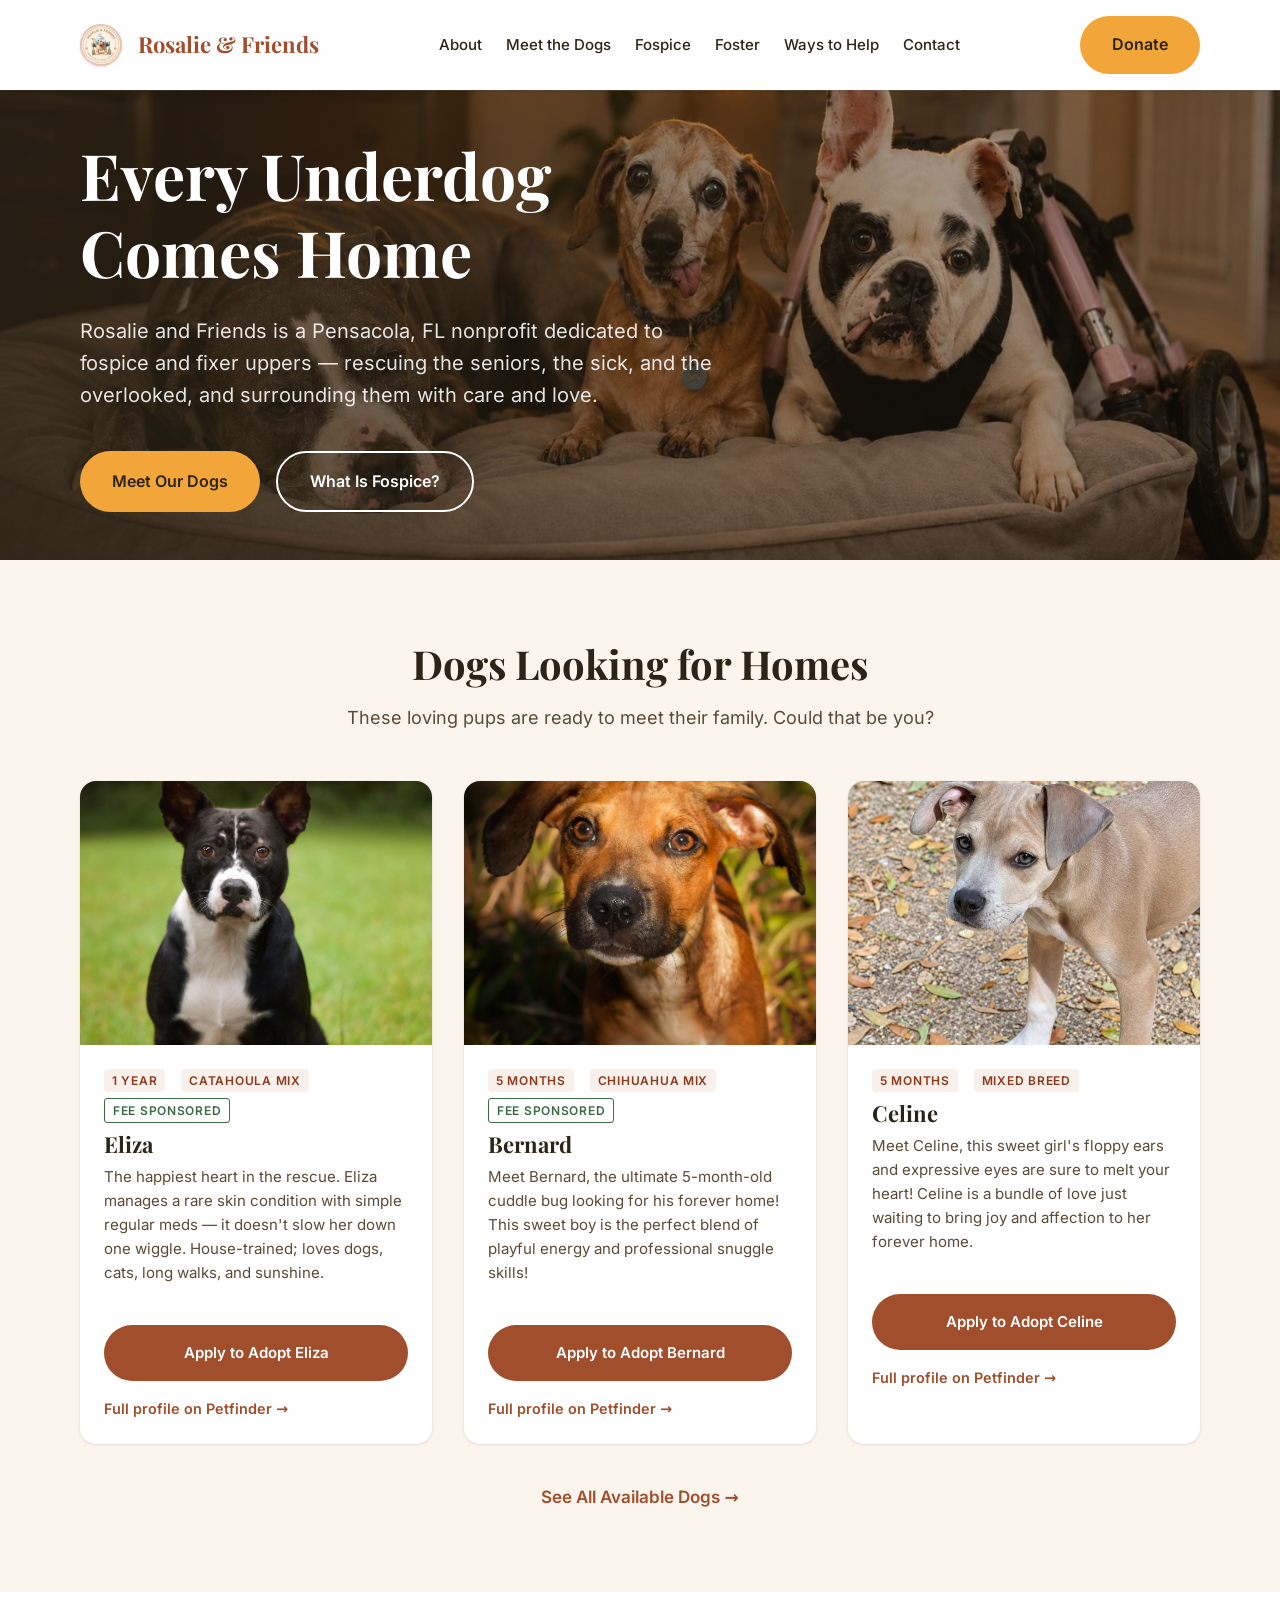
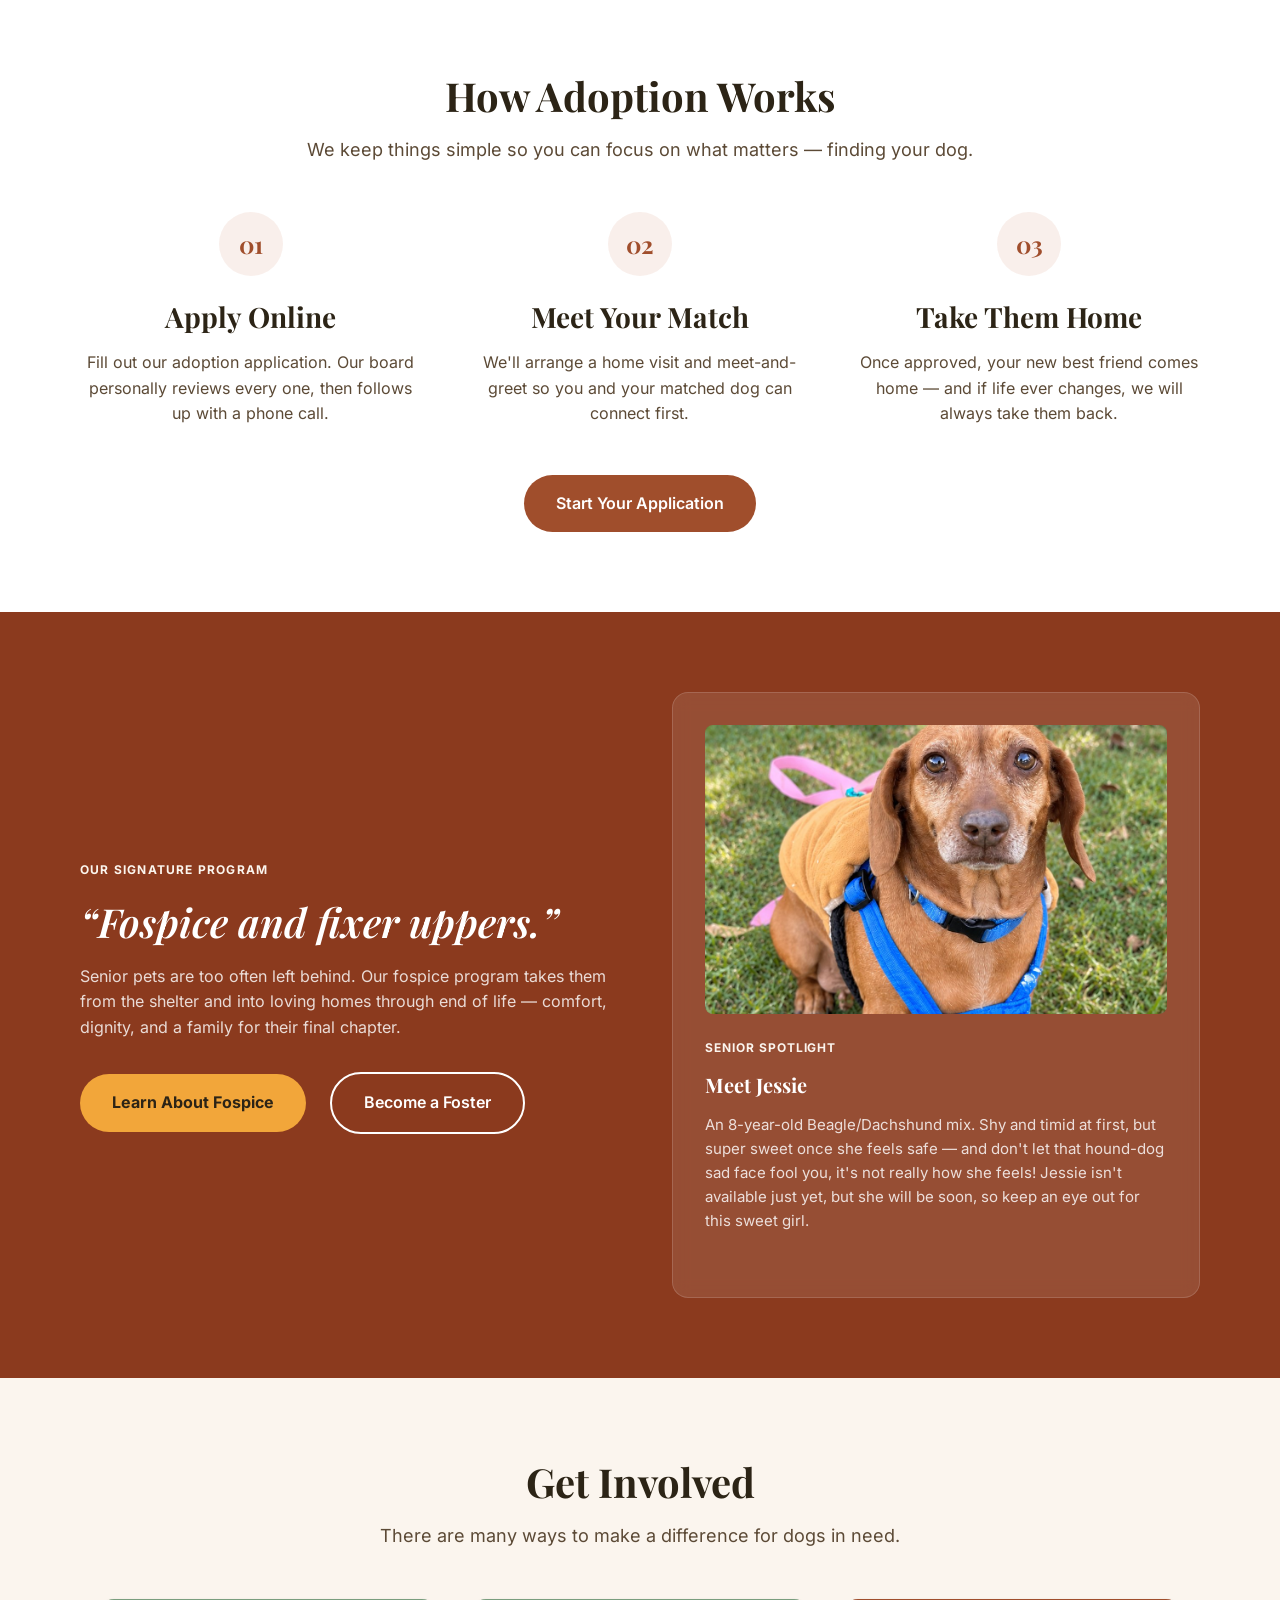
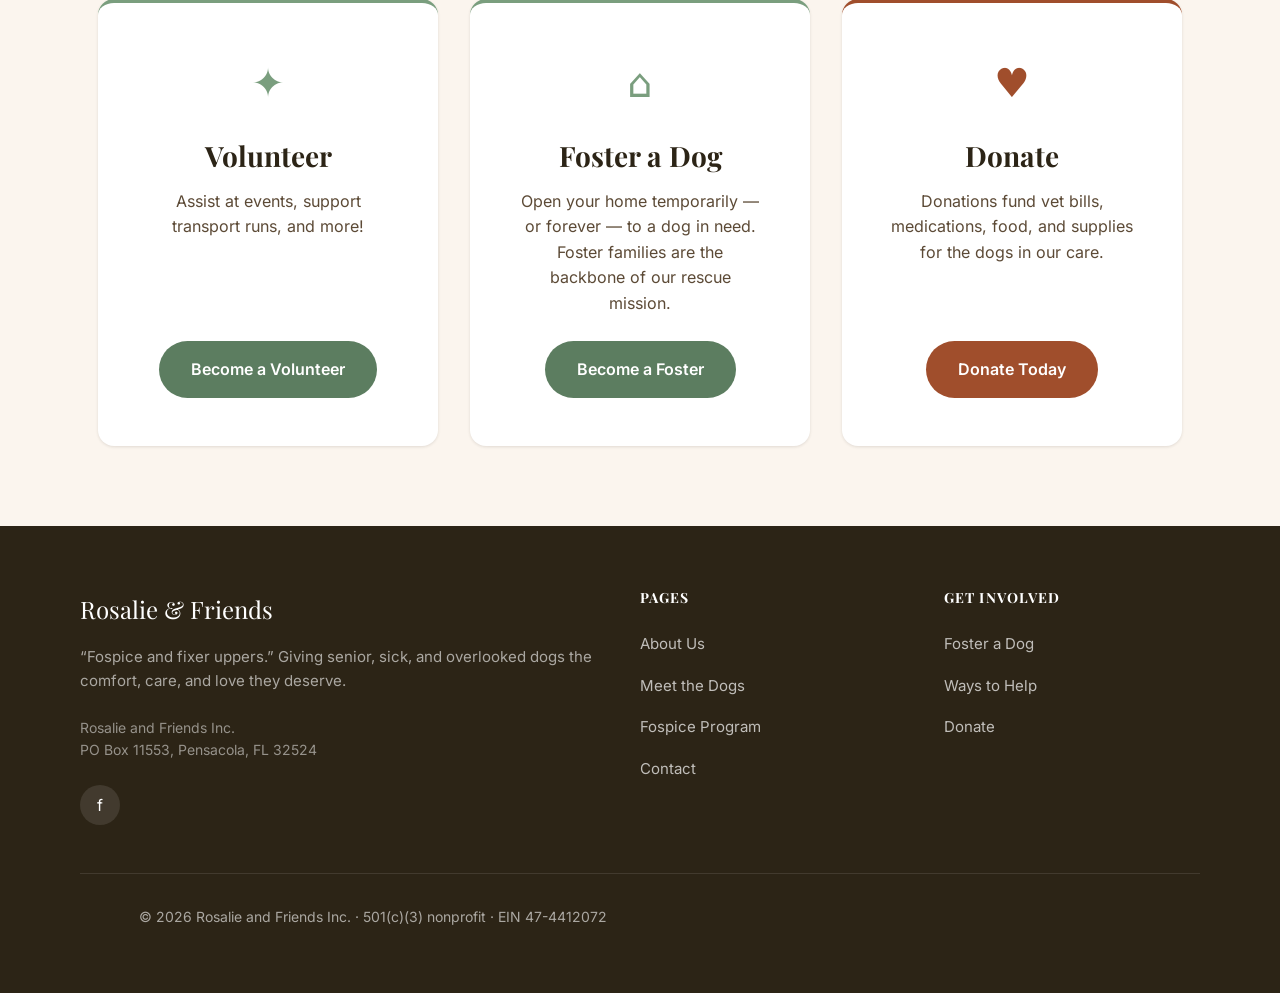
<file: index.html>
<!DOCTYPE html>
<html lang="en">
<head>
  <meta charset="UTF-8" />
  <meta name="viewport" content="width=device-width, initial-scale=1.0" />
  <title>Rosalie and Friends | Fospice &amp; Fixer Upper Dog Rescue, Pensacola FL</title>
  <meta name="description" content="Rosalie and Friends is a Pensacola, FL 501(c)(3) dog rescue dedicated to fospice and fixer uppers. Adopt, foster, or help a senior dog today." />
  <link rel="stylesheet" href="/css/fonts.css" />
  <link rel="stylesheet" href="/css/styles.css" />
  <link rel="icon" href="/favicon.ico" sizes="48x48" />
  <link rel="icon" type="image/png" sizes="32x32" href="/images/favicon-32.png" />
  <link rel="apple-touch-icon" href="/images/apple-touch-icon.png" />
  <link rel="canonical" href="https://rosalieandfriends.org" />
  <link rel="preload" as="image" imagesrcset="/images/hero-friends-640.jpg 640w, /images/hero-friends-828.jpg 828w, /images/hero-friends.jpg 1492w" imagesizes="100vw" fetchpriority="high" />
  <meta property="og:type" content="website" />
  <meta property="og:site_name" content="Rosalie and Friends" />
  <meta property="og:title" content="Rosalie and Friends | Fospice & Fixer Upper Dog Rescue, Pensacola FL" />
  <meta property="og:description" content="Rosalie and Friends is a Pensacola, FL 501(c)(3) dog rescue dedicated to fospice and fixer uppers. Adopt, foster, or help a senior dog today." />
  <meta property="og:url" content="https://rosalieandfriends.org" />
  <meta property="og:image" content="https://rosalieandfriends.org/images/og-image.jpg" />
  <meta property="og:image:width" content="1200" />
  <meta property="og:image:height" content="630" />
  <meta name="twitter:card" content="summary_large_image" />
  <script type="application/ld+json">
{"@context":"https://schema.org","@type":"NGO","name":"Rosalie and Friends Inc.",
"url":"https://rosalieandfriends.org","logo":"https://rosalieandfriends.org/images/apple-touch-icon.png",
"description":"Pensacola, FL 501(c)(3) dog rescue dedicated to fospice and fixer uppers.",
"email":"rosalieafm@gmail.com",
"address":{"@type":"PostalAddress","postOfficeBoxNumber":"11553","addressLocality":"Pensacola","addressRegion":"FL","postalCode":"32524","addressCountry":"US"},
"sameAs":["https://www.facebook.com/rosalieandfriends","https://www.petfinder.com/member/us/fl/milton/rosalie-and-friends-fl1850/"],
"taxID":"47-4412072","nonprofitStatus":"Nonprofit501c3"}
  </script>
</head>
<body>
  <a href="#main-content" class="skip-link">Skip to main content</a>
  <!-- NAVBAR -->
  <header class="navbar">
    <div class="container">
      <nav class="navbar__inner" aria-label="Primary">
        <a href="/" class="navbar__logo">
          <img src="/images/mascot.jpg" onerror="this.onerror=null;this.src='/images/mascot-placeholder.svg';" alt="" class="navbar__logo-img" />
          <span>Rosalie &amp; Friends</span>
        </a>
        <ul class="navbar__links">
          <li><a href="/about">About</a></li>
          <li><a href="/dogs">Meet the Dogs</a></li>
          <li><a href="/fospice">Fospice</a></li>
          <li><a href="/foster">Foster</a></li>
          <li><a href="/ways-to-help">Ways to Help</a></li>
          <li><a href="/contact">Contact</a></li>
        </ul>
        <a href="/ways-to-help#donate" class="btn btn-primary navbar__cta">Donate</a>
        <button class="navbar__hamburger" aria-label="Toggle navigation" aria-expanded="false" aria-controls="mobile-nav">
          <span></span><span></span><span></span>
        </button>
      </nav>
    </div>
  </header>

  <!-- MOBILE NAV OVERLAY -->
  <nav class="nav-overlay" id="mobile-nav" aria-label="Mobile navigation">
    <a href="/">Home</a>
    <a href="/about">About Us</a>
    <a href="/dogs">Meet the Dogs</a>
    <a href="/fospice">Fospice Program</a>
    <a href="/foster">Foster</a>
    <a href="/ways-to-help">Ways to Help</a>
    <a href="/contact">Contact</a>
    <a href="/ways-to-help#donate" class="btn btn-primary">Donate</a>
  </nav>

  <main id="main-content">
    <!-- HERO -->
    <section class="hero">
      <div class="hero__overlay"></div>
      <img
        src="/images/hero-friends.jpg"
        srcset="/images/hero-friends-640.jpg 640w, /images/hero-friends-828.jpg 828w, /images/hero-friends.jpg 1492w"
        sizes="100vw"
        fetchpriority="high"
        alt="Three rescued dogs resting together on a bed — a pit bull mix, a senior dachshund, and a French bulldog in a wheelchair"
        class="hero__bg"
      />
      <div class="container hero__content">
        <h1 class="hero__heading">Every Underdog<br>Comes Home</h1>
        <p class="hero__sub">Rosalie and Friends is a Pensacola, FL nonprofit dedicated to fospice and fixer uppers &mdash; rescuing the seniors, the sick, and the overlooked, and surrounding them with care and love.</p>
        <div class="hero__ctas">
          <a href="/dogs" class="btn btn-primary">Meet Our Dogs</a>
          <a href="/fospice" class="btn btn-outline">What Is Fospice?</a>
        </div>
      </div>
    </section>

    <!-- FEATURED DOGS -->
    <section class="section featured-dogs">
      <div class="container">
        <div class="section-header">
          <h2>Dogs Looking for Homes</h2>
          <p>These loving pups are ready to meet their family. Could that be you?</p>
        </div>
          <div class="dog-grid">
          <article class="dog-card">
            <img loading="lazy" src="/images/dogs/ELIZA-1.jpg" alt="Eliza, a 1-year-old Catahoula mix" class="dog-card__img" />
            <div class="dog-card__body">
              <div class="dog-card__meta">
                <span class="dog-card__tag">1 Year</span>
                <span class="dog-card__tag">Catahoula Mix</span>
                <span class="dog-card__tag dog-card__tag--sponsored">Fee Sponsored</span>
              </div>
              <h3 class="dog-card__name">Eliza</h3>
              <p class="dog-card__desc">The happiest heart in the rescue. Eliza manages a rare skin condition with simple regular meds &mdash; it doesn't slow her down one wiggle. House-trained; loves dogs, cats, long walks, and sunshine.</p>
              <a href="https://form.jotform.com/223268341300041" target="_blank" rel="noopener" class="btn btn-terracotta" style="margin-top: var(--space-2); font-size: 0.9375rem;">Apply to Adopt Eliza<span class="sr-only"> (opens in new tab)</span></a>
              <a href="https://www.petfinder.com/dog/liza-adc586bb-c146-40ec-a266-4b3897fb6acd/fl/milton/rosalie-and-friends-fl1850/details/" target="_blank" rel="noopener" class="dog-card__link">Full profile on Petfinder &rarr;</a>
            </div>
          </article>
        <article class="dog-card">
  <img loading="lazy" src="/images/dogs/Bernard.jpg" alt="Bernard, a 5-month-old Chihuahua mix" class="dog-card__img" />
  <div class="dog-card__body">
    <div class="dog-card__meta">
      <span class="dog-card__tag">5 Months</span>
      <span class="dog-card__tag">Chihuahua Mix</span>
      <span class="dog-card__tag dog-card__tag--sponsored">Fee Sponsored</span>
    </div>
    <h3 class="dog-card__name">Bernard</h3>
    <p class="dog-card__desc">Meet Bernard, the ultimate 5-month-old cuddle bug looking for his forever home! This sweet boy is the perfect blend of playful energy and professional snuggle skills!</p>
    <a href="https://form.jotform.com/223268341300041" target="_blank" rel="noopener" class="btn btn-terracotta" style="margin-top: var(--space-2); font-size: 0.9375rem;">Apply to Adopt Bernard<span class="sr-only"> (opens in new tab)</span></a>
    <a href="https://www.petfinder.com/dog/bernard-5bf7d12f-42e6-4619-8393-dc20165a9cc9/fl/milton/rosalie-and-friends-fl1850/details/" target="_blank" rel="noopener" class="dog-card__link">Full profile on Petfinder &rarr;</a>
  </div>
</article>
<article class="dog-card">
  <img loading="lazy" src="/images/dogs/CELINE.jpg" alt="Celine, a 5-month-old mixed breed" class="dog-card__img" />
  <div class="dog-card__body">
    <div class="dog-card__meta">
      <span class="dog-card__tag">5 Months</span>
      <span class="dog-card__tag">Mixed Breed</span>
    </div>
    <h3 class="dog-card__name">Celine</h3>
    <p class="dog-card__desc">Meet Celine, this sweet girl's floppy ears and expressive eyes are sure to melt your heart! Celine is a bundle of love just waiting to bring joy and affection to her forever home.</p>
    <a href="https://form.jotform.com/223268341300041" target="_blank" rel="noopener" class="btn btn-terracotta" style="margin-top: var(--space-2); font-size: 0.9375rem;">Apply to Adopt Celine<span class="sr-only"> (opens in new tab)</span></a>
    <a href="https://www.petfinder.com/dog/celine-04802c5f-664d-4f95-821c-dcf68dfebb33/fl/milton/rosalie-and-friends-fl1850/details/" target="_blank" rel="noopener" class="dog-card__link">Full profile on Petfinder &rarr;</a>
  </div>
</article>
    </div><div class="featured-dogs__more">
          <a href="/dogs" class="dog-grid__more">See All Available Dogs &rarr;</a>
        </div>
      </div>
    </section>

    <!-- HOW IT WORKS -->
    <section class="section how-it-works">
      <div class="container">
        <div class="section-header">
          <h2>How Adoption Works</h2>
          <p>We keep things simple so you can focus on what matters &mdash; finding your dog.</p>
        </div>
        <div class="steps-grid">
          <div class="step">
            <div class="step__icon" aria-hidden="true">01</div>
            <h3 class="step__title">Apply Online</h3>
            <p class="step__desc">Fill out our adoption application. Our board personally reviews every one, then follows up with a phone call.</p>
          </div>
          <div class="step">
            <div class="step__icon" aria-hidden="true">02</div>
            <h3 class="step__title">Meet Your Match</h3>
            <p class="step__desc">We'll arrange a home visit and meet-and-greet so you and your matched dog can connect first.</p>
          </div>
          <div class="step">
            <div class="step__icon" aria-hidden="true">03</div>
            <h3 class="step__title">Take Them Home</h3>
            <p class="step__desc">Once approved, your new best friend comes home &mdash; and if life ever changes, we will always take them back.</p>
          </div>
        </div>
        <div style="text-align:center; margin-top: var(--space-6);">
          <a href="https://form.jotform.com/223268341300041" target="_blank" rel="noopener" class="btn btn-terracotta">Start Your Application<span class="sr-only"> (opens in new tab)</span></a>
        </div>
      </div>
    </section>

    <!-- FOSPICE PROGRAM BAND -->
    <section class="section program-teaser">
      <div class="container">
        <div class="program-teaser__inner">
          <div class="program-teaser__text">
            <span class="program-teaser__label">Our Signature Program</span>
            <h2 class="motto">&ldquo;Fospice and fixer uppers.&rdquo;</h2>
            <p>Senior pets are too often left behind. Our fospice program takes them from the shelter and into loving homes through end of life &mdash; comfort, dignity, and a family for their final chapter.</p>
            <div class="program-teaser__ctas">
              <a href="/fospice" class="btn btn-amber">Learn About Fospice</a>
              <a href="/foster" class="btn btn-outline">Become a Foster</a>
            </div>
          </div>
          <div class="program-teaser__spotlight">
            <div class="spotlight-card">
              <img loading="lazy" src="/images/dogs/Jessie.png" alt="Jessie, an 8-year-old Beagle/Dachshund mix" class="spotlight-card__img" />
              <span class="spotlight-card__num">Senior Spotlight</span>
              <h3 class="spotlight-card__title">Meet Jessie</h3>
              <p class="spotlight-card__desc">An 8-year-old Beagle/Dachshund mix. Shy and timid at first, but super sweet once she feels safe — and don't let that hound-dog sad face fool you, it's not really how she feels! Jessie isn't available just yet, but she will be soon, so keep an eye out for this sweet girl.</p>
              
            </div>
          </div>
        </div>
      </div>
    </section>

    <!-- GET INVOLVED -->
    <section class="section get-involved">
      <div class="container">
        <div class="section-header">
          <h2>Get Involved</h2>
          <p>There are many ways to make a difference for dogs in need.</p>
        </div>
        <div class="involve-grid involve-grid--3">
          <div class="involve-card involve-card--volunteer">
            <div class="involve-card__icon" aria-hidden="true">&#10022;</div>
            <h3>Volunteer</h3>
            <p>Assist at events, support transport runs, and more!</p>
            <a href="/ways-to-help" class="btn btn-sage">Become a Volunteer</a>
          </div>
          <div class="involve-card involve-card--foster">
            <div class="involve-card__icon" aria-hidden="true">&#8962;</div>
            <h3>Foster a Dog</h3>
            <p>Open your home temporarily &mdash; or forever &mdash; to a dog in need. Foster families are the backbone of our rescue mission.</p>
            <a href="/foster" class="btn btn-sage">Become a Foster</a>
          </div>
          <div class="involve-card involve-card--accent">
            <div class="involve-card__icon" aria-hidden="true">&#9829;</div>
            <h3>Donate</h3>
            <p>Donations fund vet bills, medications, food, and supplies for the dogs in our care.</p>
            <a href="/ways-to-help#donate" class="btn btn-terracotta">Donate Today</a>
          </div>
        </div>
      </div>
    </section>
  </main>

  <!-- FOOTER -->
  <footer class="footer">
    <div class="container">
      <div class="footer__grid">
        <div class="footer__brand">
          <p class="footer__logo">Rosalie &amp; Friends</p>
          <p class="footer__tagline">&ldquo;Fospice and fixer uppers.&rdquo; Giving senior, sick, and overlooked dogs the comfort, care, and love they deserve.</p>
          <p class="footer__address">Rosalie and Friends Inc.<br />PO Box 11553, Pensacola, FL 32524</p>
          <div class="footer__social">
            <a href="https://www.facebook.com/rosalieandfriends" target="_blank" rel="noopener" aria-label="Facebook">f</a>
          </div>
        </div>
        <nav class="footer__nav" aria-label="Footer pages">
          <h2>Pages</h2>
          <ul>
            <li><a href="/about">About Us</a></li>
            <li><a href="/dogs">Meet the Dogs</a></li>
            <li><a href="/fospice">Fospice Program</a></li>
            <li><a href="/contact">Contact</a></li>
          </ul>
        </nav>
        <nav class="footer__nav" aria-label="Get involved">
          <h2>Get Involved</h2>
          <ul>
            <li><a href="/foster">Foster a Dog</a></li>
            <li><a href="/ways-to-help">Ways to Help</a></li>
            <li><a href="/ways-to-help#donate">Donate</a></li>
          </ul>
        </nav>
      </div>
      <div class="footer__bottom">
        <p>&copy; 2026 Rosalie and Friends Inc. &middot; 501(c)(3) nonprofit &middot; EIN 47-4412072</p>
      </div>
    </div>
  </footer>
  <script src="/js/main.js"></script>
</body>
</html>
</file>
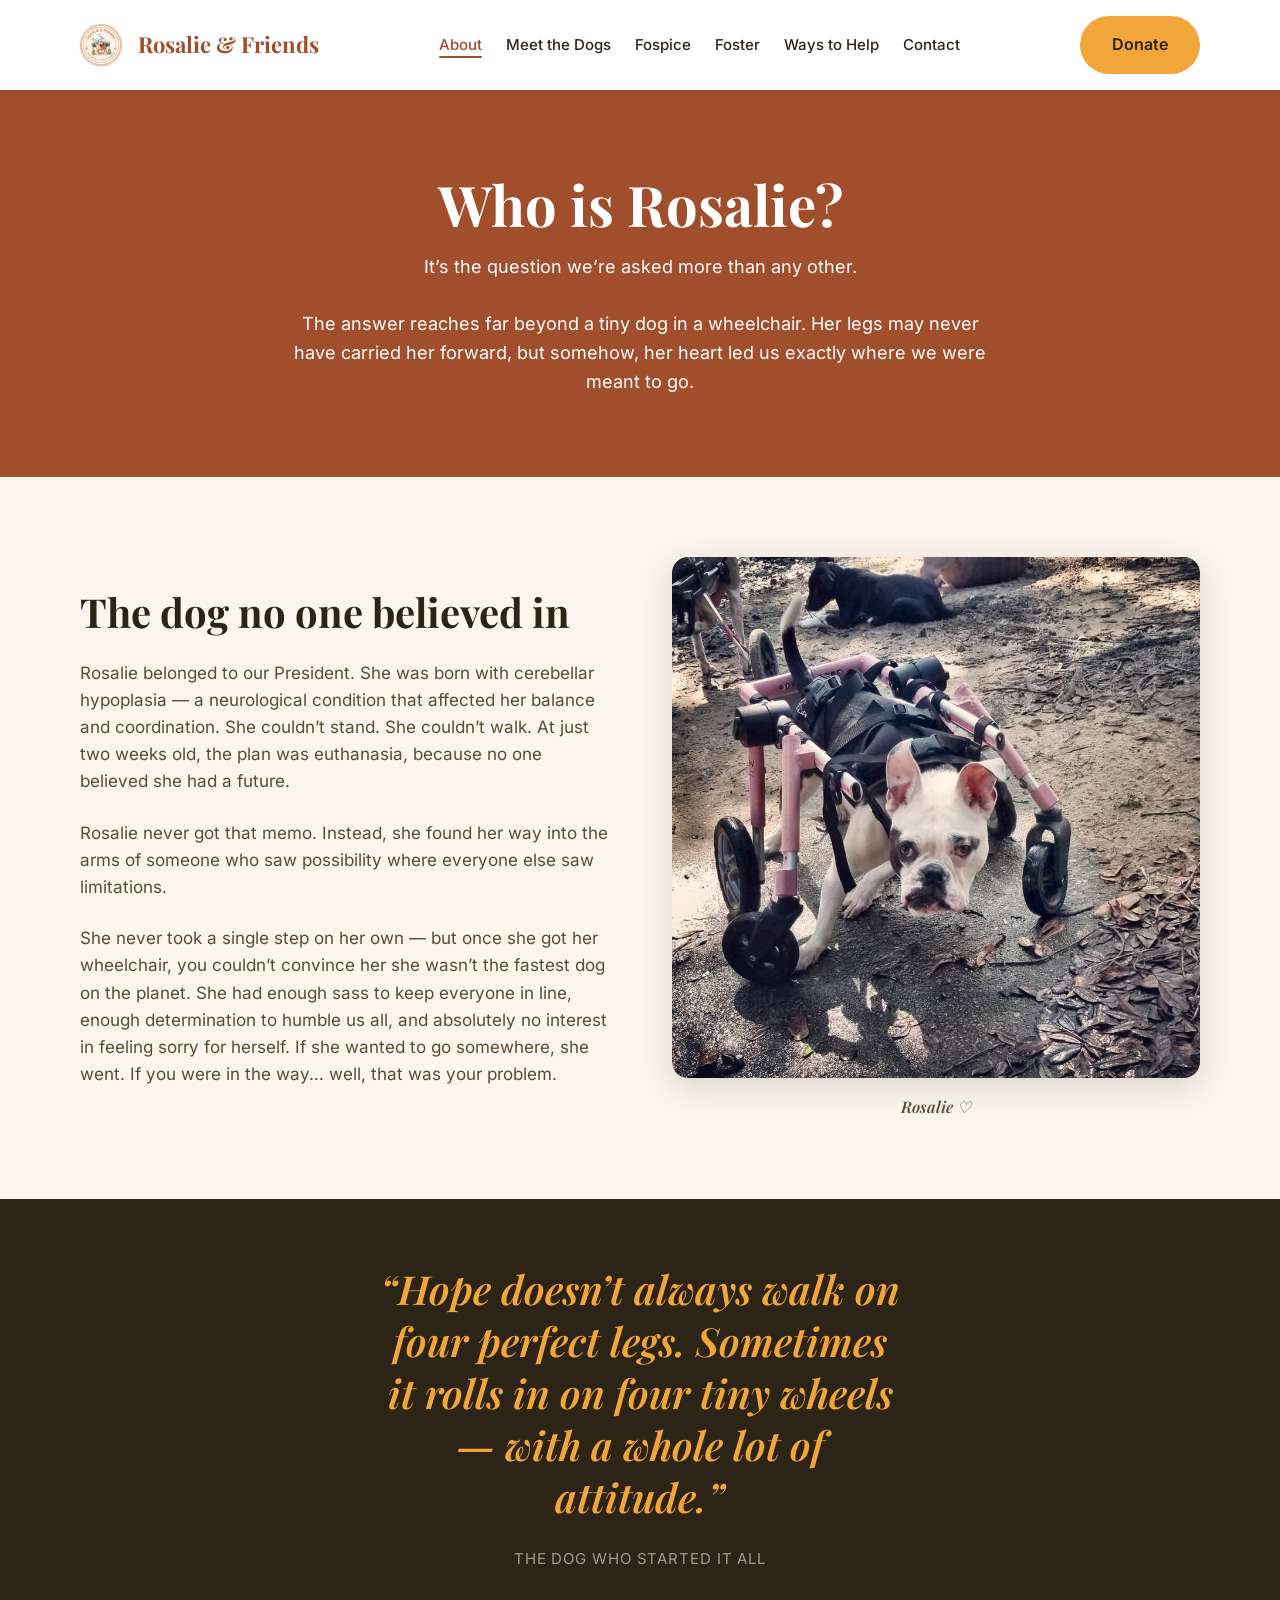
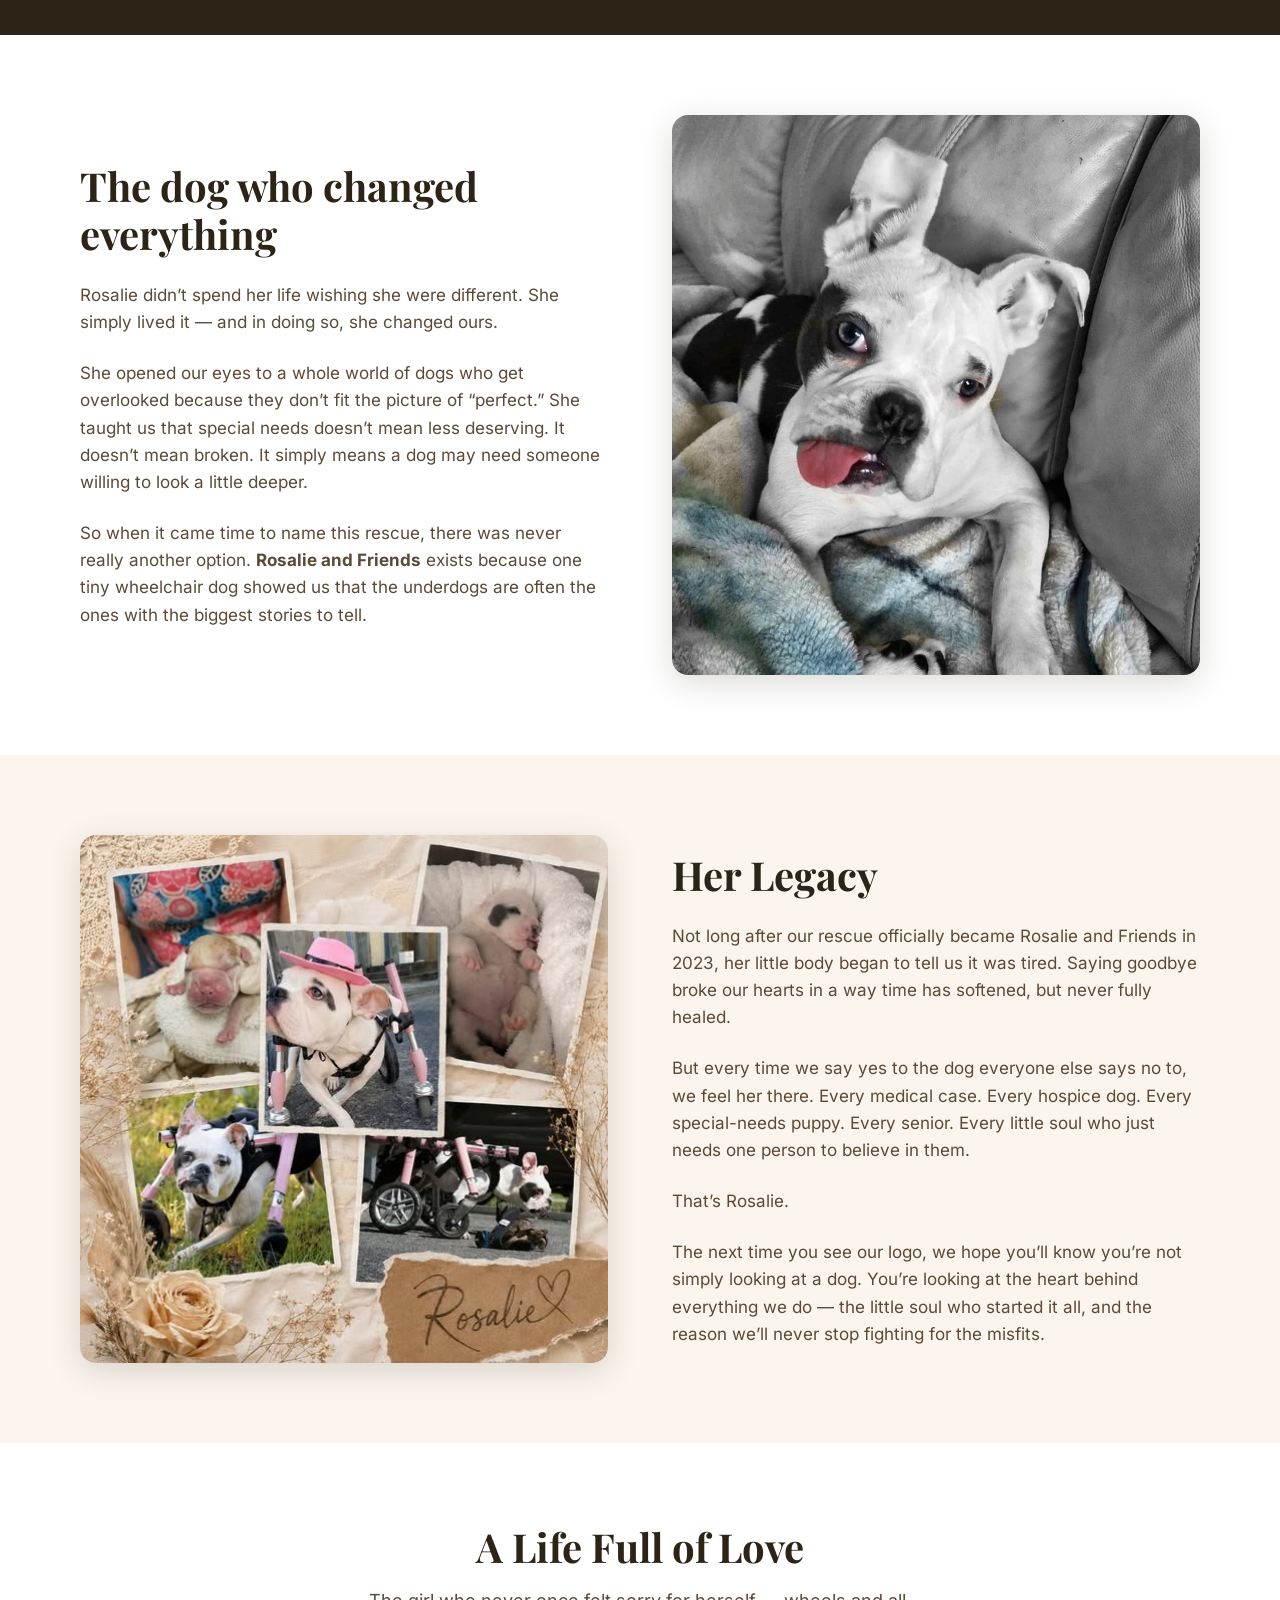
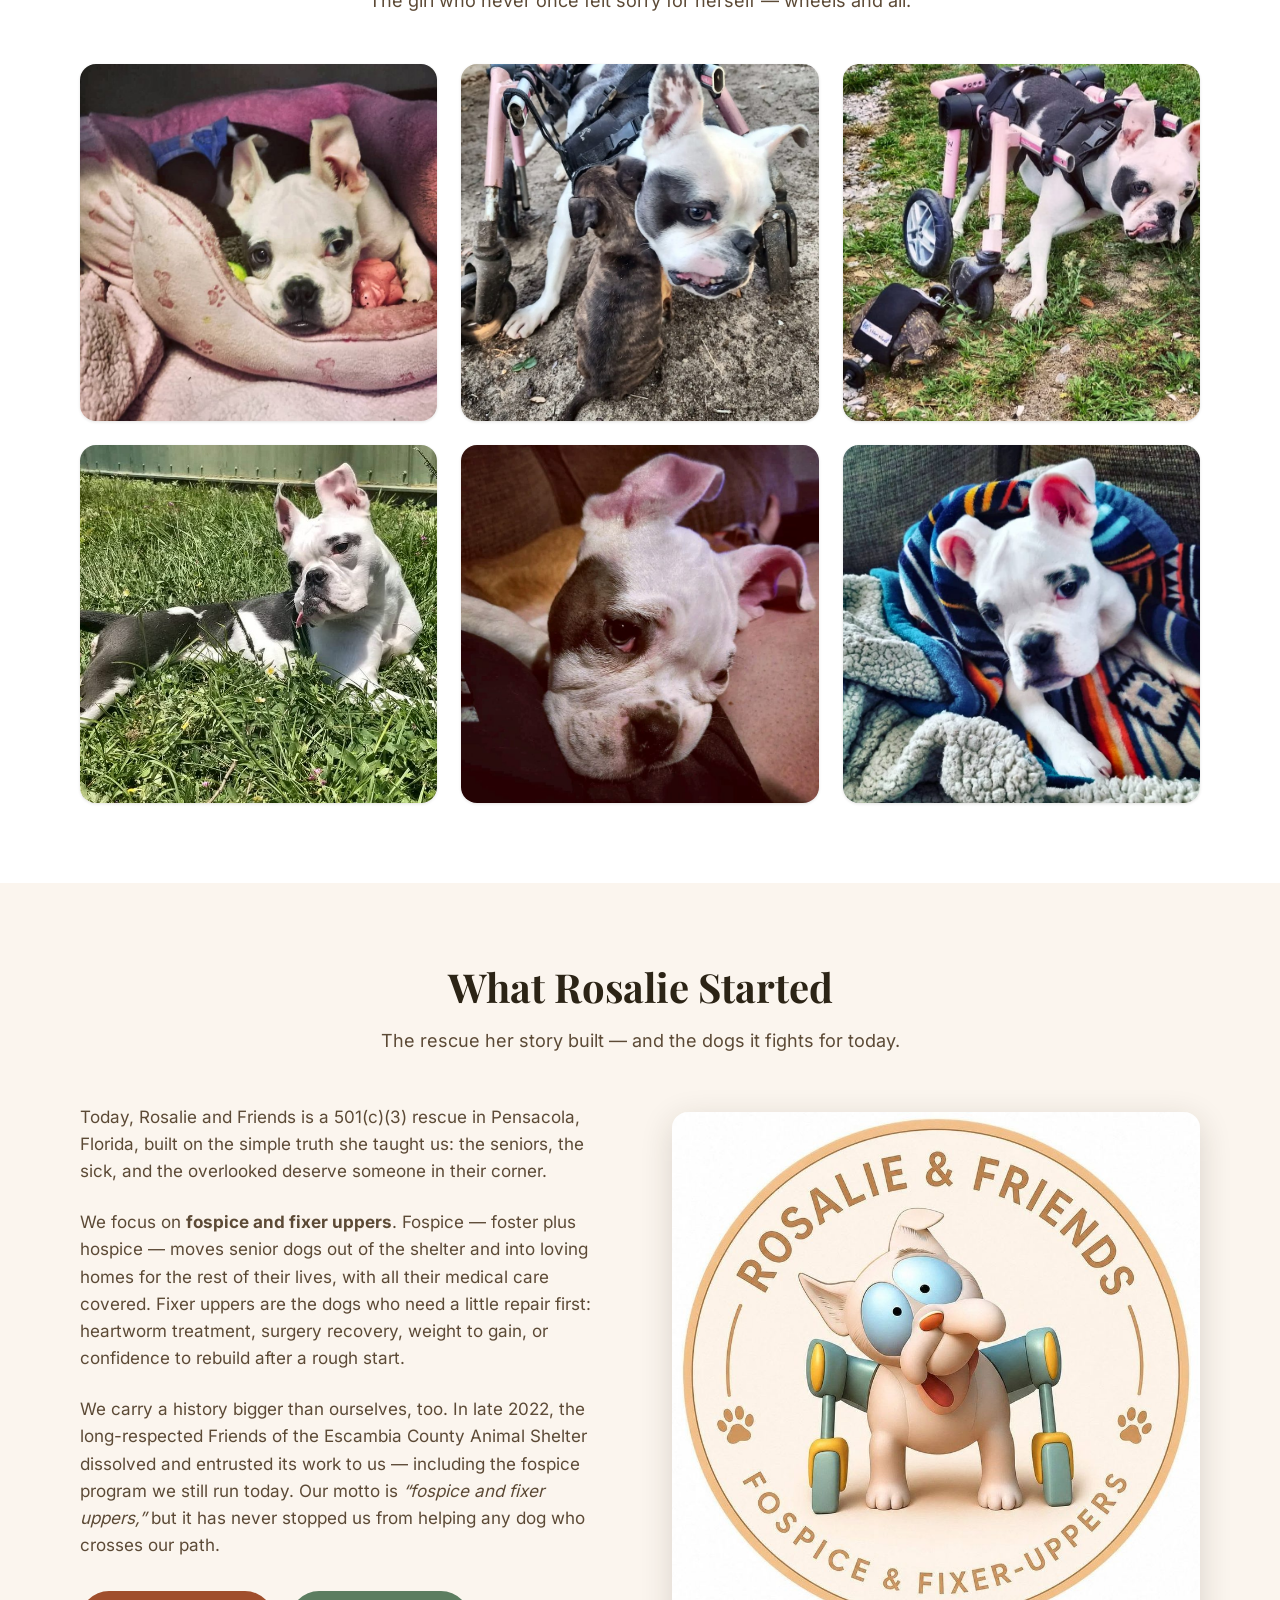
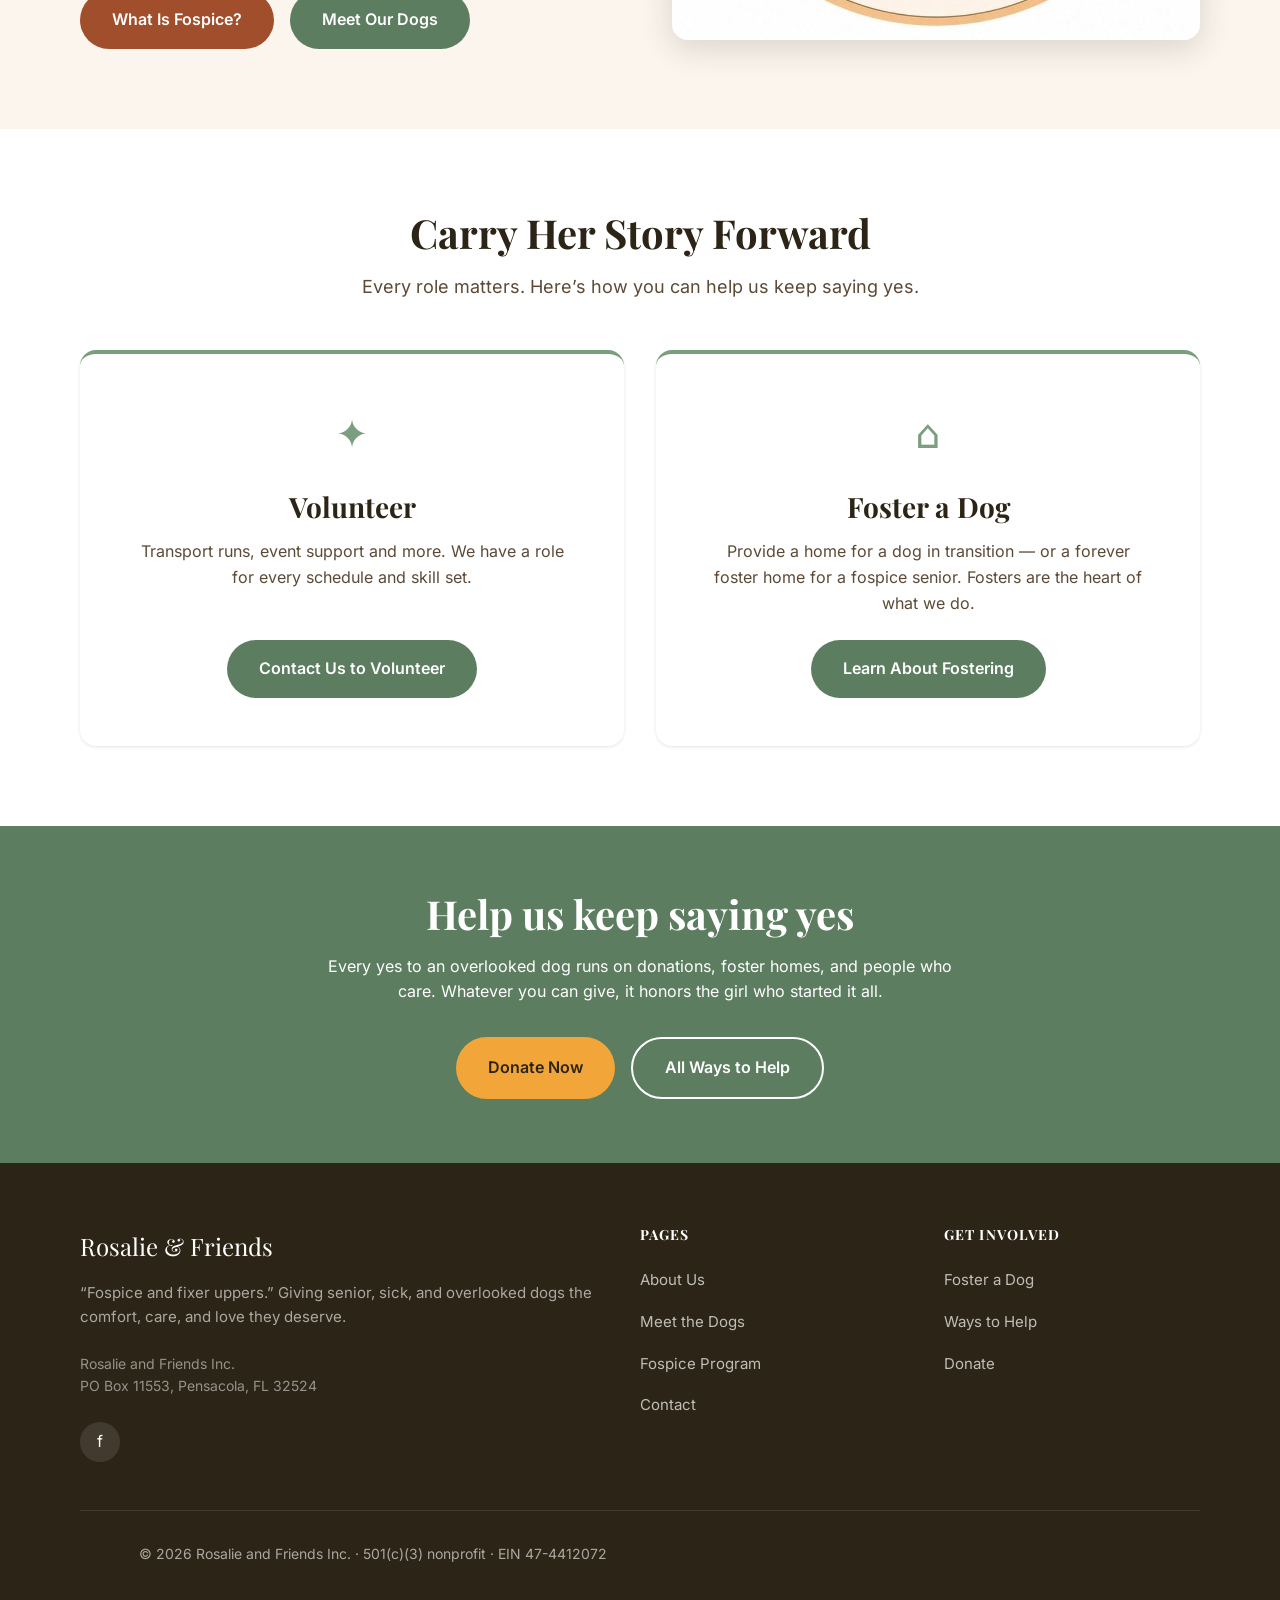
<file: about.html>
<!DOCTYPE html>
<html lang="en">
<head>
  <meta charset="UTF-8" />
  <meta name="viewport" content="width=device-width, initial-scale=1.0" />
  <title>About Us | Rosalie and Friends</title>
  <meta name="description" content="Meet Rosalie — the little wheelchair dog who started it all — and the fospice and fixer-upper dog rescue built in her honor in Pensacola, FL." />
  <link rel="stylesheet" href="/css/fonts.css" />
  <link rel="stylesheet" href="/css/styles.css" />
  <link rel="icon" href="/favicon.ico" sizes="48x48" />
  <link rel="icon" type="image/png" sizes="32x32" href="/images/favicon-32.png" />
  <link rel="apple-touch-icon" href="/images/apple-touch-icon.png" />
  <link rel="canonical" href="https://rosalieandfriends.org/about" />
  <meta property="og:type" content="website" />
  <meta property="og:site_name" content="Rosalie and Friends" />
  <meta property="og:title" content="About Us | Rosalie and Friends" />
  <meta property="og:description" content="Meet Rosalie — the little wheelchair dog who started it all — and the fospice and fixer-upper dog rescue built in her honor in Pensacola, FL." />
  <meta property="og:url" content="https://rosalieandfriends.org/about" />
  <meta property="og:image" content="https://rosalieandfriends.org/images/og-image.jpg" />
  <meta property="og:image:width" content="1200" />
  <meta property="og:image:height" content="630" />
  <meta name="twitter:card" content="summary_large_image" />
</head>
<body>
  <a href="#main-content" class="skip-link">Skip to main content</a>

  <header class="navbar">
    <div class="container">
      <nav class="navbar__inner" aria-label="Primary">
        <a href="/" class="navbar__logo">
          <img src="/images/mascot.jpg" onerror="this.onerror=null;this.src='/images/mascot-placeholder.svg';" alt="" class="navbar__logo-img" />
          <span>Rosalie &amp; Friends</span>
        </a>
        <ul class="navbar__links">
          <li><a href="/about" class="active">About</a></li>
          <li><a href="/dogs">Meet the Dogs</a></li>
          <li><a href="/fospice">Fospice</a></li>
          <li><a href="/foster">Foster</a></li>
          <li><a href="/ways-to-help">Ways to Help</a></li>
          <li><a href="/contact">Contact</a></li>
        </ul>
        <a href="/ways-to-help#donate" class="btn btn-primary navbar__cta">Donate</a>
        <button class="navbar__hamburger" aria-label="Toggle navigation" aria-expanded="false" aria-controls="mobile-nav">
          <span></span><span></span><span></span>
        </button>
      </nav>
    </div>
  </header>
  <nav class="nav-overlay" id="mobile-nav" aria-label="Mobile navigation">
    <a href="/">Home</a>
    <a href="/about">About Us</a>
    <a href="/dogs">Meet the Dogs</a>
    <a href="/fospice">Fospice Program</a>
    <a href="/foster">Foster</a>
    <a href="/ways-to-help">Ways to Help</a>
    <a href="/contact">Contact</a>
    <a href="/ways-to-help#donate" class="btn btn-primary">Donate</a>
  </nav>

  <main id="main-content">
    <!-- HERO: WHO IS ROSALIE? -->
    <section class="page-hero">
      <div class="container">
        <h1>Who is Rosalie?</h1>
        <p>It&rsquo;s the question we&rsquo;re asked more than any other.<br /><br />The answer reaches far beyond a tiny dog in a wheelchair. Her legs may never have carried her forward, but somehow, her heart led us exactly where we were meant to go.</p>
      </div>
    </section>

    <!-- STORY 1: THE DOG NO ONE BELIEVED IN -->
    <section class="section">
      <div class="container">
        <div class="story-grid">
          <div class="story-text">
            <h2>The dog no one believed in</h2>
            <p>Rosalie belonged to our President. She was born with cerebellar hypoplasia &mdash; a neurological condition that affected her balance and coordination. She couldn&rsquo;t stand. She couldn&rsquo;t walk. At just two weeks old, the plan was euthanasia, because no one believed she had a future.</p>
            <p style="margin-top: var(--space-3);">Rosalie never got that memo. Instead, she found her way into the arms of someone who saw possibility where everyone else saw limitations.</p>
            <p style="margin-top: var(--space-3);">She never took a single step on her own &mdash; but once she got her wheelchair, you couldn&rsquo;t convince her she wasn&rsquo;t the fastest dog on the planet. She had enough sass to keep everyone in line, enough determination to humble us all, and absolutely no interest in feeling sorry for herself. If she wanted to go somewhere, she went. If you were in the way&hellip; well, that was your problem.</p>
          </div>
          <div class="story-image">
            <img src="/images/rosalie-3.jpg" onerror="this.onerror=null;this.src='/images/mascot.jpg';" alt="Rosalie, a white bulldog, sitting proudly in her pink wheelchair" class="story-img" loading="lazy" />
            <p style="text-align:center; margin-top: var(--space-2); font-family: var(--font-heading); font-style: italic; color: var(--color-charcoal-light);">Rosalie &#9825;</p>
          </div>
        </div>
      </div>
    </section>

    <!-- QUOTE BAND -->
    <section class="quote-band">
      <div class="container">
        <p class="motto">&ldquo;Hope doesn&rsquo;t always walk on four perfect legs. Sometimes it rolls in on four tiny wheels &mdash; with a whole lot of attitude.&rdquo;</p>
        <p class="quote-band__attribution">The dog who started it all</p>
      </div>
    </section>

    <!-- STORY 2: THE DOG WHO CHANGED EVERYTHING -->
    <section class="section how-it-works">
      <div class="container">
        <div class="story-grid">
          <div class="story-text">
            <h2>The dog who changed everything</h2>
            <p>Rosalie didn&rsquo;t spend her life wishing she were different. She simply lived it &mdash; and in doing so, she changed ours.</p>
            <p style="margin-top: var(--space-3);">She opened our eyes to a whole world of dogs who get overlooked because they don&rsquo;t fit the picture of &ldquo;perfect.&rdquo; She taught us that special needs doesn&rsquo;t mean less deserving. It doesn&rsquo;t mean broken. It simply means a dog may need someone willing to look a little deeper.</p>
            <p style="margin-top: var(--space-3);">So when it came time to name this rescue, there was never really another option. <strong>Rosalie and Friends</strong> exists because one tiny wheelchair dog showed us that the underdogs are often the ones with the biggest stories to tell.</p>
          </div>
          <div class="story-image">
            <img src="/images/rosalie-7.jpg" alt="A black-and-white portrait of Rosalie resting on the couch, head tilted, tongue out" class="story-img" style="max-height: 560px; object-fit: cover; object-position: center 28%;" loading="lazy" />
          </div>
        </div>
      </div>
    </section>

    <!-- HER LEGACY -->
    <section class="section">
      <div class="container">
        <div class="story-grid story-grid--reverse">
          <div class="story-text">
            <h2>Her Legacy</h2>
            <p>Not long after our rescue officially became Rosalie and Friends in 2023, her little body began to tell us it was tired. Saying goodbye broke our hearts in a way time has softened, but never fully healed.</p>
            <p style="margin-top: var(--space-3);">But every time we say yes to the dog everyone else says no to, we feel her there. Every medical case. Every hospice dog. Every special-needs puppy. Every senior. Every little soul who just needs one person to believe in them.</p>
            <p style="margin-top: var(--space-3);">That&rsquo;s Rosalie.</p>
            <p style="margin-top: var(--space-3);">The next time you see our logo, we hope you&rsquo;ll know you&rsquo;re not simply looking at a dog. You&rsquo;re looking at the heart behind everything we do &mdash; the little soul who started it all, and the reason we&rsquo;ll never stop fighting for the misfits.</p>
          </div>
          <div class="story-image">
            <img src="/images/rosalie-about.jpg" alt="A keepsake collage of Rosalie — as a newborn, napping at home, and out in her pink wheelchair — with her name written in script" class="story-img" loading="lazy" />
          </div>
        </div>
      </div>
    </section>

    <!-- GALLERY: A LIFE FULL OF LOVE -->
    <section class="section how-it-works">
      <div class="container">
        <div class="section-header">
          <h2>A Life Full of Love</h2>
          <p>The girl who never once felt sorry for herself &mdash; wheels and all.</p>
        </div>
        <ul class="photo-gallery">
          <li><img src="/images/rosalie-5.jpg" alt="Rosalie as a tiny puppy, curled up in a soft pink blanket" loading="lazy" /></li>
          <li><img src="/images/rosalie-1.jpg" alt="Rosalie in her pink wheelchair, nose to nose with a puppy friend" loading="lazy" /></li>
          <li><img src="/images/rosalie-4.jpg" alt="Rosalie motoring across the grass in her wheelchair" loading="lazy" /></li>
          <li><img src="/images/rosalie-2.jpg" alt="Rosalie stretched out in the grass, tongue out, soaking up the sun" loading="lazy" /></li>
          <li><img src="/images/rosalie-6.jpg" alt="A close-up of Rosalie's face, resting contentedly" loading="lazy" /></li>
          <li><img src="/images/rosalie-8.jpg" alt="Rosalie snuggled deep in a pile of cozy blankets" loading="lazy" /></li>
        </ul>
      </div>
    </section>

    <!-- WHAT ROSALIE STARTED: MISSION + PROGRAMS -->
    <section class="section">
      <div class="container">
        <div class="section-header">
          <h2>What Rosalie Started</h2>
          <p>The rescue her story built &mdash; and the dogs it fights for today.</p>
        </div>
        <div class="story-grid">
          <div class="story-text">
            <p>Today, Rosalie and Friends is a 501(c)(3) rescue in Pensacola, Florida, built on the simple truth she taught us: the seniors, the sick, and the overlooked deserve someone in their corner.</p>
            <p style="margin-top: var(--space-3);">We focus on <strong>fospice and fixer uppers</strong>. Fospice &mdash; foster plus hospice &mdash; moves senior dogs out of the shelter and into loving homes for the rest of their lives, with all their medical care covered. Fixer uppers are the dogs who need a little repair first: heartworm treatment, surgery recovery, weight to gain, or confidence to rebuild after a rough start.</p>
            <p style="margin-top: var(--space-3);">We carry a history bigger than ourselves, too. In late 2022, the long-respected Friends of the Escambia County Animal Shelter dissolved and entrusted its work to us &mdash; including the fospice program we still run today. Our motto is <em>&ldquo;fospice and fixer uppers,&rdquo;</em> but it has never stopped us from helping any dog who crosses our path.</p>
            <div style="display:flex; gap: var(--space-2); flex-wrap:wrap; margin-top: var(--space-4);">
              <a href="/fospice" class="btn btn-terracotta">What Is Fospice?</a>
              <a href="/dogs" class="btn btn-sage">Meet Our Dogs</a>
            </div>
          </div>
          <div class="story-image">
            <img src="/images/mascot.jpg" onerror="this.onerror=null;this.src='/images/mascot-placeholder.svg';" alt="The Rosalie and Friends logo — a cartoon pup in a wheeled cart, ringed by the words Fospice and Fixer-Uppers" class="story-img" />
          </div>
        </div>
      </div>
    </section>

    <!-- GET INVOLVED -->
    <section class="section how-it-works">
      <div class="container">
        <div class="section-header">
          <h2>Carry Her Story Forward</h2>
          <p>Every role matters. Here&rsquo;s how you can help us keep saying yes.</p>
        </div>
        <div class="involve-grid">
          <div class="involve-card">
            <div class="involve-card__icon" aria-hidden="true">&#10022;</div>
            <h3>Volunteer</h3>
            <p>Transport runs, event support and more. We have a role for every schedule and skill set.</p>
            <a href="/contact" class="btn btn-sage">Contact Us to Volunteer</a>
          </div>
          <div class="involve-card">
            <div class="involve-card__icon" aria-hidden="true">&#8962;</div>
            <h3>Foster a Dog</h3>
            <p>Provide a home for a dog in transition &mdash; or a forever foster home for a fospice senior. Fosters are the heart of what we do.</p>
            <a href="/foster" class="btn btn-sage">Learn About Fostering</a>
          </div>
        </div>
      </div>
    </section>

    <!-- SUPPORT CTA -->
    <section class="adopt-cta-banner">
      <div class="container">
        <h2>Help us keep saying yes</h2>
        <p>Every yes to an overlooked dog runs on donations, foster homes, and people who care. Whatever you can give, it honors the girl who started it all.</p>
        <div style="display:flex; gap: var(--space-2); justify-content:center; flex-wrap:wrap; margin-top:var(--space-4);">
          <a href="/ways-to-help#donate" class="btn btn-primary">Donate Now</a>
          <a href="/ways-to-help" class="btn btn-outline">All Ways to Help</a>
        </div>
      </div>
    </section>
  </main>

  <footer class="footer">
    <div class="container">
      <div class="footer__grid">
        <div class="footer__brand">
          <p class="footer__logo">Rosalie &amp; Friends</p>
          <p class="footer__tagline">&ldquo;Fospice and fixer uppers.&rdquo; Giving senior, sick, and overlooked dogs the comfort, care, and love they deserve.</p>
          <p class="footer__address">Rosalie and Friends Inc.<br />PO Box 11553, Pensacola, FL 32524</p>
          <div class="footer__social">
            <a href="https://www.facebook.com/rosalieandfriends" target="_blank" rel="noopener" aria-label="Facebook">f</a>
          </div>
        </div>
        <nav class="footer__nav" aria-label="Footer pages">
          <h2>Pages</h2>
          <ul>
            <li><a href="/about">About Us</a></li>
            <li><a href="/dogs">Meet the Dogs</a></li>
            <li><a href="/fospice">Fospice Program</a></li>
            <li><a href="/contact">Contact</a></li>
          </ul>
        </nav>
        <nav class="footer__nav" aria-label="Get involved">
          <h2>Get Involved</h2>
          <ul>
            <li><a href="/foster">Foster a Dog</a></li>
            <li><a href="/ways-to-help">Ways to Help</a></li>
            <li><a href="/ways-to-help#donate">Donate</a></li>
          </ul>
        </nav>
      </div>
      <div class="footer__bottom">
        <p>&copy; 2026 Rosalie and Friends Inc. &middot; 501(c)(3) nonprofit &middot; EIN 47-4412072</p>
      </div>
    </div>
  </footer>

  <script src="/js/main.js"></script>
</body>
</html>
</file>
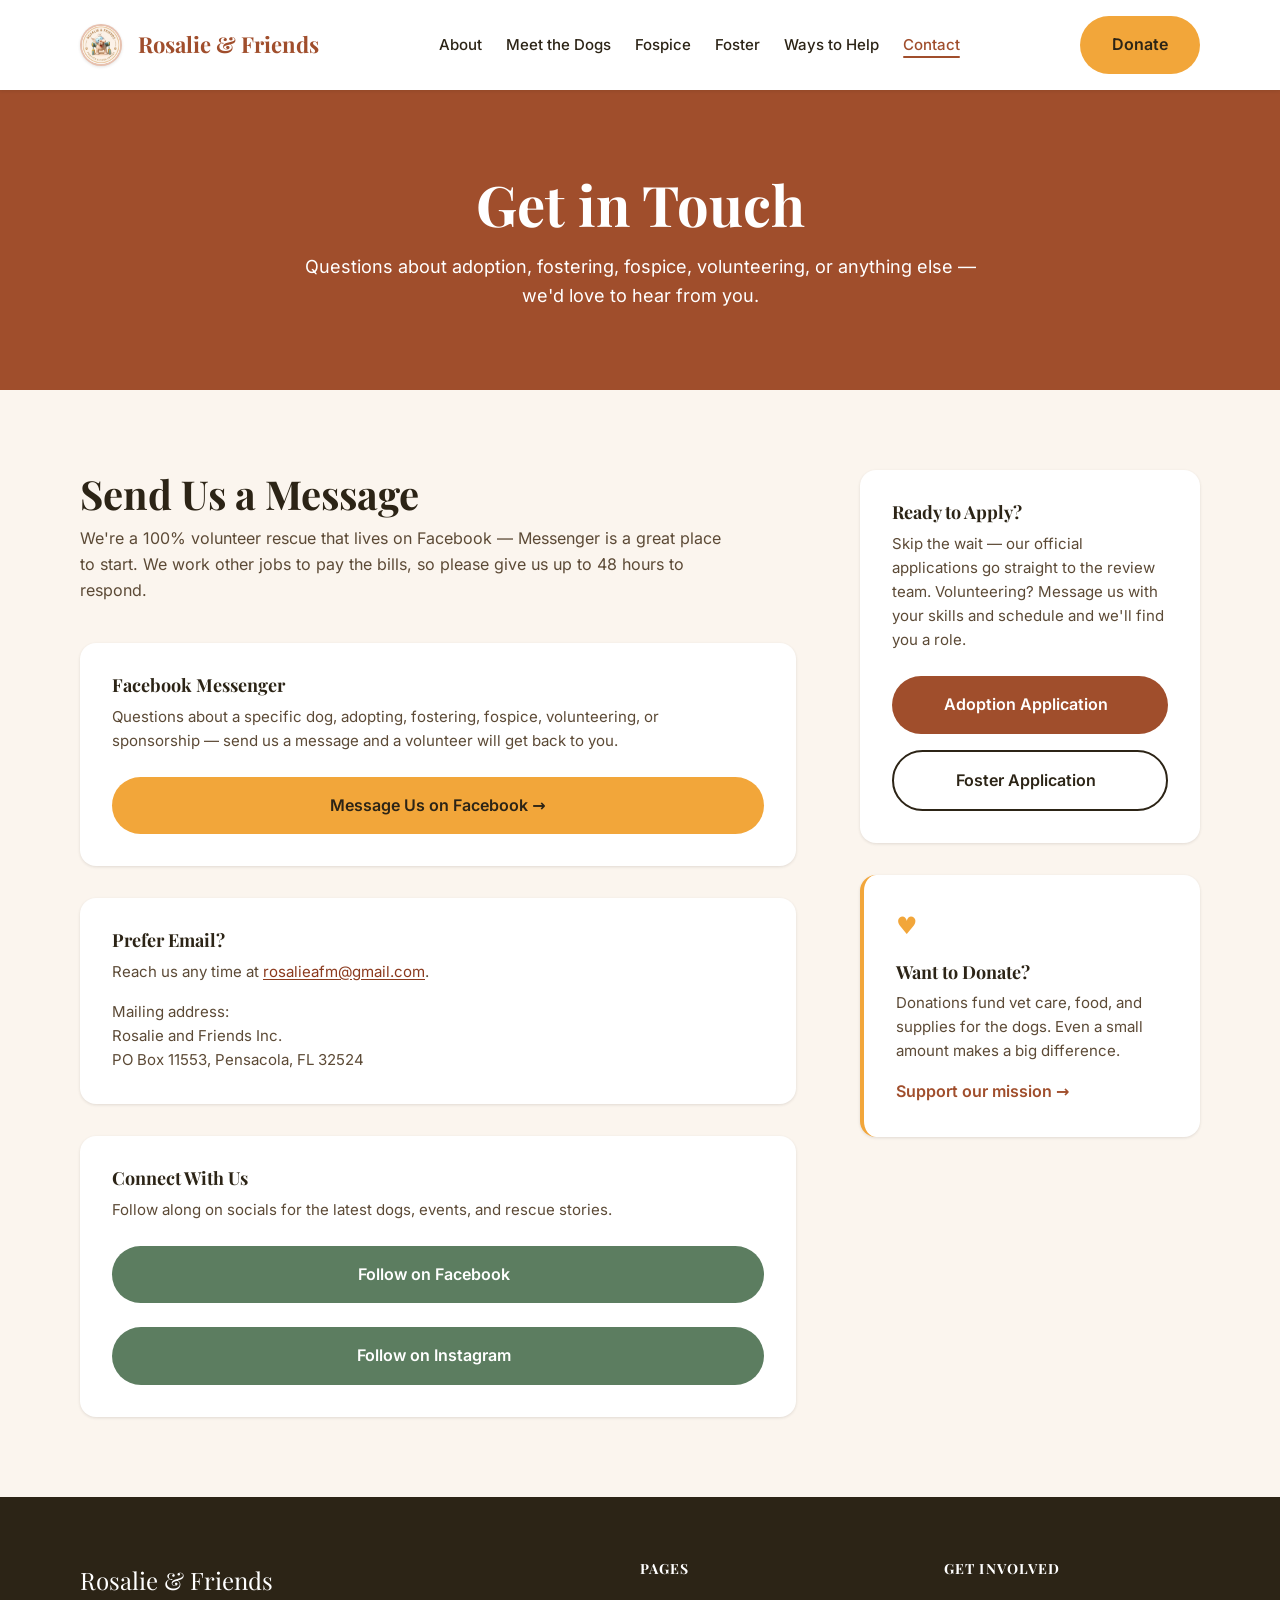
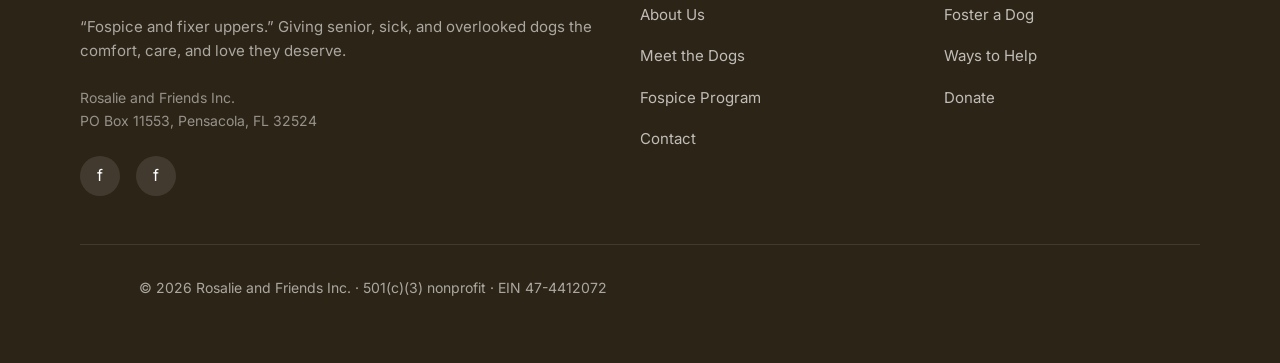
<file: contact.html>
<!DOCTYPE html>
<html lang="en">
<head>
  <meta charset="UTF-8" />
  <meta name="viewport" content="width=device-width, initial-scale=1.0" />
  <title>Contact | Rosalie and Friends</title>
  <meta name="description" content="Get in touch with Rosalie and Friends. Questions about adoption, fostering, the fospice program, volunteering, or general inquiries." />
  <link rel="stylesheet" href="/css/fonts.css" />
  <link rel="stylesheet" href="/css/styles.css" />
  <link rel="icon" href="/favicon.ico" sizes="48x48" />
  <link rel="icon" type="image/png" sizes="32x32" href="/images/favicon-32.png" />
  <link rel="apple-touch-icon" href="/images/apple-touch-icon.png" />
  <link rel="canonical" href="https://rosalieandfriends.org/contact" />
  <meta property="og:type" content="website" />
  <meta property="og:site_name" content="Rosalie and Friends" />
  <meta property="og:title" content="Contact | Rosalie and Friends" />
  <meta property="og:description" content="Get in touch with Rosalie and Friends. Questions about adoption, fostering, the fospice program, volunteering, or general inquiries." />
  <meta property="og:url" content="https://rosalieandfriends.org/contact" />
  <meta property="og:image" content="https://rosalieandfriends.org/images/og-image.jpg" />
  <meta property="og:image:width" content="1200" />
  <meta property="og:image:height" content="630" />
  <meta name="twitter:card" content="summary_large_image" />
</head>
<body>
  <a href="#main-content" class="skip-link">Skip to main content</a>

  <header class="navbar">
    <div class="container">
      <nav class="navbar__inner" aria-label="Primary">
        <a href="/" class="navbar__logo">
          <img src="/images/mascot.jpg" onerror="this.onerror=null;this.src='/images/mascot-placeholder.svg';" alt="" class="navbar__logo-img" />
          <span>Rosalie &amp; Friends</span>
        </a>
        <ul class="navbar__links">
          <li><a href="/about">About</a></li>
          <li><a href="/dogs">Meet the Dogs</a></li>
          <li><a href="/fospice">Fospice</a></li>
          <li><a href="/foster">Foster</a></li>
          <li><a href="/ways-to-help">Ways to Help</a></li>
          <li><a href="/contact">Contact</a></li>
        </ul>
        <a href="/ways-to-help#donate" class="btn btn-primary navbar__cta">Donate</a>
        <button class="navbar__hamburger" aria-label="Toggle navigation" aria-expanded="false" aria-controls="mobile-nav">
          <span></span><span></span><span></span>
        </button>
      </nav>
    </div>
  </header>
  <nav class="nav-overlay" id="mobile-nav" aria-label="Mobile navigation">
    <a href="/">Home</a>
    <a href="/about">About Us</a>
    <a href="/dogs">Meet the Dogs</a>
    <a href="/fospice">Fospice Program</a>
    <a href="/foster">Foster</a>
    <a href="/ways-to-help">Ways to Help</a>
    <a href="/contact">Contact</a>
    <a href="/ways-to-help#donate" class="btn btn-primary">Donate</a>
  </nav>

  <main id="main-content">
    <section class="page-hero">
      <div class="container">
        <h1>Get in Touch</h1>
        <p>Questions about adoption, fostering, fospice, volunteering, or anything else &mdash; we'd love to hear from you.</p>
      </div>
    </section>

    <section class="section">
      <div class="container">
        <div class="contact-layout">
          <!-- MESSAGE US -->
          <div class="contact-form-wrap">
            <h2>Send Us a Message</h2>
            <p style="color: var(--color-charcoal-light); margin-bottom: var(--space-5);">We're a 100% volunteer rescue that lives on Facebook &mdash; Messenger is a great place to start. We work other jobs to pay the bills, so please give us up to 48 hours to respond.</p>
            <div class="contact-info-card">
              <h3>Facebook Messenger</h3>
              <p>Questions about a specific dog, adopting, fostering, fospice, volunteering, or sponsorship &mdash; send us a message and a volunteer will get back to you.</p>
              <a href="https://m.me/rosalieandfriends" target="_blank" rel="noopener" class="btn btn-primary" style="margin-top: var(--space-3); width: 100%; justify-content: center;">
                Message Us on Facebook &rarr;
              </a>
            </div>
            <div class="contact-info-card" style="margin-top: var(--space-4);">
              <h3>Prefer Email?</h3>
              <p>Reach us any time at <a href="mailto:rosalieafm@gmail.com">rosalieafm@gmail.com</a>.</p>
              <p style="margin-top: var(--space-2);">Mailing address:<br />Rosalie and Friends Inc.<br />PO Box 11553, Pensacola, FL 32524</p>
            </div>
            <div class="contact-info-card" style="margin-top: var(--space-4);">
              <h3>Connect With Us</h3>
              <p>Follow along on socials for the latest dogs, events, and rescue stories.</p>
              <a href="https://www.facebook.com/rosalieandfriends" target="_blank" rel="noopener" class="btn btn-sage" style="margin-top: var(--space-3); width: 100%; justify-content: center;">
                Follow on Facebook<span class="sr-only"> (opens in new tab)</span>
              </a>
              <a href="https://www.instagram.com/rosaliefriends" target="_blank" rel="noopener" class="btn btn-sage" style="margin-top: var(--space-3); width: 100%; justify-content: center;">
                Follow on Instagram<span class="sr-only"> (opens in new tab)</span>
              </a>
            </div>
          </div>

          <!-- SIDEBAR INFO -->
          <aside class="contact-info">
            <div class="contact-info-card">
              <h3>Ready to Apply?</h3>
              <p>Skip the wait &mdash; our official applications go straight to the review team. Volunteering? Message us with your skills and schedule and we'll find you a role.</p>
              <a href="https://form.jotform.com/223268341300041" target="_blank" rel="noopener" class="btn btn-terracotta" style="margin-top: var(--space-3); width: 100%; justify-content: center;">
                Adoption Application<span class="sr-only"> (opens in new tab)</span>
              </a>
              <a href="https://fb.jotform.com/223377576549168" target="_blank" rel="noopener" class="btn btn-outline-dark" style="margin-top: var(--space-2); width: 100%; justify-content: center;">
                Foster Application<span class="sr-only"> (opens in new tab)</span>
              </a>
            </div>
            <div class="contact-info-card donate-nudge" style="margin-top: var(--space-4);">
              <span class="donate-nudge__icon" aria-hidden="true">&#9829;</span>
              <h3>Want to Donate?</h3>
              <p>Donations fund vet care, food, and supplies for the dogs. Even a small amount makes a big difference.</p>
              <a href="/ways-to-help#donate" class="donate-nudge__link">Support our mission &rarr;</a>
            </div>
          </aside>
        </div>
      </div>
    </section>
  </main>

  <footer class="footer">
    <div class="container">
      <div class="footer__grid">
        <div class="footer__brand">
          <p class="footer__logo">Rosalie &amp; Friends</p>
          <p class="footer__tagline">&ldquo;Fospice and fixer uppers.&rdquo; Giving senior, sick, and overlooked dogs the comfort, care, and love they deserve.</p>
          <p class="footer__address">Rosalie and Friends Inc.<br />PO Box 11553, Pensacola, FL 32524</p>
          <div class="footer__social">
            <a href="https://www.facebook.com/rosalieandfriends" target="_blank" rel="noopener" aria-label="Facebook">f</a>
            <a href="https://www.instagram.com/rosaliefriends" target="_blank" rel="noopener" aria-label="Instagram">f</a>
          </div>
        </div>
        <nav class="footer__nav" aria-label="Footer pages">
          <h2>Pages</h2>
          <ul>
            <li><a href="/about">About Us</a></li>
            <li><a href="/dogs">Meet the Dogs</a></li>
            <li><a href="/fospice">Fospice Program</a></li>
            <li><a href="/contact">Contact</a></li>
          </ul>
        </nav>
        <nav class="footer__nav" aria-label="Get involved">
          <h2>Get Involved</h2>
          <ul>
            <li><a href="/foster">Foster a Dog</a></li>
            <li><a href="/ways-to-help">Ways to Help</a></li>
            <li><a href="/ways-to-help#donate">Donate</a></li>
          </ul>
        </nav>
      </div>
      <div class="footer__bottom">
        <p>&copy; 2026 Rosalie and Friends Inc. &middot; 501(c)(3) nonprofit &middot; EIN 47-4412072</p>
      </div>
    </div>
  </footer>

  <script src="/js/main.js"></script>
  <script>
    const form = document.querySelector('.contact-form');
    const submitBtn = form && form.querySelector('.form-submit');

    if (form && submitBtn) {
      form.addEventListener('submit', (e) => {
        e.preventDefault();
        submitBtn.textContent = 'Message Sent!';
        submitBtn.disabled = true;
        submitBtn.style.backgroundColor = 'var(--color-sage)';
        setTimeout(() => {
          submitBtn.textContent = 'Send Message';
          submitBtn.disabled = false;
          submitBtn.style.backgroundColor = '';
          form.reset();
        }, 3000);
      });
    }
  </script>
</body>
</html>
</file>
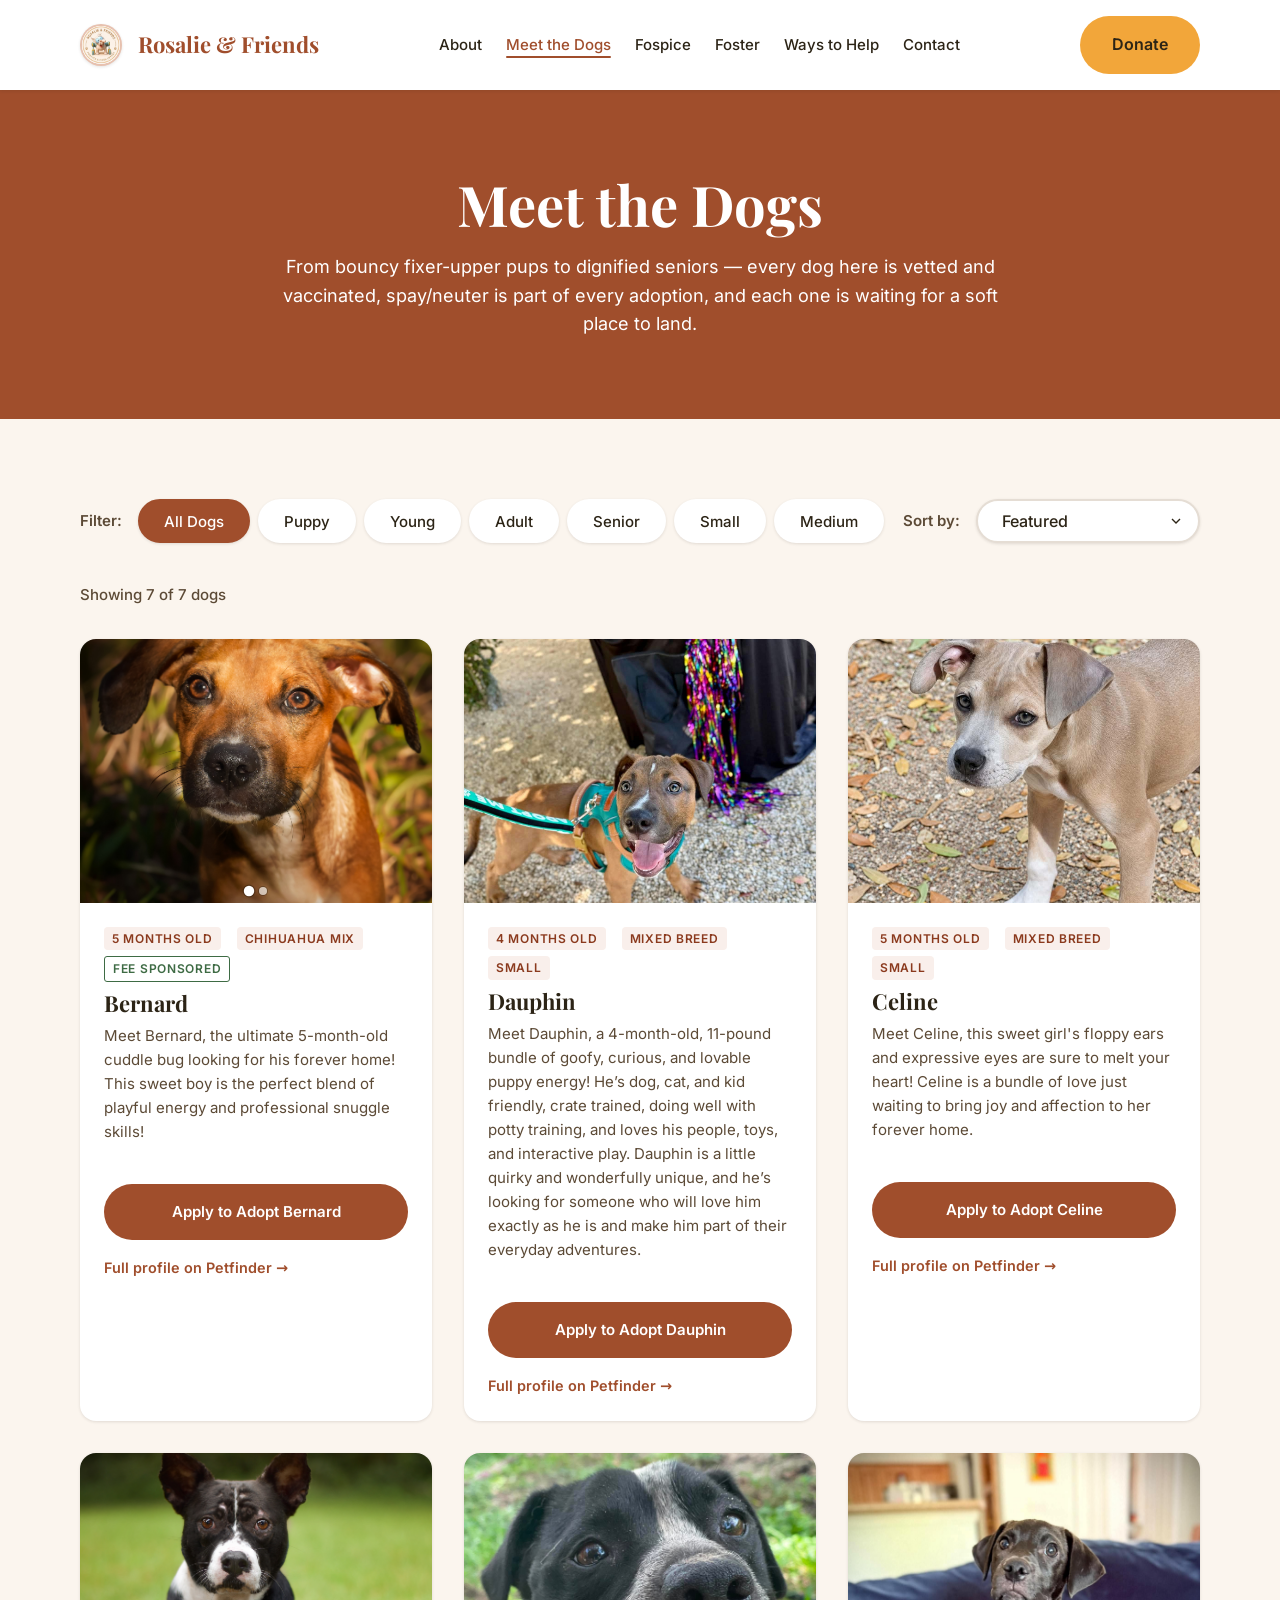
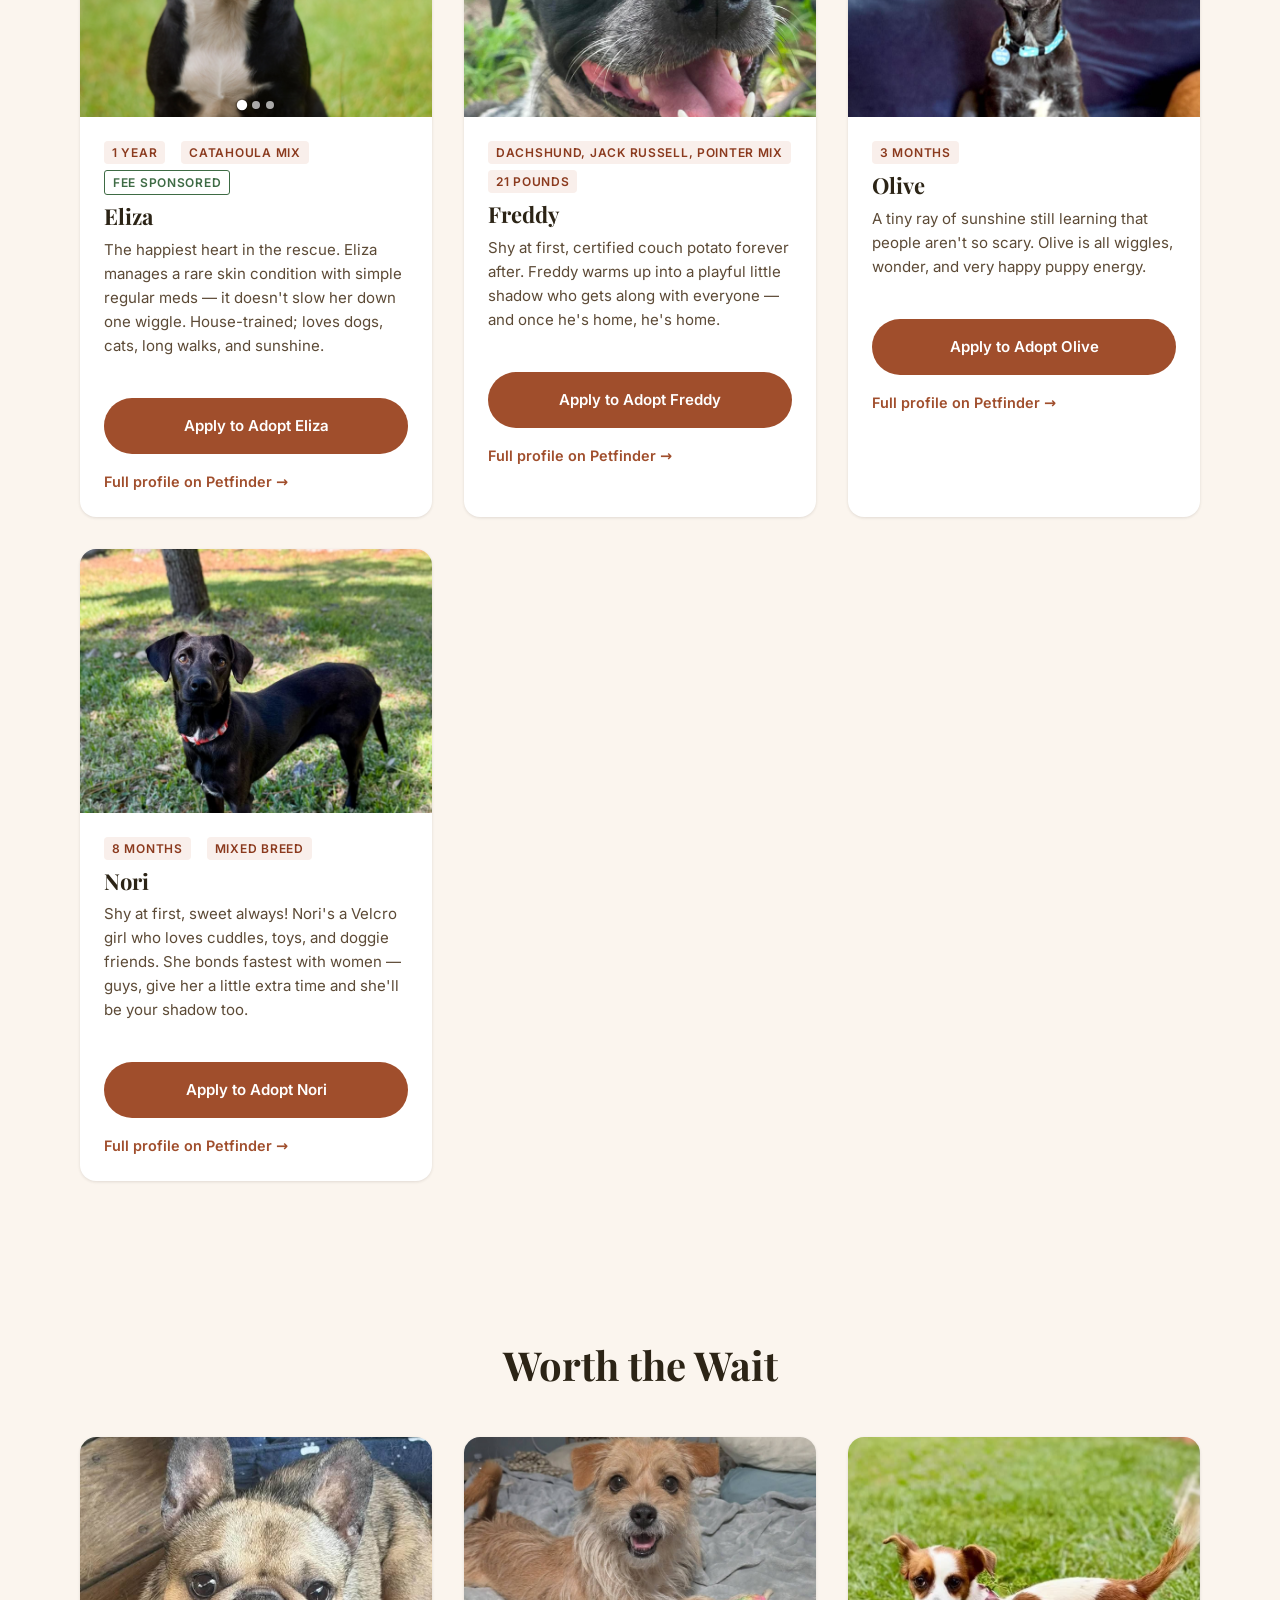
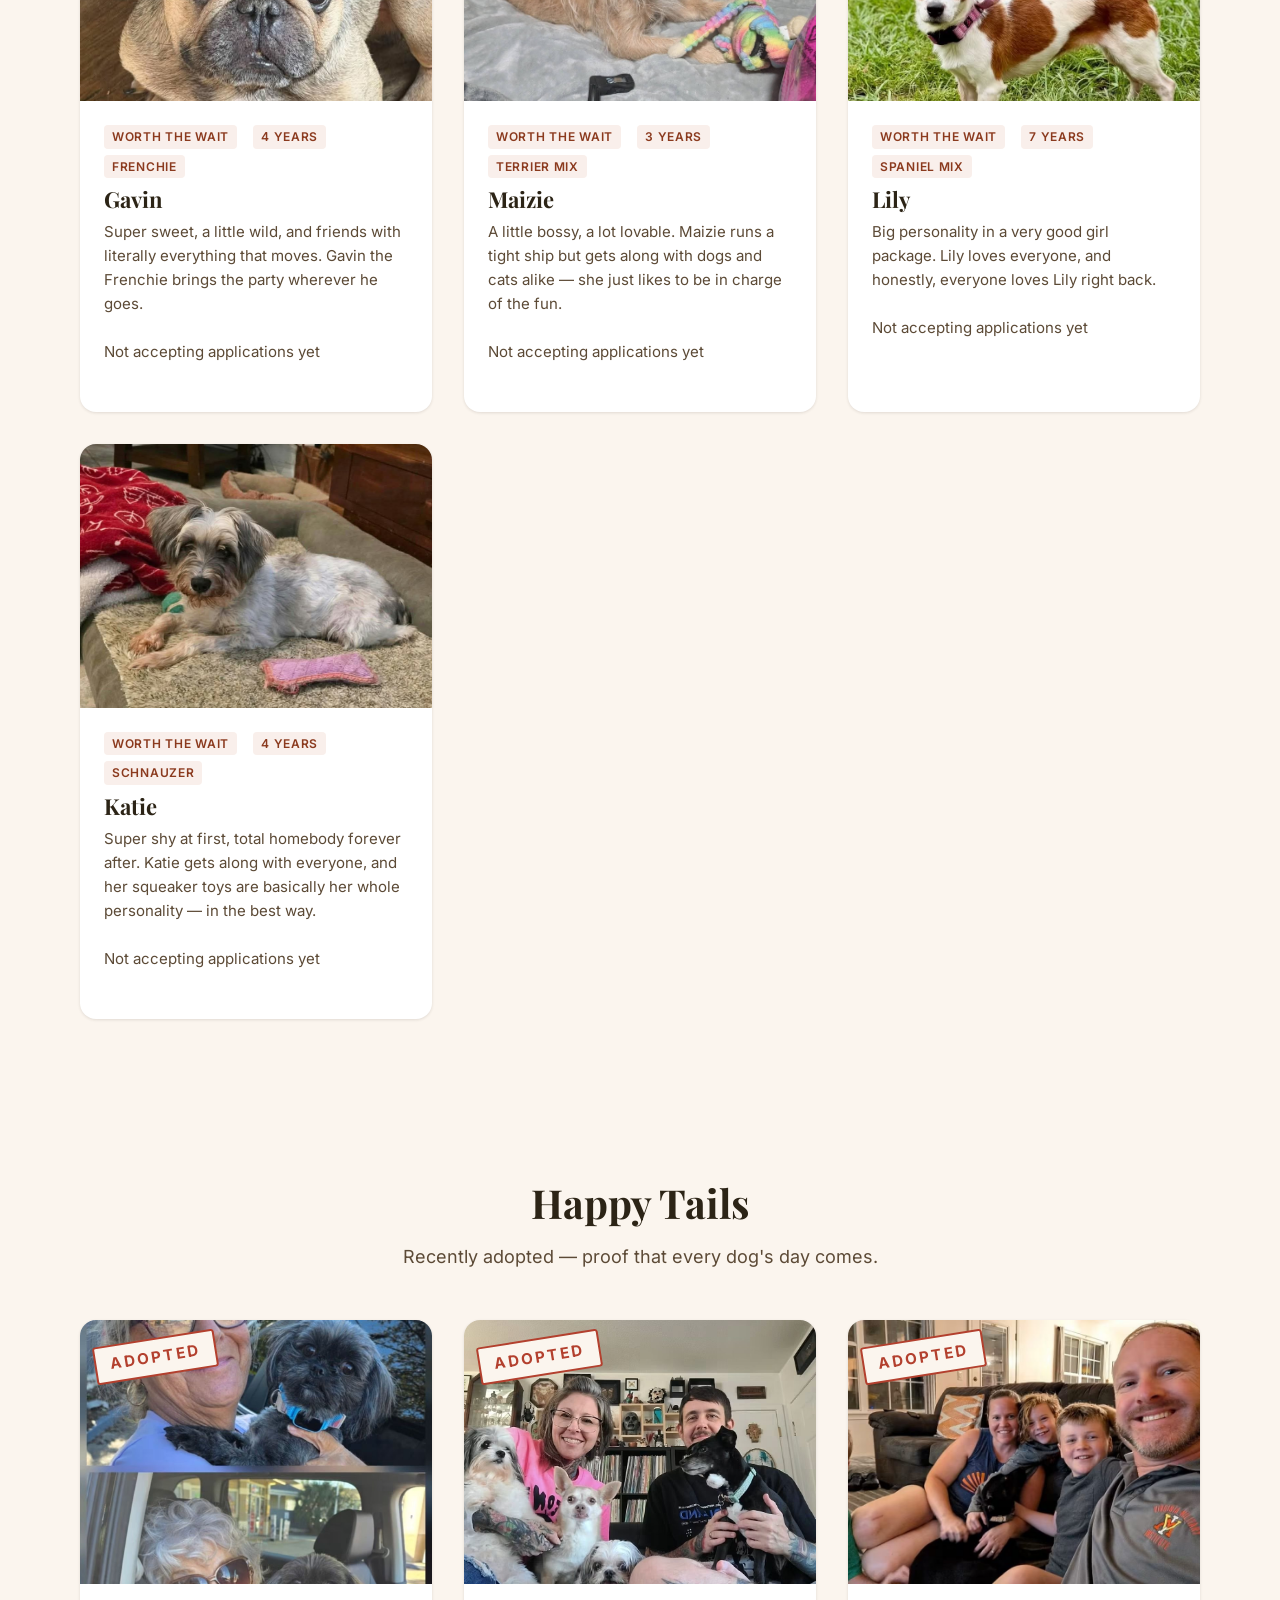
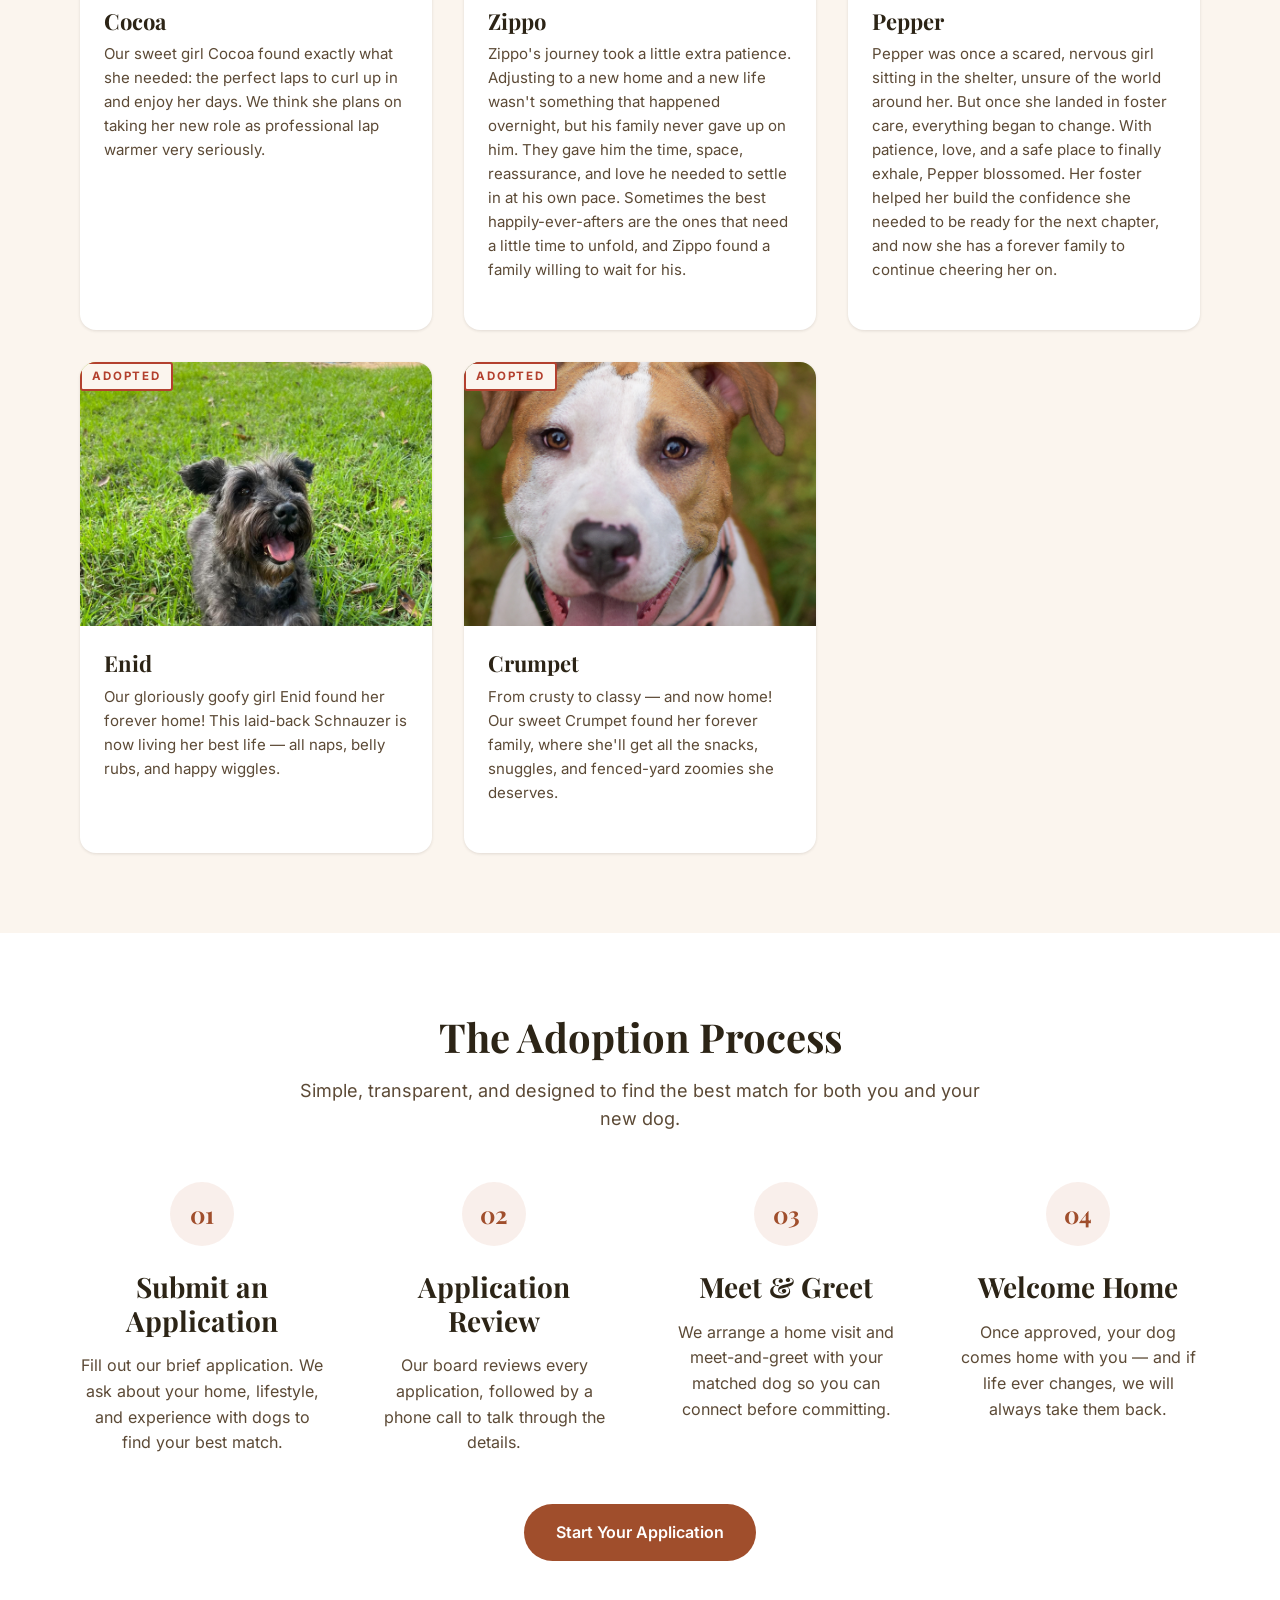
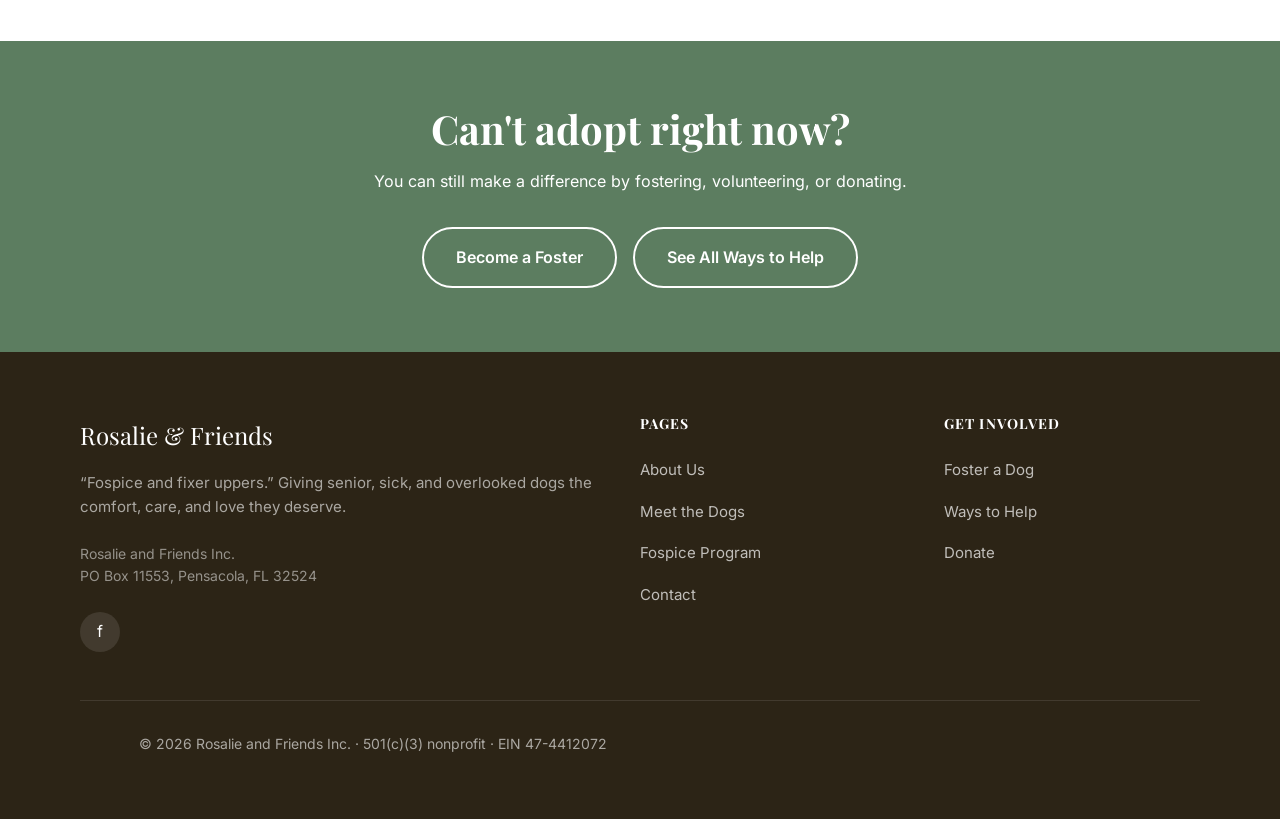
<file: dogs.html>
<!DOCTYPE html>
<html lang="en">
<head>
  <meta charset="UTF-8" />
  <meta name="viewport" content="width=device-width, initial-scale=1.0" />
  <title>Meet the Dogs | Rosalie and Friends</title>
  <meta name="description" content="Meet the dogs of Rosalie and Friends — adoptable pups, fixer uppers on the mend, and fospice seniors looking for forever foster homes." />
  <link rel="stylesheet" href="/css/fonts.css" />
  <link rel="stylesheet" href="/css/styles.css" />
  <link rel="icon" href="/favicon.ico" sizes="48x48" />
  <link rel="icon" type="image/png" sizes="32x32" href="/images/favicon-32.png" />
  <link rel="apple-touch-icon" href="/images/apple-touch-icon.png" />
  <link rel="canonical" href="https://rosalieandfriends.org/dogs" />
  <meta property="og:type" content="website" />
  <meta property="og:site_name" content="Rosalie and Friends" />
  <meta property="og:title" content="Meet the Dogs | Rosalie and Friends" />
  <meta property="og:description" content="Meet the dogs of Rosalie and Friends — adoptable pups, fixer uppers on the mend, and fospice seniors looking for forever foster homes." />
  <meta property="og:url" content="https://rosalieandfriends.org/dogs" />
  <meta property="og:image" content="https://rosalieandfriends.org/images/og-image.jpg" />
  <meta property="og:image:width" content="1200" />
  <meta property="og:image:height" content="630" />
  <meta name="twitter:card" content="summary_large_image" />
</head>
<body>
  <a href="#main-content" class="skip-link">Skip to main content</a>

  <header class="navbar">
    <div class="container">
      <nav class="navbar__inner" aria-label="Primary">
        <a href="/" class="navbar__logo">
          <img src="/images/mascot.jpg" onerror="this.onerror=null;this.src='/images/mascot-placeholder.svg';" alt="" class="navbar__logo-img" />
          <span>Rosalie &amp; Friends</span>
        </a>
        <ul class="navbar__links">
          <li><a href="/about">About</a></li>
          <li><a href="/dogs">Meet the Dogs</a></li>
          <li><a href="/fospice">Fospice</a></li>
          <li><a href="/foster">Foster</a></li>
          <li><a href="/ways-to-help">Ways to Help</a></li>
          <li><a href="/contact">Contact</a></li>
        </ul>
        <a href="/ways-to-help#donate" class="btn btn-primary navbar__cta">Donate</a>
        <button class="navbar__hamburger" aria-label="Toggle navigation" aria-expanded="false" aria-controls="mobile-nav">
          <span></span><span></span><span></span>
        </button>
      </nav>
    </div>
  </header>
  <nav class="nav-overlay" id="mobile-nav" aria-label="Mobile navigation">
    <a href="/">Home</a>
    <a href="/about">About Us</a>
    <a href="/dogs">Meet the Dogs</a>
    <a href="/fospice">Fospice Program</a>
    <a href="/foster">Foster</a>
    <a href="/ways-to-help">Ways to Help</a>
    <a href="/contact">Contact</a>
    <a href="/ways-to-help#donate" class="btn btn-primary">Donate</a>
  </nav>

  <main id="main-content">
    <!-- PAGE HERO -->
    <section class="page-hero">
      <div class="container">
        <h1>Meet the Dogs</h1>
        <p>From bouncy fixer-upper pups to dignified seniors &mdash; every dog here is vetted and vaccinated, spay/neuter is part of every adoption, and each one is waiting for a soft place to land.</p>
      </div>
    </section>

    <!-- FILTER/SORT + DOG GRID -->
    <section class="section">
      <div class="container">
        <h2 class="sr-only">Adoptable dogs</h2>
        <div class="filter-bar">
          <div class="filter-group">
            <span class="filter-bar__label">Filter:</span>
            <div class="filter-pills" role="group" aria-label="Filter dogs">
              <button class="filter-pill active" data-filter="all" aria-pressed="true">All Dogs</button>
              <button class="filter-pill" data-filter="puppy" aria-pressed="false">Puppy</button>
              <button class="filter-pill" data-filter="young" aria-pressed="false">Young</button>
              <button class="filter-pill" data-filter="adult" aria-pressed="false">Adult</button>
              <button class="filter-pill" data-filter="senior" aria-pressed="false">Senior</button>
              <button class="filter-pill" data-filter="small" aria-pressed="false">Small</button>
              <button class="filter-pill" data-filter="medium" aria-pressed="false">Medium</button>
            </div>
          </div>
          <div class="sort-group">
            <label for="dog-sort" class="filter-bar__label">Sort by:</label>
            <select id="dog-sort" class="sort-select">
              <option value="default">Featured</option>
              <option value="name-asc">Name (A&ndash;Z)</option>
              <option value="age-asc">Age (youngest first)</option>
              <option value="age-desc">Age (oldest first)</option>
            </select>
          </div>
        </div>

        <p class="dog-count" id="dog-count" aria-live="polite"></p>

        <!-- ============================================================
             🐾 VOLUNTEERS: This is the list of adoptable dogs.
             TO ADD A DOG: copy one whole block below (from <article ...>
             down to its matching </article>) and change the green words —
             the photo name, the dog's name, age, breed, size, description.
             Upload the dog's photo to the images/dogs folder first.

             PHOTOS: each dog can show more than one photo. Inside a card's
             <div class="dog-card__gallery" data-gallery> ... </div> you'll see
             one <img ... /> line per photo. To add another angle, upload the
             photo to images/dogs and copy one <img ... /> line, changing the
             file name. The arrows and dots appear automatically for 2+ photos.
             See the "Website Care Guide" PDF for step-by-step pictures.
             ============================================================ -->
        <div class="dog-grid adopt-grid">
         </article>
          <article id="Bernard" class="dog-card" data-tags="puppy small" data-name="Bernard" data-age="5 months">
            <div class="dog-card__gallery" data-gallery>
              <img src="/images/dogs/Bernard.jpg" alt="Bernard, 5 month old chihuahua mix" class="dog-card__img" loading="lazy" />
              <img src="/images/dogs/Bernard-2.jpg" alt="Bernard, another photo" class="dog-card__img" loading="lazy" />
            </div>
            <div class="dog-card__body">
              <div class="dog-card__meta">
                <span class="dog-card__tag">5 months old</span>
                <span class="dog-card__tag">Chihuahua mix</span>
                <span class="dog-card__tag dog-card__tag--sponsored">Fee Sponsored</span>
              </div>
              <h3 class="dog-card__name">Bernard</h3>
              <p class="dog-card__desc">Meet Bernard, the ultimate 5-month-old cuddle bug looking for his forever home! This sweet boy is the perfect blend of playful energy and professional snuggle skills!</p>
              <a href="https://form.jotform.com/223268341300041" target="_blank" rel="noopener" class="btn btn-terracotta" style="margin-top: var(--space-2); font-size: 0.9375rem;">Apply to Adopt Bernard<span class="sr-only"> (opens in new tab)</span></a>
              <a href="https://www.petfinder.com/dog/bernard-5bf7d12f-42e6-4619-8393-dc20165a9cc9/fl/milton/rosalie-and-friends-fl1850/details/" target="_blank" rel="noopener" class="dog-card__link">Full profile on Petfinder &rarr;</a>
            </div>
          </article>
             <article id="Dauphin" class="dog-card" data-tags="adult small" data-name="Dauphin" data-age="04">
            <div class="dog-card__gallery" data-gallery>
              <img src="/images/dogs/JZI7C8ZP.jpg" alt="Dauphin, a 4 month old mixed breed" class="dog-card__img" loading="lazy" />
            </div>
            <div class="dog-card__body">
              <div class="dog-card__meta">
                <span class="dog-card__tag">4 months old</span>
                <span class="dog-card__tag">Mixed Breed</span>
                <span class="dog-card__tag">Small</span>
              </div>
              <h3 class="dog-card__name">Dauphin</h3>
              <p class="dog-card__desc">Meet Dauphin, a 4-month-old, 11-pound bundle of goofy, curious, and lovable puppy energy! He’s dog, cat, and kid friendly, crate trained, doing well with potty training, and loves his people, toys, and interactive play. Dauphin is a little quirky and wonderfully unique, and he’s looking for someone who will love him exactly as he is and make him part of their everyday adventures.</p>
              <a href="https://form.jotform.com/223268341300041" target="_blank" rel="noopener" class="btn btn-terracotta" style="margin-top: var(--space-2); font-size: 0.9375rem;">Apply to Adopt Dauphin<span class="sr-only"> (opens in new tab)</span></a>
              <a href="https://www.petfinder.com/dog/dauphine-fe2ad029-e213-44a0-8338-f07c86f4fdac/fl/milton/rosalie-and-friends-fl1850/details/" target="_blank" rel="noopener" class="dog-card__link">Full profile on Petfinder &rarr;</a>
            </div>
          </article>
          <article id="Celine" class="dog-card" data-tags="puppy" data-name="Celine" data-age="5 months">
            <div class="dog-card__gallery" data-gallery>
              <img src="/images/dogs/CELINE.jpg" alt="Celine, a 4 month old mixed breed" class="dog-card__img" loading="lazy" />
            </div>
            <div class="dog-card__body">
              <div class="dog-card__meta">
                <span class="dog-card__tag">5 months old</span>
                <span class="dog-card__tag">Mixed Breed</span>
                <span class="dog-card__tag">Small</span>
              </div>
              <h3 class="dog-card__name">Celine</h3>
              <p class="dog-card__desc">Meet Celine, this sweet girl's floppy ears and expressive eyes are sure to melt your heart!  Celine is a bundle of love just waiting to bring joy and affection to her forever home.</p>
              <a href="https://form.jotform.com/223268341300041" target="_blank" rel="noopener" class="btn btn-terracotta" style="margin-top: var(--space-2); font-size: 0.9375rem;">Apply to Adopt Celine<span class="sr-only"> (opens in new tab)</span></a>
              <a href="https://www.petfinder.com/dog/celine-04802c5f-664d-4f95-821c-dcf68dfebb33/fl/milton/rosalie-and-friends-fl1850/details/" target="_blank" rel="noopener" class="dog-card__link">Full profile on Petfinder &rarr;</a>
            </div>
          </article>
          <article id="Eliza" class="dog-card" data-tags="young medium" data-name="Eliza" data-age="12">
            <div class="dog-card__gallery" data-gallery>
              <img src="/images/dogs/ELIZA-1.jpg" alt="Eliza, 1-year-old Catahoula mix" class="dog-card__img" loading="lazy" />
              <img src="/images/dogs/ELIZA-2.jpg" alt="Eliza, a 1-year-old Catahoula mix, another photo" class="dog-card__img" loading="lazy" />
              <img src="/images/dogs/ELIZA-3.jpg" alt="Eliza, a 1-year-old Catahoula mix, another photo" class="dog-card__img" loading="lazy" />
            </div>
            <div class="dog-card__body">
              <div class="dog-card__meta">
                <span class="dog-card__tag">1 Year</span>
                <span class="dog-card__tag">Catahoula Mix</span>
                <span class="dog-card__tag dog-card__tag--sponsored">Fee Sponsored</span>
              </div>
              <h3 class="dog-card__name">Eliza</h3>
              <p class="dog-card__desc">The happiest heart in the rescue. Eliza manages a rare skin condition with simple regular meds &mdash; it doesn't slow her down one wiggle. House-trained; loves dogs, cats, long walks, and sunshine.</p>
              <a href="https://form.jotform.com/223268341300041" target="_blank" rel="noopener" class="btn btn-terracotta" style="margin-top: var(--space-2); font-size: 0.9375rem;">Apply to Adopt Eliza<span class="sr-only"> (opens in new tab)</span></a>
              <a href="https://www.petfinder.com/dog/liza-adc586bb-c146-40ec-a266-4b3897fb6acd/fl/milton/rosalie-and-friends-fl1850/details/" target="_blank" rel="noopener" class="dog-card__link">Full profile on Petfinder &rarr;</a>
            </div>
          </article> <article id="Freddy" class="dog-card" data-tags="small" data-name="Freddy"><div class="dog-card__gallery" data-gallery><img src="/images/dogs/Freddy.jpg" alt="Freddy, Dachshund, Jack Russell, Pointer mix" class="dog-card__img" loading="lazy" /></div><div class="dog-card__body"><div class="dog-card__meta"><span class="dog-card__tag">Dachshund, Jack Russell, Pointer mix</span><span class="dog-card__tag">21 pounds</span></div><h3 class="dog-card__name">Freddy</h3><p class="dog-card__desc">Shy at first, certified couch potato forever after. Freddy warms up into a playful little shadow who gets along with everyone — and once he's home, he's home.</p><a href="https://form.jotform.com/223268341300041" target="_blank" rel="noopener" class="btn btn-terracotta" style="margin-top: var(--space-2); font-size: 0.9375rem;">Apply to Adopt Freddy<span class="sr-only"> (opens in new tab)</span></a><a href="https://www.petfinder.com/dog/freddy-ce531a43-ee51-4bff-a9a1-509fee1a7b3a/fl/milton/rosalie-and-friends-fl1850/details/" target="_blank" rel="noopener" class="dog-card__link">Full profile on Petfinder &rarr;</a></div></article> <article id="Olive" class="dog-card" data-tags="puppy" data-name="Olive" data-age="3 months"><div class="dog-card__gallery" data-gallery><img src="/images/dogs/Olive.jpg" alt="Olive, 3 months old" class="dog-card__img" loading="lazy" /></div><div class="dog-card__body"><div class="dog-card__meta"><span class="dog-card__tag">3 months</span></div><h3 class="dog-card__name">Olive</h3><p class="dog-card__desc">A tiny ray of sunshine still learning that people aren't so scary. Olive is all wiggles, wonder, and very happy puppy energy.</p><a href="https://form.jotform.com/223268341300041" target="_blank" rel="noopener" class="btn btn-terracotta" style="margin-top: var(--space-2); font-size: 0.9375rem;">Apply to Adopt Olive<span class="sr-only"> (opens in new tab)</span></a><a href="https://www.petfinder.com/dog/olive-133de796-30f0-432e-8077-1594f85a01ec/fl/milton/rosalie-and-friends-fl1850/details/" target="_blank" rel="noopener" class="dog-card__link">Full profile on Petfinder &rarr;</a></div></article> <article id="Nori" class="dog-card" data-tags="puppy" data-name="Nori" data-age="8 months"><div class="dog-card__gallery" data-gallery><img src="/images/dogs/Nori.jpg" alt="Nori, 8 month old mixed breed" class="dog-card__img" loading="lazy" /></div><div class="dog-card__body"><div class="dog-card__meta"><span class="dog-card__tag">8 months</span><span class="dog-card__tag">Mixed breed</span></div><h3 class="dog-card__name">Nori</h3><p class="dog-card__desc">Shy at first, sweet always! Nori's a Velcro girl who loves cuddles, toys, and doggie friends. She bonds fastest with women — guys, give her a little extra time and she'll be your shadow too.</p><a href="https://form.jotform.com/223268341300041" target="_blank" rel="noopener" class="btn btn-terracotta" style="margin-top: var(--space-2); font-size: 0.9375rem;">Apply to Adopt Nori<span class="sr-only"> (opens in new tab)</span></a><a href="https://www.petfinder.com/dog/nori-f97310a9-a6ad-4cfb-a725-9ae93f89c3e9/fl/milton/rosalie-and-friends-fl1850/details/" target="_blank" rel="noopener" class="dog-card__link">Full profile on Petfinder &rarr;</a></div></article>
          
        </div>
        <div class="no-results" id="no-dogs" hidden>
          <h3>No dogs match that filter right now</h3>
          <p>Our roster is always changing &mdash; try another filter, or <a href="/contact" style="color: var(--color-terracotta); font-weight: 600;">get in touch</a> and we'll let you know when the right dog arrives.</p>
        </div>
      </div>
    </section>

    <!-- HAPPY TAILS -->
    <!-- ALMOST HOME --> <section class="section" id="almost-home">   <div class="container">     <div class="section-header">       <h2>Worth the Wait</h2>     </div>     <div class="dog-grid dog-grid--three">                            <article class="dog-card">         <img src="/images/dogs/Gavin.jpg" alt="Gavin" class="dog-card__img" /> <div class="dog-card__body"> <div class="dog-card__meta"> <span class="dog-card__tag">Worth the Wait</span> <span class="dog-card__tag">4 years</span> <span class="dog-card__tag">Frenchie</span>           </div>           <h3 class="dog-card__name">Gavin</h3> <p class="dog-card__desc">Super sweet, a little wild, and friends with literally everything that moves. Gavin the Frenchie brings the party wherever he goes.</p> <p class="dog-card__desc">Not accepting applications yet</p>         </div>       </article>       <article class="dog-card">         <img src="/images/dogs/Maizie.jpg" alt="Maizie" class="dog-card__img" /> <div class="dog-card__body"> <div class="dog-card__meta"> <span class="dog-card__tag">Worth the Wait</span> <span class="dog-card__tag">3 years</span> <span class="dog-card__tag">Terrier mix</span>           </div>           <h3 class="dog-card__name">Maizie</h3> <p class="dog-card__desc">A little bossy, a lot lovable. Maizie runs a tight ship but gets along with dogs and cats alike — she just likes to be in charge of the fun.</p> <p class="dog-card__desc">Not accepting applications yet</p>         </div>       </article>        <article class="dog-card"> <img src="/images/dogs/Lily.jpg" alt="Lily" class="dog-card__img" /> <div class="dog-card__body"> <div class="dog-card__meta"> <span class="dog-card__tag">Worth the Wait</span> <span class="dog-card__tag">7 years</span> <span class="dog-card__tag">Spaniel mix</span> </div> <h3 class="dog-card__name">Lily</h3> <p class="dog-card__desc">Big personality in a very good girl package. Lily loves everyone, and honestly, everyone loves Lily right back.</p> <p class="dog-card__desc">Not accepting applications yet</p> </div> </article> <article class="dog-card"> <img src="/images/dogs/Katie.jpg" alt="Katie" class="dog-card__img" /> <div class="dog-card__body"> <div class="dog-card__meta"> <span class="dog-card__tag">Worth the Wait</span> <span class="dog-card__tag">4 years</span> <span class="dog-card__tag">Schnauzer</span></div> <h3 class="dog-card__name">Katie</h3> <p class="dog-card__desc">Super shy at first, total homebody forever after. Katie gets along with everyone, and her squeaker toys are basically her whole personality — in the best way.</p> <p class="dog-card__desc">Not accepting applications yet</p> </div> </article>    </div>   </div> </section> <section class="section" id="happy-tails">
      <div class="container">
        <div class="section-header">
          <h2>Happy Tails</h2>
          <p>Recently adopted &mdash; proof that every dog's day comes.</p>
        </div>
        <!-- 🐾 VOLUNTEERS: When a dog is adopted, move them here — copy an
             <article> block below, change the photo + name. Then delete their
             big card up in the adoptable list above. (See the Care Guide PDF.) -->
        <div class="dog-grid dog-grid--three">
               <article class="dog-card"> <img src="/images/dogs/Cocoa.jpg" alt="Cocoa" class="dog-card__img" loading="lazy" /> <span class="stamp stamp--adopted" aria-hidden="true">Adopted</span> <div class="dog-card__body"> <h3 class="dog-card__name">Cocoa</h3> <p class="dog-card__desc">Our sweet girl Cocoa found exactly what she needed: the perfect laps to curl up in and enjoy her days. We think she plans on taking her new role as professional lap warmer very seriously.</p> </div> </article> <article class="dog-card"> <img src="/images/dogs/Zippo.jpg" alt="Zippo" class="dog-card__img" loading="lazy" /> <span class="stamp stamp--adopted" aria-hidden="true">Adopted</span> <div class="dog-card__body"> <h3 class="dog-card__name">Zippo</h3> <p class="dog-card__desc">Zippo's journey took a little extra patience. Adjusting to a new home and a new life wasn't something that happened overnight, but his family never gave up on him. They gave him the time, space, reassurance, and love he needed to settle in at his own pace. Sometimes the best happily-ever-afters are the ones that need a little time to unfold, and Zippo found a family willing to wait for his.</p> </div> </article> <article class="dog-card"> <img src="/images/dogs/Pepper.jpg" alt="Pepper" class="dog-card__img" loading="lazy" /> <span class="stamp stamp--adopted" aria-hidden="true">Adopted</span> <div class="dog-card__body"> <h3 class="dog-card__name">Pepper</h3> <p class="dog-card__desc">Pepper was once a scared, nervous girl sitting in the shelter, unsure of the world around her. But once she landed in foster care, everything began to change. With patience, love, and a safe place to finally exhale, Pepper blossomed. Her foster helped her build the confidence she needed to be ready for the next chapter, and now she has a forever family to continue cheering her on.</p> </div> </article> <article class="dog-card"> <img src="/images/dogs/Enid.jpg" alt="Enid" class="dog-card__img" loading="lazy" /> <span class="stamp stamp-adopted" aria-hidden="true">Adopted</span> <div class="dog-card__body"> <h3 class="dog-card__name">Enid</h3> <p class="dog-card__desc">Our gloriously goofy girl Enid found her forever home! This laid-back Schnauzer is now living her best life — all naps, belly rubs, and happy wiggles.</p> </div> </article> <article class="dog-card"> <img src="/images/dogs/CRUMPET-1.jpg" alt="Crumpet" class="dog-card__img" loading="lazy" /> <span class="stamp stamp-adopted" aria-hidden="true">Adopted</span> <div class="dog-card__body"> <h3 class="dog-card__name">Crumpet</h3> <p class="dog-card__desc">From crusty to classy — and now home! Our sweet Crumpet found her forever family, where she'll get all the snacks, snuggles, and fenced-yard zoomies she deserves.</p> </div> </article>
        </div>
      </div>
    </section>

    <!-- HOW IT WORKS (adopt page version) -->
    <section class="section how-it-works" id="how-it-works">
      <div class="container">
        <div class="section-header">
          <h2>The Adoption Process</h2>
          <p>Simple, transparent, and designed to find the best match for both you and your new dog.</p>
        </div>
        <div class="steps-grid steps-grid--4">
          <div class="step">
            <div class="step__icon" aria-hidden="true">01</div>
            <h3 class="step__title">Submit an Application</h3>
            <p class="step__desc">Fill out our brief application. We ask about your home, lifestyle, and experience with dogs to find your best match.</p>
          </div>
          <div class="step">
            <div class="step__icon" aria-hidden="true">02</div>
            <h3 class="step__title">Application Review</h3>
            <p class="step__desc">Our board reviews every application, followed by a phone call to talk through the details.</p>
          </div>
          <div class="step">
            <div class="step__icon" aria-hidden="true">03</div>
            <h3 class="step__title">Meet &amp; Greet</h3>
            <p class="step__desc">We arrange a home visit and meet-and-greet with your matched dog so you can connect before committing.</p>
          </div>
          <div class="step">
            <div class="step__icon" aria-hidden="true">04</div>
            <h3 class="step__title">Welcome Home</h3>
            <p class="step__desc">Once approved, your dog comes home with you &mdash; and if life ever changes, we will always take them back.</p>
          </div>
        </div>
        <div style="text-align: center; margin-top: var(--space-6);">
          <a href="https://form.jotform.com/223268341300041" target="_blank" rel="noopener" class="btn btn-terracotta">Start Your Application<span class="sr-only"> (opens in new tab)</span></a>
        </div>
      </div>
    </section>

    <!-- BOTTOM CTA BANNER -->
    <section class="adopt-cta-banner">
      <div class="container">
        <h2>Can't adopt right now?</h2>
        <p>You can still make a difference by fostering, volunteering, or donating.</p>
        <div style="display:flex; gap: var(--space-2); justify-content:center; flex-wrap:wrap; margin-top:var(--space-4);">
          <a href="/foster" class="btn btn-outline">Become a Foster</a>
          <a href="/ways-to-help" class="btn btn-outline">See All Ways to Help</a>
        </div>
      </div>
    </section>
  </main>

  <footer class="footer">
    <div class="container">
      <div class="footer__grid">
        <div class="footer__brand">
          <p class="footer__logo">Rosalie &amp; Friends</p>
          <p class="footer__tagline">&ldquo;Fospice and fixer uppers.&rdquo; Giving senior, sick, and overlooked dogs the comfort, care, and love they deserve.</p>
          <p class="footer__address">Rosalie and Friends Inc.<br />PO Box 11553, Pensacola, FL 32524</p>
          <div class="footer__social">
            <a href="https://www.facebook.com/rosalieandfriends" target="_blank" rel="noopener" aria-label="Facebook">f</a>
          </div>
        </div>
        <nav class="footer__nav" aria-label="Footer pages">
          <h2>Pages</h2>
          <ul>
            <li><a href="/about">About Us</a></li>
            <li><a href="/dogs">Meet the Dogs</a></li>
            <li><a href="/fospice">Fospice Program</a></li>
            <li><a href="/contact">Contact</a></li>
          </ul>
        </nav>
        <nav class="footer__nav" aria-label="Get involved">
          <h2>Get Involved</h2>
          <ul>
            <li><a href="/foster">Foster a Dog</a></li>
            <li><a href="/ways-to-help">Ways to Help</a></li>
            <li><a href="/ways-to-help#donate">Donate</a></li>
          </ul>
        </nav>
      </div>
      <div class="footer__bottom">
        <p>&copy; 2026 Rosalie and Friends Inc. &middot; 501(c)(3) nonprofit &middot; EIN 47-4412072</p>
      </div>
    </div>
  </footer>

  <script src="/js/main.js"></script>
  <script>
    (function () {
      const pills = document.querySelectorAll('.filter-pill');
      const grid = document.querySelector('.adopt-grid');
      const cards = Array.from(grid.querySelectorAll('.dog-card'));
      const originalOrder = cards.slice();
      const sortSelect = document.getElementById('dog-sort');
      const countEl = document.getElementById('dog-count');
      const emptyEl = document.getElementById('no-dogs');
      let activeFilter = 'all';

      function apply() {
        // 1. Sort (re-append in the chosen order)
        const ordered = originalOrder.slice();
        switch (sortSelect.value) {
          case 'name-asc':
            ordered.sort((a, b) => a.dataset.name.localeCompare(b.dataset.name));
            break;
          case 'age-asc':
            ordered.sort((a, b) => Number(a.dataset.age) - Number(b.dataset.age));
            break;
          case 'age-desc':
            ordered.sort((a, b) => Number(b.dataset.age) - Number(a.dataset.age));
            break;
        }
        ordered.forEach(card => grid.appendChild(card));

        // 2. Filter (exact tag match, not substring)
        let visible = 0;
        ordered.forEach(card => {
          const tags = (card.dataset.tags || '').split(/\s+/);
          const show = activeFilter === 'all' || tags.includes(activeFilter);
          card.style.display = show ? '' : 'none';
          if (show) visible++;
        });

        // 3. Count + empty state
        countEl.textContent = 'Showing ' + visible + ' of ' + cards.length + ' dogs';
        emptyEl.hidden = visible !== 0;
        grid.style.display = visible === 0 ? 'none' : '';
      }

      pills.forEach(pill => {
        pill.addEventListener('click', () => {
          pills.forEach(p => {
            p.classList.remove('active');
            p.setAttribute('aria-pressed', 'false');
          });
          pill.classList.add('active');
          pill.setAttribute('aria-pressed', 'true');
          activeFilter = pill.dataset.filter;
          apply();
        });
      });

      sortSelect.addEventListener('change', apply);
      apply();
    })();
  </script>
</body>
</html>
</file>
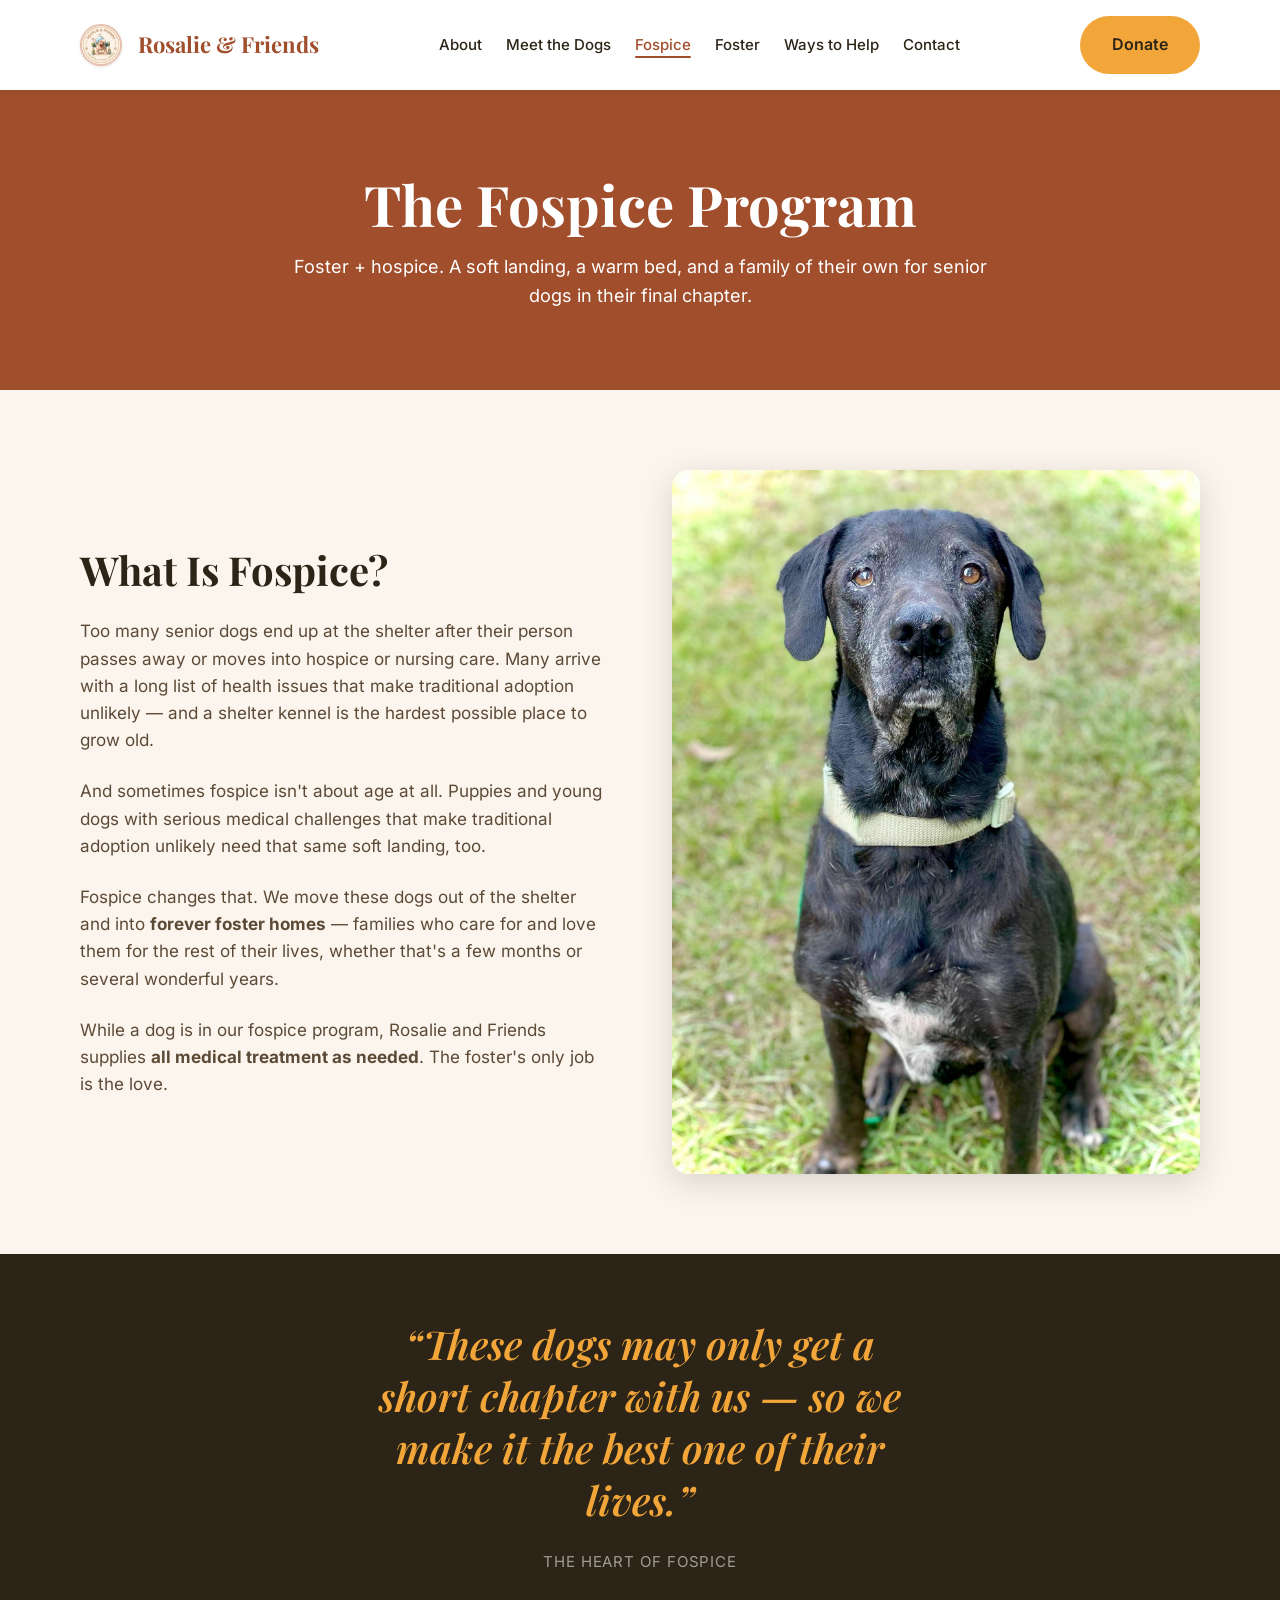
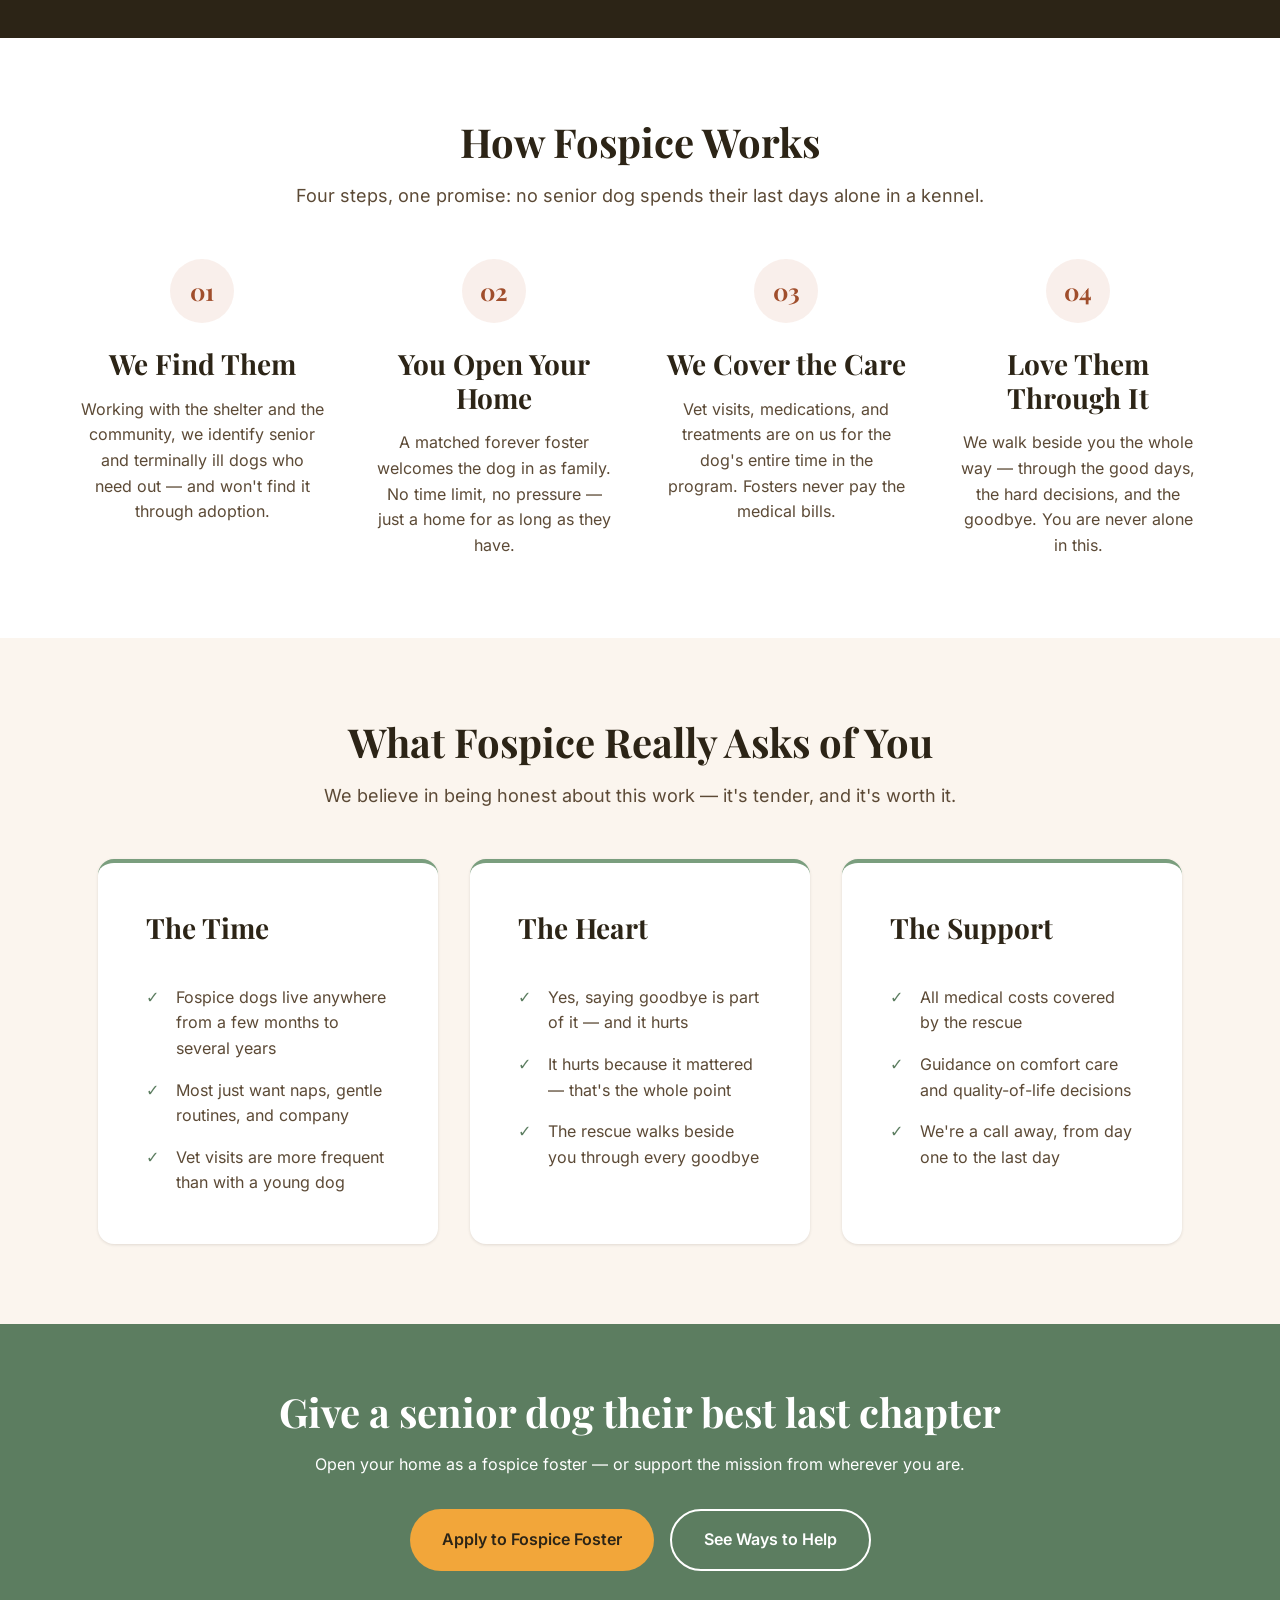
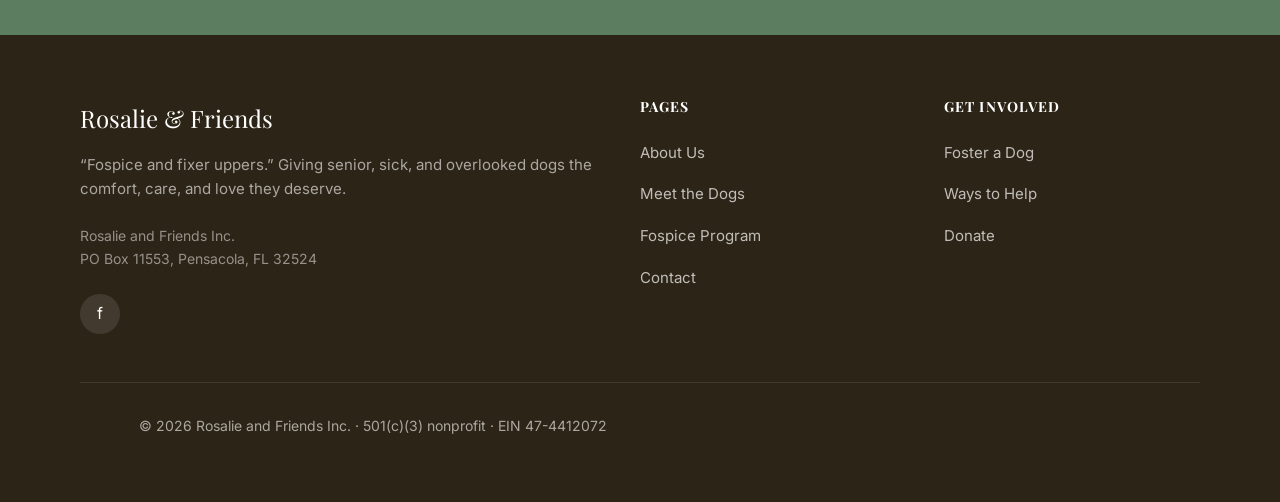
<file: fospice.html>
<!DOCTYPE html>
<html lang="en">
<head>
  <meta charset="UTF-8" />
  <meta name="viewport" content="width=device-width, initial-scale=1.0" />
  <title>Fospice Program | Rosalie and Friends</title>
  <meta name="description" content="Fospice = foster + hospice. Rosalie and Friends places senior and terminally ill dogs with forever fosters and covers all their medical care through end of life." />
  <link rel="stylesheet" href="/css/fonts.css" />
  <link rel="stylesheet" href="/css/styles.css" />
  <link rel="icon" href="/favicon.ico" sizes="48x48" />
  <link rel="icon" type="image/png" sizes="32x32" href="/images/favicon-32.png" />
  <link rel="apple-touch-icon" href="/images/apple-touch-icon.png" />
  <link rel="canonical" href="https://rosalieandfriends.org/fospice" />
  <meta property="og:type" content="website" />
  <meta property="og:site_name" content="Rosalie and Friends" />
  <meta property="og:title" content="Fospice Program | Rosalie and Friends" />
  <meta property="og:description" content="Fospice = foster + hospice. Rosalie and Friends places senior and terminally ill dogs with forever fosters and covers all their medical care through end of life." />
  <meta property="og:url" content="https://rosalieandfriends.org/fospice" />
  <meta property="og:image" content="https://rosalieandfriends.org/images/og-image.jpg" />
  <meta property="og:image:width" content="1200" />
  <meta property="og:image:height" content="630" />
  <meta name="twitter:card" content="summary_large_image" />
</head>
<body>
  <a href="#main-content" class="skip-link">Skip to main content</a>

  <header class="navbar">
    <div class="container">
      <nav class="navbar__inner" aria-label="Primary">
        <a href="/" class="navbar__logo">
          <img src="/images/mascot.jpg" onerror="this.onerror=null;this.src='/images/mascot-placeholder.svg';" alt="" class="navbar__logo-img" />
          <span>Rosalie &amp; Friends</span>
        </a>
        <ul class="navbar__links">
          <li><a href="/about">About</a></li>
          <li><a href="/dogs">Meet the Dogs</a></li>
          <li><a href="/fospice">Fospice</a></li>
          <li><a href="/foster">Foster</a></li>
          <li><a href="/ways-to-help">Ways to Help</a></li>
          <li><a href="/contact">Contact</a></li>
        </ul>
        <a href="/ways-to-help#donate" class="btn btn-primary navbar__cta">Donate</a>
        <button class="navbar__hamburger" aria-label="Toggle navigation" aria-expanded="false" aria-controls="mobile-nav">
          <span></span><span></span><span></span>
        </button>
      </nav>
    </div>
  </header>
  <nav class="nav-overlay" id="mobile-nav" aria-label="Mobile navigation">
    <a href="/">Home</a>
    <a href="/about">About Us</a>
    <a href="/dogs">Meet the Dogs</a>
    <a href="/fospice">Fospice Program</a>
    <a href="/foster">Foster</a>
    <a href="/ways-to-help">Ways to Help</a>
    <a href="/contact">Contact</a>
    <a href="/ways-to-help#donate" class="btn btn-primary">Donate</a>
  </nav>

  <main id="main-content">
    <!-- PAGE HERO -->
    <section class="page-hero">
      <div class="container">
        <h1>The Fospice Program</h1>
        <p>Foster + hospice. A soft landing, a warm bed, and a family of their own for senior dogs in their final chapter.</p>
      </div>
    </section>

    <!-- WHAT IS FOSPICE -->
    <section class="section">
      <div class="container">
        <div class="story-grid">
          <div class="story-text">
            <h2>What Is Fospice?</h2>
            <p>Too many senior dogs end up at the shelter after their person passes away or moves into hospice or nursing care. Many arrive with a long list of health issues that make traditional adoption unlikely &mdash; and a shelter kennel is the hardest possible place to grow old.</p>
            <p style="margin-top: var(--space-3);">And sometimes fospice isn't about age at all. Puppies and young dogs with serious medical challenges that make traditional adoption unlikely need that same soft landing, too.</p>
            <p style="margin-top: var(--space-3);">Fospice changes that. We move these dogs out of the shelter and into <strong>forever foster homes</strong> &mdash; families who care for and love them for the rest of their lives, whether that's a few months or several wonderful years.</p>
            <!-- TODO(owner): confirm the medical-costs-covered wording with the rescue before launch. -->
            <p style="margin-top: var(--space-3);">While a dog is in our fospice program, Rosalie and Friends supplies <strong>all medical treatment as needed</strong>. The foster's only job is the love.</p>
          </div>
          <div class="story-image">
            <img src="/images/dogs/fospice-dog.jpg" alt="A grey-muzzled senior dog resting in the grass, cared for through the Rosalie and Friends fospice program" class="story-img" loading="lazy" />
          </div>
        </div>
      </div>
    </section>

    <!-- MOTTO BAND -->
    <section class="quote-band">
      <div class="container">
        <p class="motto">&ldquo;These dogs may only get a short chapter with us &mdash; so we make it the best one of their lives.&rdquo;</p>
        <p class="quote-band__attribution">The heart of fospice</p>
      </div>
    </section>

    <!-- HOW IT WORKS -->
    <section class="section how-it-works">
      <div class="container">
        <div class="section-header">
          <h2>How Fospice Works</h2>
          <p>Four steps, one promise: no senior dog spends their last days alone in a kennel.</p>
        </div>
        <div class="steps-grid steps-grid--4">
          <div class="step">
            <div class="step__icon" aria-hidden="true">01</div>
            <h3 class="step__title">We Find Them</h3>
            <p class="step__desc">Working with the shelter and the community, we identify senior and terminally ill dogs who need out &mdash; and won't find it through adoption.</p>
          </div>
          <div class="step">
            <div class="step__icon" aria-hidden="true">02</div>
            <h3 class="step__title">You Open Your Home</h3>
            <p class="step__desc">A matched forever foster welcomes the dog in as family. No time limit, no pressure &mdash; just a home for as long as they have.</p>
          </div>
          <div class="step">
            <div class="step__icon" aria-hidden="true">03</div>
            <h3 class="step__title">We Cover the Care</h3>
            <p class="step__desc">Vet visits, medications, and treatments are on us for the dog's entire time in the program. Fosters never pay the medical bills.</p>
          </div>
          <div class="step">
            <div class="step__icon" aria-hidden="true">04</div>
            <h3 class="step__title">Love Them Through It</h3>
            <p class="step__desc">We walk beside you the whole way &mdash; through the good days, the hard decisions, and the goodbye. You are never alone in this.</p>
          </div>
        </div>
      </div>
    </section>

    <!-- HONEST EXPECTATIONS -->
    <section class="section">
      <div class="container">
        <div class="section-header">
          <h2>What Fospice Really Asks of You</h2>
          <p>We believe in being honest about this work &mdash; it's tender, and it's worth it.</p>
        </div>
        <div class="involve-grid involve-grid--3">
          <div class="involve-card list-card">
            <h3>The Time</h3>
            <ul>
              <li>Fospice dogs live anywhere from a few months to several years</li>
              <li>Most just want naps, gentle routines, and company</li>
              <li>Vet visits are more frequent than with a young dog</li>
            </ul>
          </div>
          <div class="involve-card list-card">
            <h3>The Heart</h3>
            <ul>
              <li>Yes, saying goodbye is part of it &mdash; and it hurts</li>
              <li>It hurts because it mattered &mdash; that's the whole point</li>
              <li>The rescue walks beside you through every goodbye</li>
            </ul>
          </div>
          <div class="involve-card list-card">
            <h3>The Support</h3>
            <ul>
              <li>All medical costs covered by the rescue</li>
              <li>Guidance on comfort care and quality-of-life decisions</li>
              <li>We're a call away, from day one to the last day</li>
            </ul>
          </div>
        </div>
      </div>
    </section>

    <!-- CTA -->
    <section class="adopt-cta-banner">
      <div class="container">
        <h2>Give a senior dog their best last chapter</h2>
        <p>Open your home as a fospice foster &mdash; or support the mission from wherever you are.</p>
        <div style="display:flex; gap: var(--space-2); justify-content:center; flex-wrap:wrap; margin-top:var(--space-4);">
          <a href="https://fb.jotform.com/223377576549168" target="_blank" rel="noopener" class="btn btn-primary">Apply to Fospice Foster<span class="sr-only"> (opens in new tab)</span></a>
          <a href="/ways-to-help" class="btn btn-outline">See Ways to Help</a>
        </div>
      </div>
    </section>
  </main>

  <footer class="footer">
    <div class="container">
      <div class="footer__grid">
        <div class="footer__brand">
          <p class="footer__logo">Rosalie &amp; Friends</p>
          <p class="footer__tagline">&ldquo;Fospice and fixer uppers.&rdquo; Giving senior, sick, and overlooked dogs the comfort, care, and love they deserve.</p>
          <p class="footer__address">Rosalie and Friends Inc.<br />PO Box 11553, Pensacola, FL 32524</p>
          <div class="footer__social">
            <a href="https://www.facebook.com/rosalieandfriends" target="_blank" rel="noopener" aria-label="Facebook">f</a>
          </div>
        </div>
        <nav class="footer__nav" aria-label="Footer pages">
          <h2>Pages</h2>
          <ul>
            <li><a href="/about">About Us</a></li>
            <li><a href="/dogs">Meet the Dogs</a></li>
            <li><a href="/fospice">Fospice Program</a></li>
            <li><a href="/contact">Contact</a></li>
          </ul>
        </nav>
        <nav class="footer__nav" aria-label="Get involved">
          <h2>Get Involved</h2>
          <ul>
            <li><a href="/foster">Foster a Dog</a></li>
            <li><a href="/ways-to-help">Ways to Help</a></li>
            <li><a href="/ways-to-help#donate">Donate</a></li>
          </ul>
        </nav>
      </div>
      <div class="footer__bottom">
        <p>&copy; 2026 Rosalie and Friends Inc. &middot; 501(c)(3) nonprofit &middot; EIN 47-4412072</p>
      </div>
    </div>
  </footer>

  <script src="/js/main.js"></script>
</body>
</html>
</file>
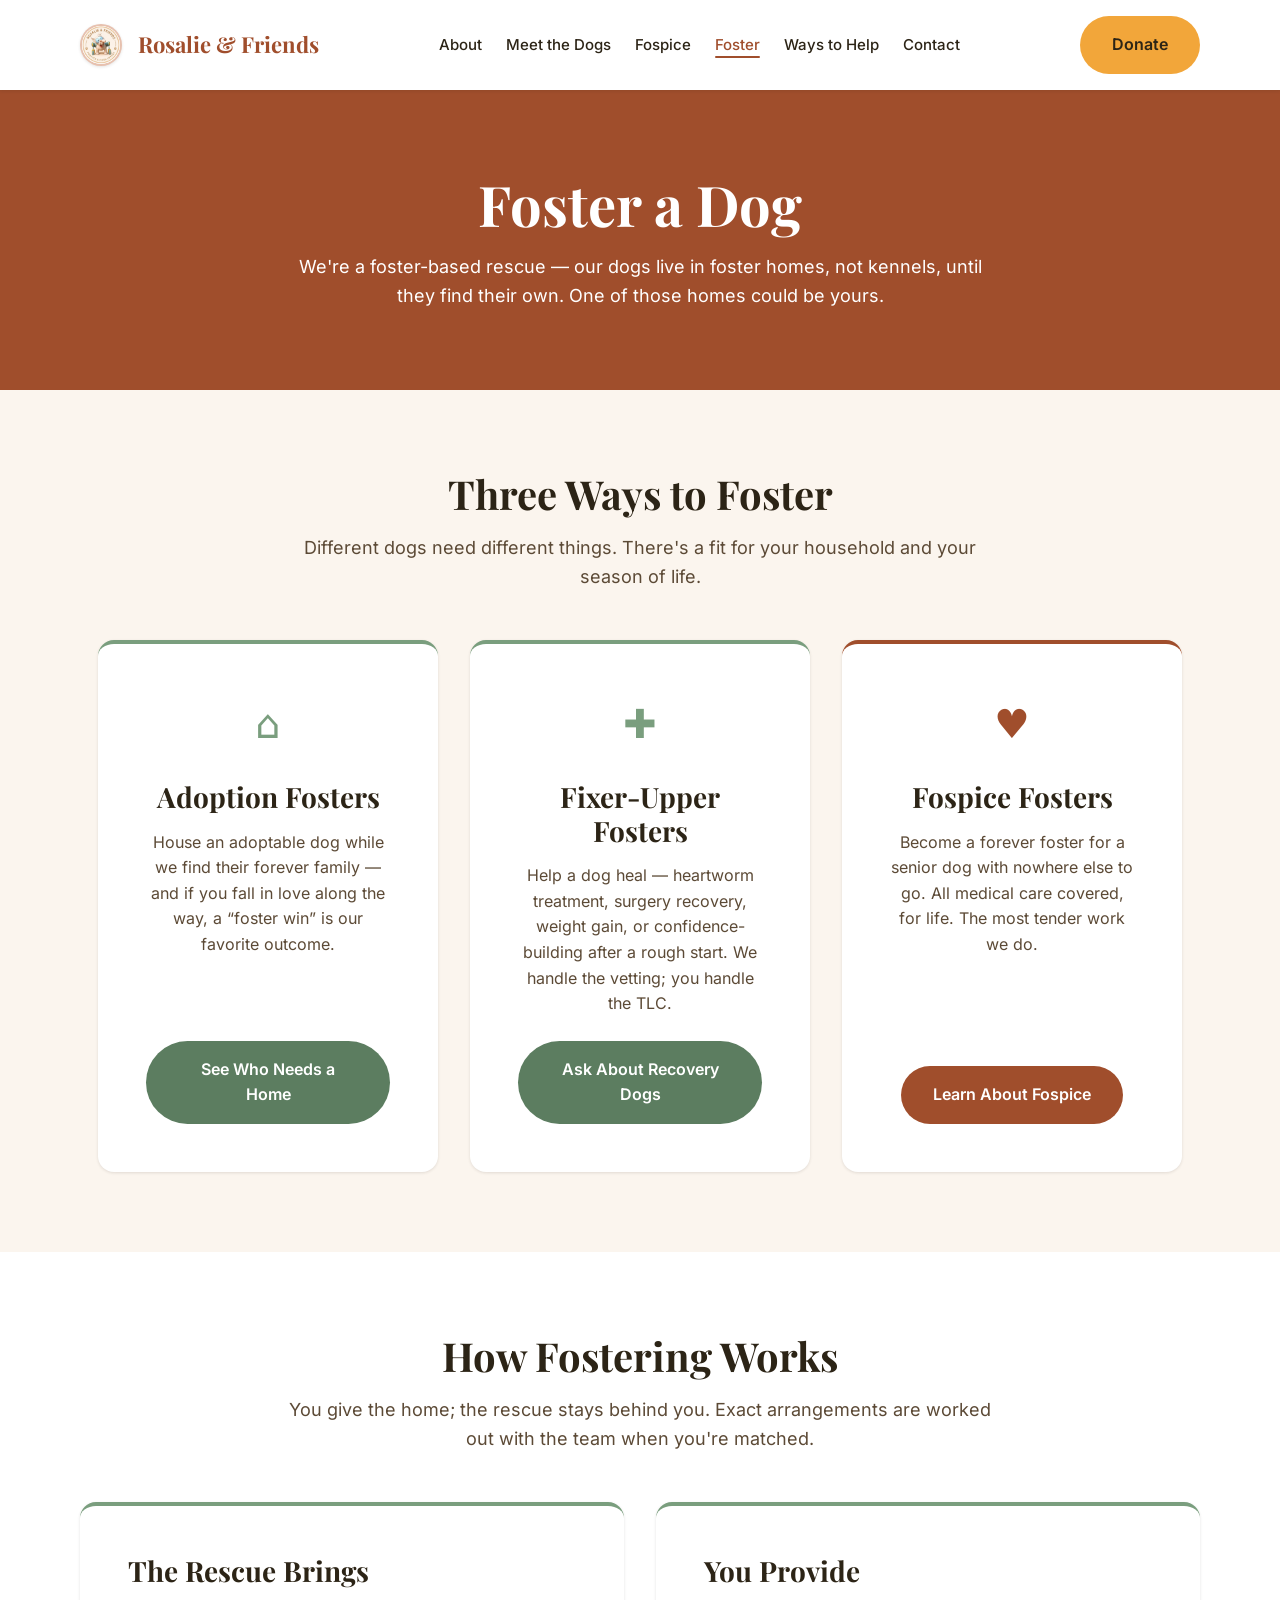
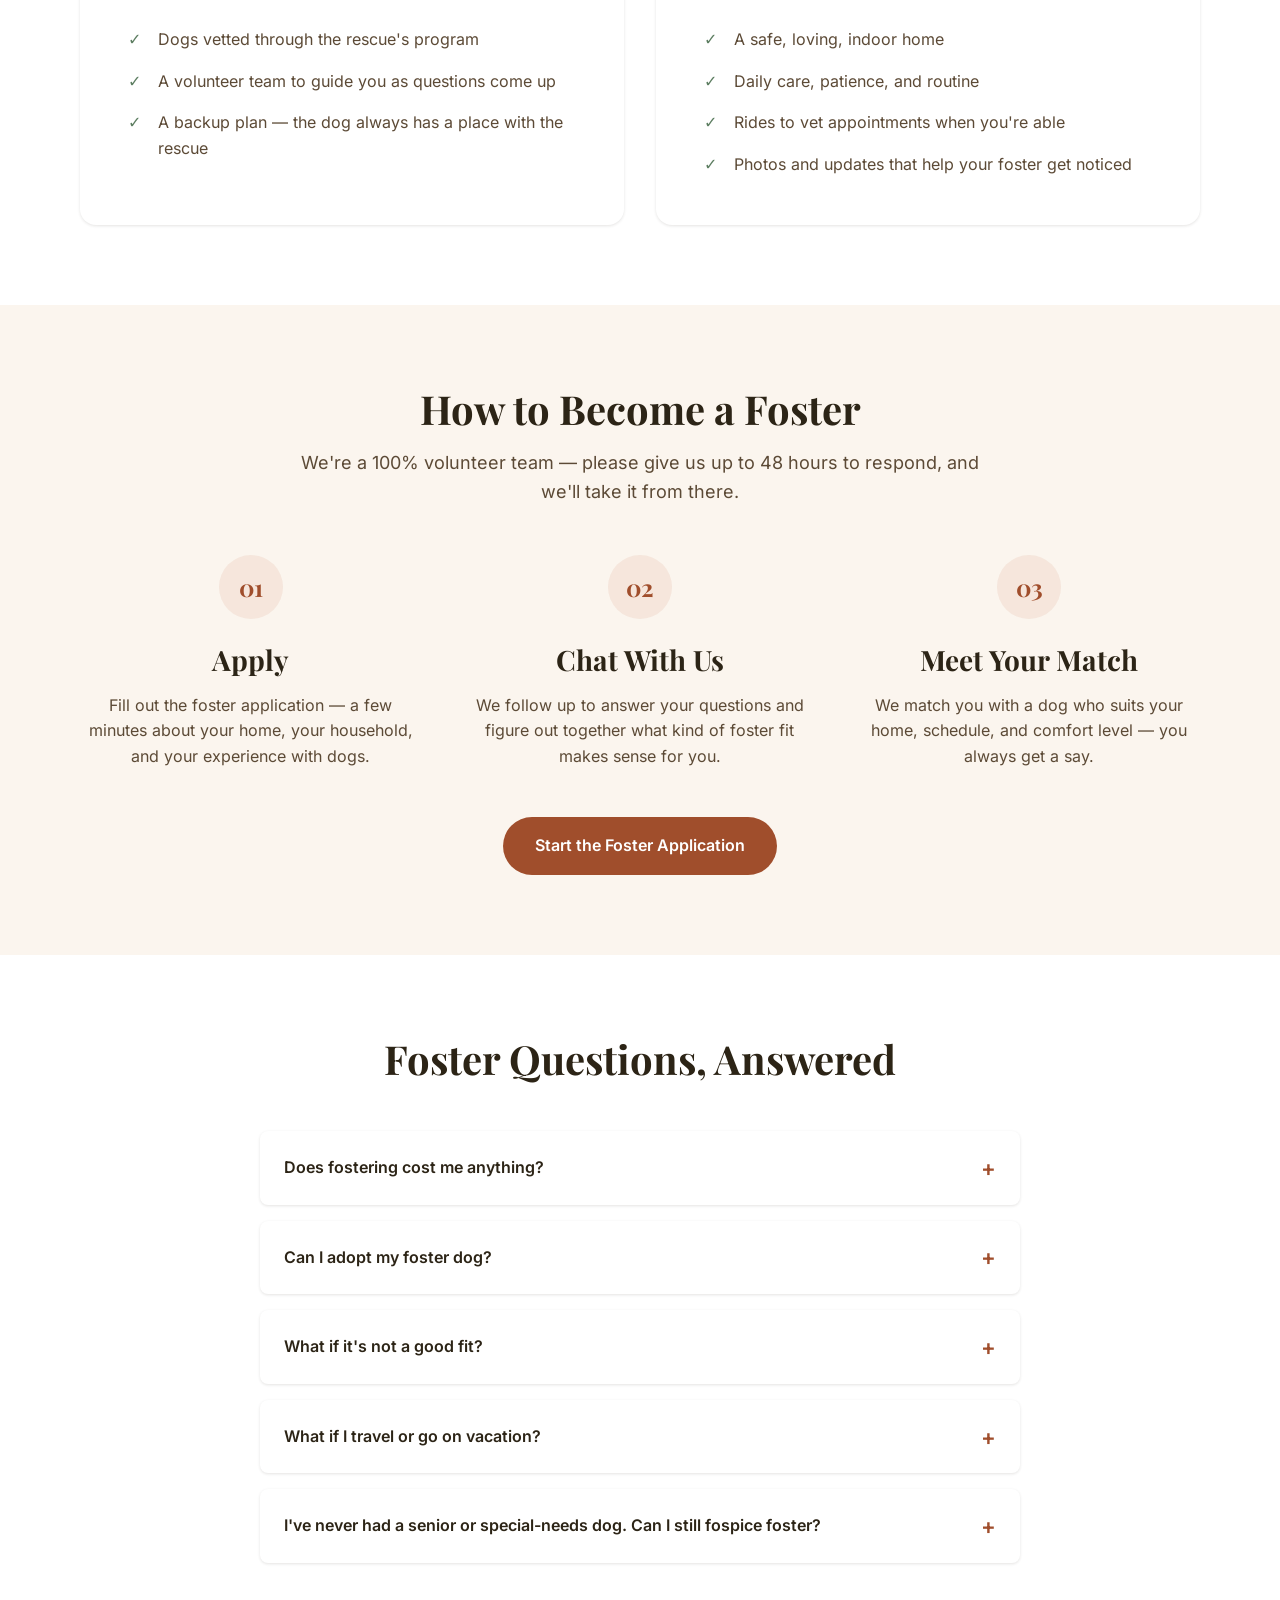
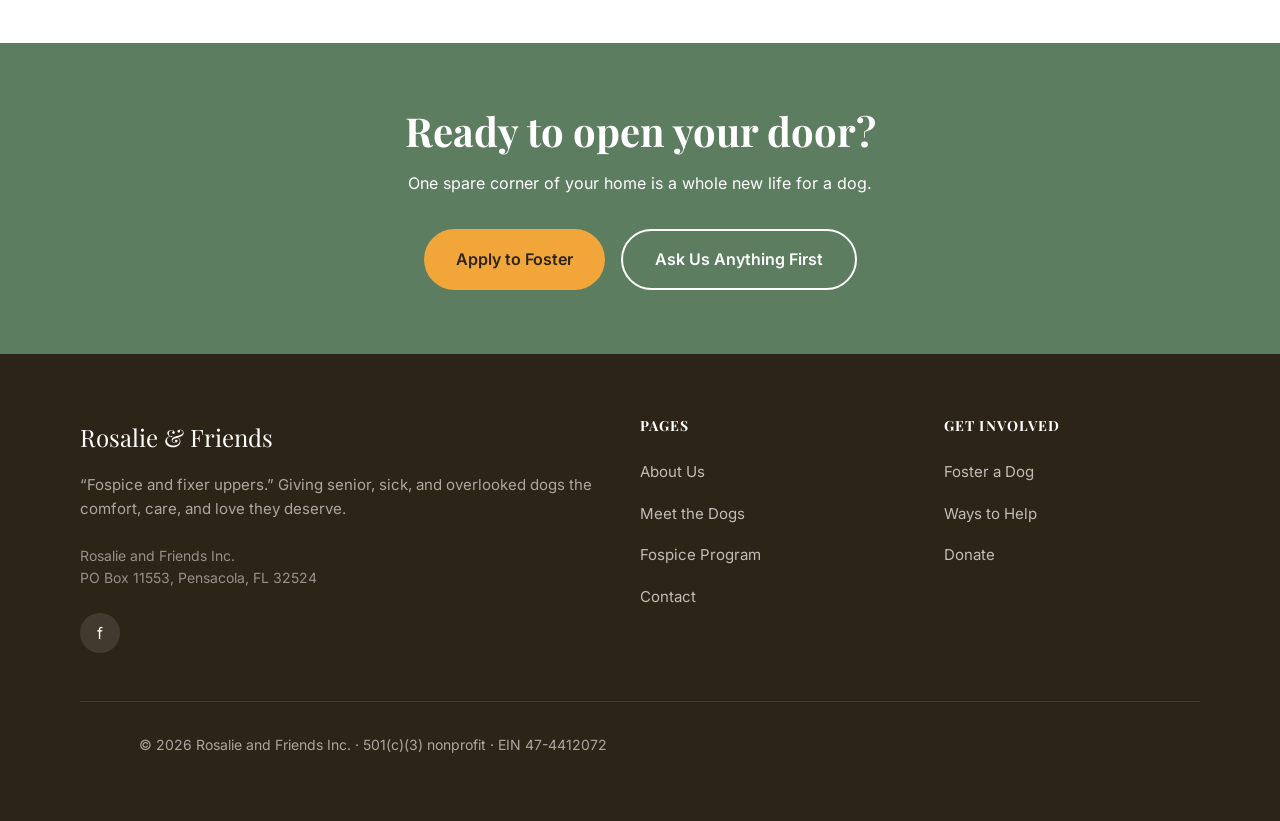
<file: foster.html>
<!DOCTYPE html>
<html lang="en">
<head>
  <meta charset="UTF-8" />
  <meta name="viewport" content="width=device-width, initial-scale=1.0" />
  <title>Foster | Rosalie and Friends</title>
  <meta name="description" content="Foster with Rosalie and Friends — adoption fosters, fixer-upper recovery fosters, and forever fospice fosters. You give the home; the rescue stays behind you." />
  <link rel="stylesheet" href="/css/fonts.css" />
  <link rel="stylesheet" href="/css/styles.css" />
  <link rel="icon" href="/favicon.ico" sizes="48x48" />
  <link rel="icon" type="image/png" sizes="32x32" href="/images/favicon-32.png" />
  <link rel="apple-touch-icon" href="/images/apple-touch-icon.png" />
  <link rel="canonical" href="https://rosalieandfriends.org/foster" />
  <meta property="og:type" content="website" />
  <meta property="og:site_name" content="Rosalie and Friends" />
  <meta property="og:title" content="Foster | Rosalie and Friends" />
  <meta property="og:description" content="Foster with Rosalie and Friends — adoption fosters, fixer-upper recovery fosters, and forever fospice fosters. You give the home; the rescue stays behind you." />
  <meta property="og:url" content="https://rosalieandfriends.org/foster" />
  <meta property="og:image" content="https://rosalieandfriends.org/images/og-image.jpg" />
  <meta property="og:image:width" content="1200" />
  <meta property="og:image:height" content="630" />
  <meta name="twitter:card" content="summary_large_image" />
</head>
<body>
  <a href="#main-content" class="skip-link">Skip to main content</a>

  <header class="navbar">
    <div class="container">
      <nav class="navbar__inner" aria-label="Primary">
        <a href="/" class="navbar__logo">
          <img src="/images/mascot.jpg" onerror="this.onerror=null;this.src='/images/mascot-placeholder.svg';" alt="" class="navbar__logo-img" />
          <span>Rosalie &amp; Friends</span>
        </a>
        <ul class="navbar__links">
          <li><a href="/about">About</a></li>
          <li><a href="/dogs">Meet the Dogs</a></li>
          <li><a href="/fospice">Fospice</a></li>
          <li><a href="/foster">Foster</a></li>
          <li><a href="/ways-to-help">Ways to Help</a></li>
          <li><a href="/contact">Contact</a></li>
        </ul>
        <a href="/ways-to-help#donate" class="btn btn-primary navbar__cta">Donate</a>
        <button class="navbar__hamburger" aria-label="Toggle navigation" aria-expanded="false" aria-controls="mobile-nav">
          <span></span><span></span><span></span>
        </button>
      </nav>
    </div>
  </header>
  <nav class="nav-overlay" id="mobile-nav" aria-label="Mobile navigation">
    <a href="/">Home</a>
    <a href="/about">About Us</a>
    <a href="/dogs">Meet the Dogs</a>
    <a href="/fospice">Fospice Program</a>
    <a href="/foster">Foster</a>
    <a href="/ways-to-help">Ways to Help</a>
    <a href="/contact">Contact</a>
    <a href="/ways-to-help#donate" class="btn btn-primary">Donate</a>
  </nav>

  <main id="main-content">
    <!-- PAGE HERO -->
    <section class="page-hero">
      <div class="container">
        <h1>Foster a Dog</h1>
        <p>We're a foster-based rescue &mdash; our dogs live in foster homes, not kennels, until they find their own. One of those homes could be yours.</p>
      </div>
    </section>

    <!-- FOSTER TYPES -->
    <section class="section">
      <div class="container">
        <div class="section-header">
          <h2>Three Ways to Foster</h2>
          <p>Different dogs need different things. There's a fit for your household and your season of life.</p>
        </div>
        <div class="involve-grid involve-grid--3">
          <div class="involve-card">
            <div class="involve-card__icon" aria-hidden="true">&#8962;</div>
            <h3>Adoption Fosters</h3>
            <p>House an adoptable dog while we find their forever family &mdash; and if you fall in love along the way, a &ldquo;foster win&rdquo; is our favorite outcome.</p>
            <a href="/dogs" class="btn btn-sage">See Who Needs a Home</a>
          </div>
          <div class="involve-card">
            <div class="involve-card__icon" aria-hidden="true">&#10010;</div>
            <h3>Fixer-Upper Fosters</h3>
            <p>Help a dog heal &mdash; heartworm treatment, surgery recovery, weight gain, or confidence-building after a rough start. We handle the vetting; you handle the TLC.</p>
            <a href="/contact" class="btn btn-sage">Ask About Recovery Dogs</a>
          </div>
          <div class="involve-card involve-card--accent">
            <div class="involve-card__icon" aria-hidden="true">&#9829;</div>
            <h3>Fospice Fosters</h3>
            <p>Become a forever foster for a senior dog with nowhere else to go. All medical care covered, for life. The most tender work we do.</p>
            <a href="/fospice" class="btn btn-terracotta">Learn About Fospice</a>
          </div>
        </div>
      </div>
    </section>

    <!-- WHO COVERS WHAT -->
    <section class="section how-it-works">
      <div class="container">
        <div class="section-header">
          <h2>How Fostering Works</h2>
          <p>You give the home; the rescue stays behind you. Exact arrangements are worked out with the team when you're matched.</p>
        </div>
        <div class="involve-grid">
          <div class="involve-card list-card">
            <h3>The Rescue Brings</h3>
            <ul>
              <li>Dogs vetted through the rescue's program</li>
              <li>A volunteer team to guide you as questions come up</li>
              <li>A backup plan &mdash; the dog always has a place with the rescue</li>
            </ul>
          </div>
          <div class="involve-card list-card">
            <h3>You Provide</h3>
            <ul>
              <li>A safe, loving, indoor home</li>
              <li>Daily care, patience, and routine</li>
              <li>Rides to vet appointments when you're able</li>
              <li>Photos and updates that help your foster get noticed</li>
            </ul>
          </div>
        </div>
      </div>
    </section>

    <!-- PROCESS -->
    <section class="section">
      <div class="container">
        <div class="section-header">
          <h2>How to Become a Foster</h2>
          <p>We're a 100% volunteer team &mdash; please give us up to 48 hours to respond, and we'll take it from there.</p>
        </div>
        <div class="steps-grid">
          <div class="step">
            <div class="step__icon" aria-hidden="true">01</div>
            <h3 class="step__title">Apply</h3>
            <p class="step__desc">Fill out the foster application &mdash; a few minutes about your home, your household, and your experience with dogs.</p>
          </div>
          <div class="step">
            <div class="step__icon" aria-hidden="true">02</div>
            <h3 class="step__title">Chat With Us</h3>
            <p class="step__desc">We follow up to answer your questions and figure out together what kind of foster fit makes sense for you.</p>
          </div>
          <div class="step">
            <div class="step__icon" aria-hidden="true">03</div>
            <h3 class="step__title">Meet Your Match</h3>
            <p class="step__desc">We match you with a dog who suits your home, schedule, and comfort level &mdash; you always get a say.</p>
          </div>
        </div>
        <div style="text-align: center; margin-top: var(--space-6);">
          <a href="https://fb.jotform.com/223377576549168" target="_blank" rel="noopener" class="btn btn-terracotta">Start the Foster Application<span class="sr-only"> (opens in new tab)</span></a>
        </div>
      </div>
    </section>

    <!-- FAQ -->
    <section class="section how-it-works">
      <div class="container">
        <div class="section-header">
          <h2>Foster Questions, Answered</h2>
        </div>
        <div class="faq-list">
          <details class="faq">
            <summary>Does fostering cost me anything?</summary>
            <p class="faq__body">Fostering is never meant to be a financial burden. For fospice dogs, the rescue covers all medical care &mdash; always. For other fosters, dogs come vetted through the rescue's program; talk with the team about how food and supplies are handled for your specific foster.</p>
          </details>
          <details class="faq">
            <summary>Can I adopt my foster dog?</summary>
            <p class="faq__body">Absolutely &mdash; we call it a &ldquo;foster win,&rdquo; and it's one of our favorite outcomes. Tell the team you'd like to adopt and they'll walk you through the application.</p>
          </details>
          <details class="faq">
            <summary>What if it's not a good fit?</summary>
            <p class="faq__body">Then we rematch, no guilt attached. An honest "this isn't working" helps us learn what the dog needs. The dog always has a place with the rescue.</p>
          </details>
          <details class="faq">
            <summary>What if I travel or go on vacation?</summary>
            <p class="faq__body">Reach out to the team early and they'll help sort out coverage &mdash; the dog always has a place with the rescue.</p>
          </details>
          <details class="faq">
            <summary>I've never had a senior or special-needs dog. Can I still fospice foster?</summary>
            <p class="faq__body">Yes. We walk you through everything &mdash; medications, comfort care, what to watch for. Willingness matters more than experience.</p>
          </details>
        </div>
      </div>
    </section>

    <!-- CTA -->
    <section class="adopt-cta-banner">
      <div class="container">
        <h2>Ready to open your door?</h2>
        <p>One spare corner of your home is a whole new life for a dog.</p>
        <div style="display:flex; gap: var(--space-2); justify-content:center; flex-wrap:wrap; margin-top:var(--space-4);">
          <a href="https://fb.jotform.com/223377576549168" target="_blank" rel="noopener" class="btn btn-primary">Apply to Foster<span class="sr-only"> (opens in new tab)</span></a>
          <a href="/contact" class="btn btn-outline">Ask Us Anything First</a>
        </div>
      </div>
    </section>
  </main>

  <footer class="footer">
    <div class="container">
      <div class="footer__grid">
        <div class="footer__brand">
          <p class="footer__logo">Rosalie &amp; Friends</p>
          <p class="footer__tagline">&ldquo;Fospice and fixer uppers.&rdquo; Giving senior, sick, and overlooked dogs the comfort, care, and love they deserve.</p>
          <p class="footer__address">Rosalie and Friends Inc.<br />PO Box 11553, Pensacola, FL 32524</p>
          <div class="footer__social">
            <a href="https://www.facebook.com/rosalieandfriends" target="_blank" rel="noopener" aria-label="Facebook">f</a>
          </div>
        </div>
        <nav class="footer__nav" aria-label="Footer pages">
          <h2>Pages</h2>
          <ul>
            <li><a href="/about">About Us</a></li>
            <li><a href="/dogs">Meet the Dogs</a></li>
            <li><a href="/fospice">Fospice Program</a></li>
            <li><a href="/contact">Contact</a></li>
          </ul>
        </nav>
        <nav class="footer__nav" aria-label="Get involved">
          <h2>Get Involved</h2>
          <ul>
            <li><a href="/foster">Foster a Dog</a></li>
            <li><a href="/ways-to-help">Ways to Help</a></li>
            <li><a href="/ways-to-help#donate">Donate</a></li>
          </ul>
        </nav>
      </div>
      <div class="footer__bottom">
        <p>&copy; 2026 Rosalie and Friends Inc. &middot; 501(c)(3) nonprofit &middot; EIN 47-4412072</p>
      </div>
    </div>
  </footer>

  <script src="/js/main.js"></script>
</body>
</html>
</file>
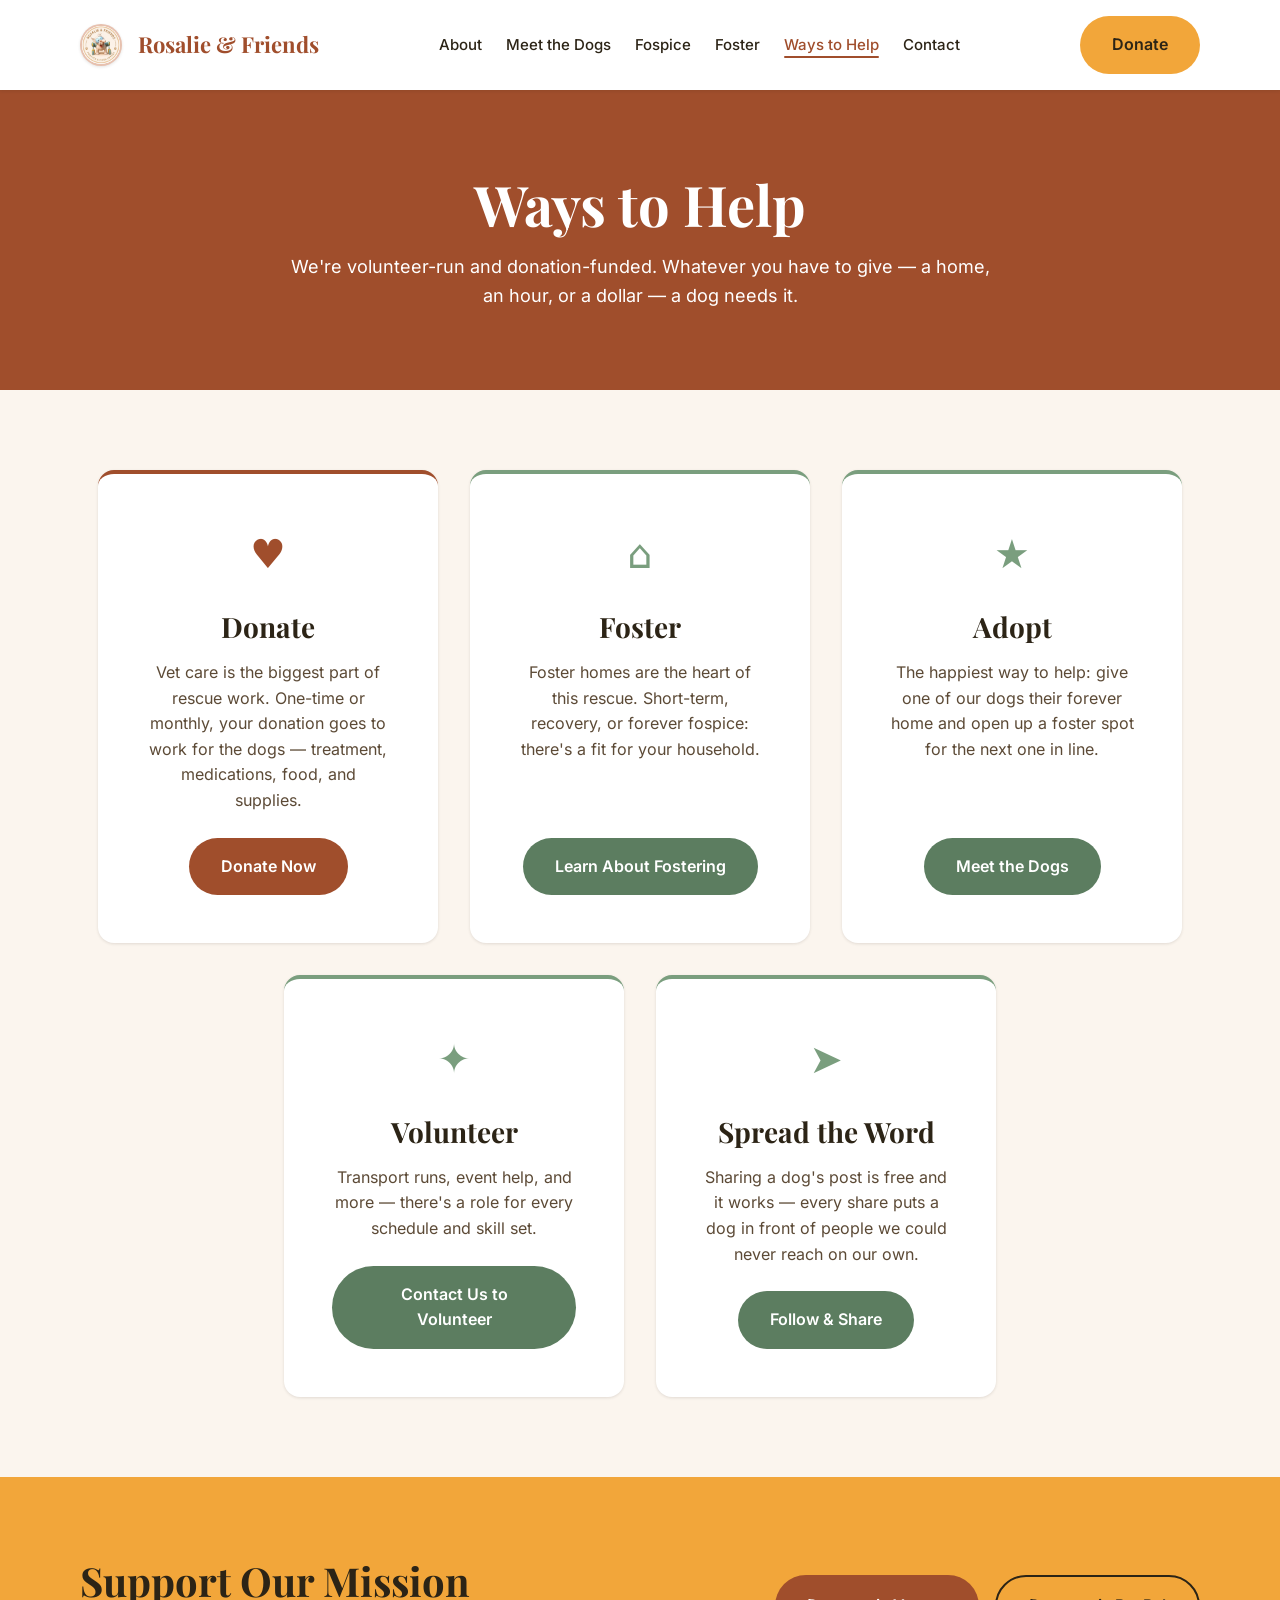
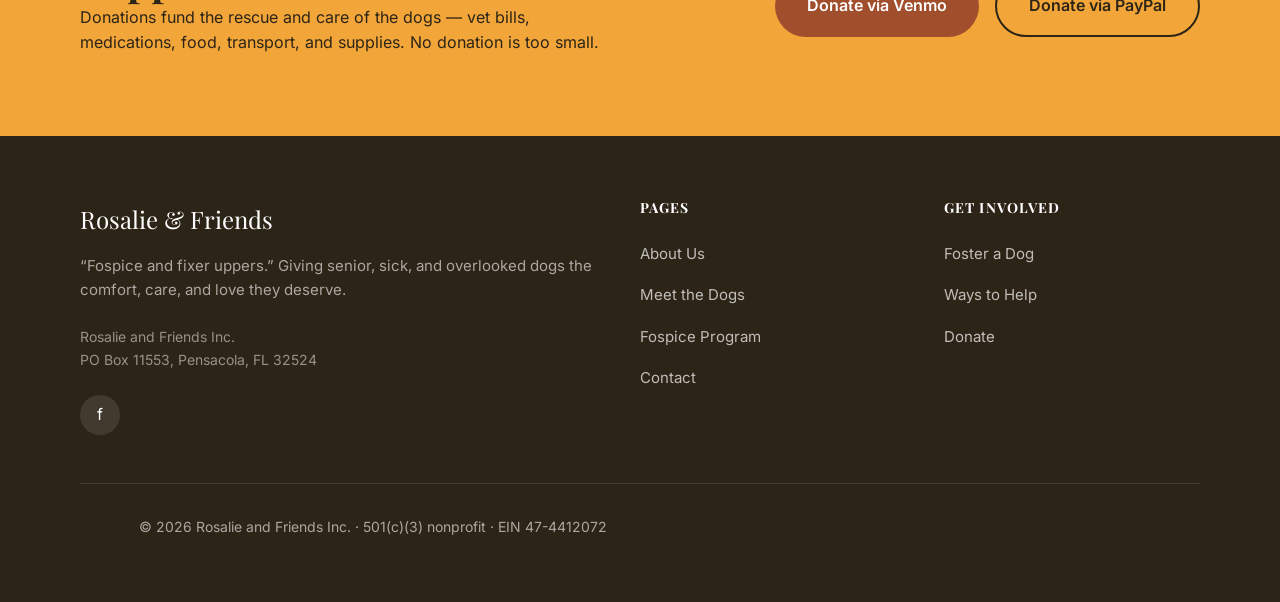
<file: ways-to-help.html>
<!DOCTYPE html>
<html lang="en">
<head>
  <meta charset="UTF-8" />
  <meta name="viewport" content="width=device-width, initial-scale=1.0" />
  <title>Ways to Help | Rosalie and Friends</title>
  <meta name="description" content="Donate, foster, adopt, volunteer, sponsor a fospice dog, or spread the word — every way to help Rosalie and Friends care for senior and fixer-upper dogs." />
  <link rel="stylesheet" href="/css/fonts.css" />
  <link rel="stylesheet" href="/css/styles.css" />
  <link rel="icon" href="/favicon.ico" sizes="48x48" />
  <link rel="icon" type="image/png" sizes="32x32" href="/images/favicon-32.png" />
  <link rel="apple-touch-icon" href="/images/apple-touch-icon.png" />
  <link rel="canonical" href="https://rosalieandfriends.org/ways-to-help" />
  <meta property="og:type" content="website" />
  <meta property="og:site_name" content="Rosalie and Friends" />
  <meta property="og:title" content="Ways to Help | Rosalie and Friends" />
  <meta property="og:description" content="Donate, foster, adopt, volunteer, sponsor a fospice dog, or spread the word — every way to help Rosalie and Friends care for senior and fixer-upper dogs." />
  <meta property="og:url" content="https://rosalieandfriends.org/ways-to-help" />
  <meta property="og:image" content="https://rosalieandfriends.org/images/og-image.jpg" />
  <meta property="og:image:width" content="1200" />
  <meta property="og:image:height" content="630" />
  <meta name="twitter:card" content="summary_large_image" />
</head>
<body>
  <a href="#main-content" class="skip-link">Skip to main content</a>

  <header class="navbar">
    <div class="container">
      <nav class="navbar__inner" aria-label="Primary">
        <a href="/" class="navbar__logo">
          <img src="/images/mascot.jpg" onerror="this.onerror=null;this.src='/images/mascot-placeholder.svg';" alt="" class="navbar__logo-img" />
          <span>Rosalie &amp; Friends</span>
        </a>
        <ul class="navbar__links">
          <li><a href="/about">About</a></li>
          <li><a href="/dogs">Meet the Dogs</a></li>
          <li><a href="/fospice">Fospice</a></li>
          <li><a href="/foster">Foster</a></li>
          <li><a href="/ways-to-help">Ways to Help</a></li>
          <li><a href="/contact">Contact</a></li>
        </ul>
        <a href="/ways-to-help#donate" class="btn btn-primary navbar__cta">Donate</a>
        <button class="navbar__hamburger" aria-label="Toggle navigation" aria-expanded="false" aria-controls="mobile-nav">
          <span></span><span></span><span></span>
        </button>
      </nav>
    </div>
  </header>
  <nav class="nav-overlay" id="mobile-nav" aria-label="Mobile navigation">
    <a href="/">Home</a>
    <a href="/about">About Us</a>
    <a href="/dogs">Meet the Dogs</a>
    <a href="/fospice">Fospice Program</a>
    <a href="/foster">Foster</a>
    <a href="/ways-to-help">Ways to Help</a>
    <a href="/contact">Contact</a>
    <a href="/ways-to-help#donate" class="btn btn-primary">Donate</a>
  </nav>

  <main id="main-content">
    <!-- PAGE HERO -->
    <section class="page-hero">
      <div class="container">
        <h1>Ways to Help</h1>
        <p>We're volunteer-run and donation-funded. Whatever you have to give &mdash; a home, an hour, or a dollar &mdash; a dog needs it.</p>
      </div>
    </section>

    <!-- HELP GRID -->
    <section class="section">
      <div class="container">
        <h2 class="sr-only">Pick your way to help</h2>
        <div class="involve-grid involve-grid--3">
          <div class="involve-card involve-card--accent">
            <div class="involve-card__icon" aria-hidden="true">&#9829;</div>
            <h3>Donate</h3>
            <p>Vet care is the biggest part of rescue work. One-time or monthly, your donation goes to work for the dogs &mdash; treatment, medications, food, and supplies.</p>
            <a href="#donate" class="btn btn-terracotta">Donate Now</a>
          </div>
          <div class="involve-card">
            <div class="involve-card__icon" aria-hidden="true">&#8962;</div>
            <h3>Foster</h3>
            <p>Foster homes are the heart of this rescue. Short-term, recovery, or forever fospice: there's a fit for your household.</p>
            <a href="/foster" class="btn btn-sage">Learn About Fostering</a>
          </div>
          <div class="involve-card">
            <div class="involve-card__icon" aria-hidden="true">&#9733;</div>
            <h3>Adopt</h3>
            <p>The happiest way to help: give one of our dogs their forever home and open up a foster spot for the next one in line.</p>
            <a href="/dogs" class="btn btn-sage">Meet the Dogs</a>
          </div>
          <div class="involve-card">
            <div class="involve-card__icon" aria-hidden="true">&#10022;</div>
            <h3>Volunteer</h3>
            <p>Transport runs, event help, and more &mdash; there's a role for every schedule and skill set.</p>
            <a href="/contact" class="btn btn-sage">Contact Us to Volunteer</a>
          </div>
          <div class="involve-card">
            <div class="involve-card__icon" aria-hidden="true">&#10148;</div>
            <h3>Spread the Word</h3>
            <p>Sharing a dog's post is free and it works &mdash; every share puts a dog in front of people we could never reach on our own.</p>
            <a href="https://www.facebook.com/rosalieandfriends" target="_blank" rel="noopener" class="btn btn-sage">Follow &amp; Share</a>
          </div>
        </div>
      </div>
    </section>

    <!-- DONATION BLOCK (moved here from the About page) -->
    <section class="donation-block" id="donate">
      <div class="container">
        <div class="donation-block__inner">
          <div class="donation-block__text">
            <h2>Support Our Mission</h2>
            <p>Donations fund the rescue and care of the dogs &mdash; vet bills, medications, food, transport, and supplies. No donation is too small.</p>
          </div>
          <!-- TODO(owner): swap the PayPal href for the org's real donation link when available. -->
          <div class="donation-block__actions">
            <a href="https://venmo.com/u/rosalieandfriends" target="_blank" rel="noopener" class="btn btn-terracotta">Donate via Venmo</a>
            <a href="https://www.paypal.com/paypalme/ecasfriends" target="_blank" rel="noopener" class="btn btn-outline-dark">Donate via PayPal</a>
          </div>
        </div>
      </div>
    </section>
  </main>

  <footer class="footer">
    <div class="container">
      <div class="footer__grid">
        <div class="footer__brand">
          <p class="footer__logo">Rosalie &amp; Friends</p>
          <p class="footer__tagline">&ldquo;Fospice and fixer uppers.&rdquo; Giving senior, sick, and overlooked dogs the comfort, care, and love they deserve.</p>
          <p class="footer__address">Rosalie and Friends Inc.<br />PO Box 11553, Pensacola, FL 32524</p>
          <div class="footer__social">
            <a href="https://www.facebook.com/rosalieandfriends" target="_blank" rel="noopener" aria-label="Facebook">f</a>
          </div>
        </div>
        <nav class="footer__nav" aria-label="Footer pages">
          <h2>Pages</h2>
          <ul>
            <li><a href="/about">About Us</a></li>
            <li><a href="/dogs">Meet the Dogs</a></li>
            <li><a href="/fospice">Fospice Program</a></li>
            <li><a href="/contact">Contact</a></li>
          </ul>
        </nav>
        <nav class="footer__nav" aria-label="Get involved">
          <h2>Get Involved</h2>
          <ul>
            <li><a href="/foster">Foster a Dog</a></li>
            <li><a href="/ways-to-help">Ways to Help</a></li>
            <li><a href="/ways-to-help#donate">Donate</a></li>
          </ul>
        </nav>
      </div>
      <div class="footer__bottom">
        <p>&copy; 2026 Rosalie and Friends Inc. &middot; 501(c)(3) nonprofit &middot; EIN 47-4412072</p>
      </div>
    </div>
  </footer>

  <script src="/js/main.js"></script>
</body>
</html>
</file>
<file: css/fonts.css>
@font-face {
  font-family: 'Inter';
  font-style: normal;
  font-weight: 400;
  font-display: swap;
  src: url(/fonts/f5.woff2) format('woff2');
  unicode-range: U+0100-02BA, U+02BD-02C5, U+02C7-02CC, U+02CE-02D7, U+02DD-02FF, U+0304, U+0308, U+0329, U+1D00-1DBF, U+1E00-1E9F, U+1EF2-1EFF, U+2020, U+20A0-20AB, U+20AD-20C0, U+2113, U+2C60-2C7F, U+A720-A7FF;
}

@font-face {
  font-family: 'Inter';
  font-style: normal;
  font-weight: 400;
  font-display: swap;
  src: url(/fonts/f6.woff2) format('woff2');
  unicode-range: U+0000-00FF, U+0131, U+0152-0153, U+02BB-02BC, U+02C6, U+02DA, U+02DC, U+0304, U+0308, U+0329, U+2000-206F, U+20AC, U+2122, U+2191, U+2193, U+2212, U+2215, U+FEFF, U+FFFD;
}

@font-face {
  font-family: 'Inter';
  font-style: normal;
  font-weight: 500;
  font-display: swap;
  src: url(/fonts/f5.woff2) format('woff2');
  unicode-range: U+0100-02BA, U+02BD-02C5, U+02C7-02CC, U+02CE-02D7, U+02DD-02FF, U+0304, U+0308, U+0329, U+1D00-1DBF, U+1E00-1E9F, U+1EF2-1EFF, U+2020, U+20A0-20AB, U+20AD-20C0, U+2113, U+2C60-2C7F, U+A720-A7FF;
}

@font-face {
  font-family: 'Inter';
  font-style: normal;
  font-weight: 500;
  font-display: swap;
  src: url(/fonts/f6.woff2) format('woff2');
  unicode-range: U+0000-00FF, U+0131, U+0152-0153, U+02BB-02BC, U+02C6, U+02DA, U+02DC, U+0304, U+0308, U+0329, U+2000-206F, U+20AC, U+2122, U+2191, U+2193, U+2212, U+2215, U+FEFF, U+FFFD;
}

@font-face {
  font-family: 'Inter';
  font-style: normal;
  font-weight: 600;
  font-display: swap;
  src: url(/fonts/f5.woff2) format('woff2');
  unicode-range: U+0100-02BA, U+02BD-02C5, U+02C7-02CC, U+02CE-02D7, U+02DD-02FF, U+0304, U+0308, U+0329, U+1D00-1DBF, U+1E00-1E9F, U+1EF2-1EFF, U+2020, U+20A0-20AB, U+20AD-20C0, U+2113, U+2C60-2C7F, U+A720-A7FF;
}

@font-face {
  font-family: 'Inter';
  font-style: normal;
  font-weight: 600;
  font-display: swap;
  src: url(/fonts/f6.woff2) format('woff2');
  unicode-range: U+0000-00FF, U+0131, U+0152-0153, U+02BB-02BC, U+02C6, U+02DA, U+02DC, U+0304, U+0308, U+0329, U+2000-206F, U+20AC, U+2122, U+2191, U+2193, U+2212, U+2215, U+FEFF, U+FFFD;
}

@font-face {
  font-family: 'Inter';
  font-style: normal;
  font-weight: 700;
  font-display: swap;
  src: url(/fonts/f5.woff2) format('woff2');
  unicode-range: U+0100-02BA, U+02BD-02C5, U+02C7-02CC, U+02CE-02D7, U+02DD-02FF, U+0304, U+0308, U+0329, U+1D00-1DBF, U+1E00-1E9F, U+1EF2-1EFF, U+2020, U+20A0-20AB, U+20AD-20C0, U+2113, U+2C60-2C7F, U+A720-A7FF;
}

@font-face {
  font-family: 'Inter';
  font-style: normal;
  font-weight: 700;
  font-display: swap;
  src: url(/fonts/f6.woff2) format('woff2');
  unicode-range: U+0000-00FF, U+0131, U+0152-0153, U+02BB-02BC, U+02C6, U+02DA, U+02DC, U+0304, U+0308, U+0329, U+2000-206F, U+20AC, U+2122, U+2191, U+2193, U+2212, U+2215, U+FEFF, U+FFFD;
}

@font-face {
  font-family: 'Playfair Display';
  font-style: italic;
  font-weight: 600;
  font-display: swap;
  src: url(/fonts/f9.woff2) format('woff2');
  unicode-range: U+0100-02BA, U+02BD-02C5, U+02C7-02CC, U+02CE-02D7, U+02DD-02FF, U+0304, U+0308, U+0329, U+1D00-1DBF, U+1E00-1E9F, U+1EF2-1EFF, U+2020, U+20A0-20AB, U+20AD-20C0, U+2113, U+2C60-2C7F, U+A720-A7FF;
}

@font-face {
  font-family: 'Playfair Display';
  font-style: italic;
  font-weight: 600;
  font-display: swap;
  src: url(/fonts/f10.woff2) format('woff2');
  unicode-range: U+0000-00FF, U+0131, U+0152-0153, U+02BB-02BC, U+02C6, U+02DA, U+02DC, U+0304, U+0308, U+0329, U+2000-206F, U+20AC, U+2122, U+2191, U+2193, U+2212, U+2215, U+FEFF, U+FFFD;
}

@font-face {
  font-family: 'Playfair Display';
  font-style: normal;
  font-weight: 400;
  font-display: swap;
  src: url(/fonts/f13.woff2) format('woff2');
  unicode-range: U+0100-02BA, U+02BD-02C5, U+02C7-02CC, U+02CE-02D7, U+02DD-02FF, U+0304, U+0308, U+0329, U+1D00-1DBF, U+1E00-1E9F, U+1EF2-1EFF, U+2020, U+20A0-20AB, U+20AD-20C0, U+2113, U+2C60-2C7F, U+A720-A7FF;
}

@font-face {
  font-family: 'Playfair Display';
  font-style: normal;
  font-weight: 400;
  font-display: swap;
  src: url(/fonts/f14.woff2) format('woff2');
  unicode-range: U+0000-00FF, U+0131, U+0152-0153, U+02BB-02BC, U+02C6, U+02DA, U+02DC, U+0304, U+0308, U+0329, U+2000-206F, U+20AC, U+2122, U+2191, U+2193, U+2212, U+2215, U+FEFF, U+FFFD;
}

@font-face {
  font-family: 'Playfair Display';
  font-style: normal;
  font-weight: 600;
  font-display: swap;
  src: url(/fonts/f13.woff2) format('woff2');
  unicode-range: U+0100-02BA, U+02BD-02C5, U+02C7-02CC, U+02CE-02D7, U+02DD-02FF, U+0304, U+0308, U+0329, U+1D00-1DBF, U+1E00-1E9F, U+1EF2-1EFF, U+2020, U+20A0-20AB, U+20AD-20C0, U+2113, U+2C60-2C7F, U+A720-A7FF;
}

@font-face {
  font-family: 'Playfair Display';
  font-style: normal;
  font-weight: 600;
  font-display: swap;
  src: url(/fonts/f14.woff2) format('woff2');
  unicode-range: U+0000-00FF, U+0131, U+0152-0153, U+02BB-02BC, U+02C6, U+02DA, U+02DC, U+0304, U+0308, U+0329, U+2000-206F, U+20AC, U+2122, U+2191, U+2193, U+2212, U+2215, U+FEFF, U+FFFD;
}

@font-face {
  font-family: 'Playfair Display';
  font-style: normal;
  font-weight: 700;
  font-display: swap;
  src: url(/fonts/f13.woff2) format('woff2');
  unicode-range: U+0100-02BA, U+02BD-02C5, U+02C7-02CC, U+02CE-02D7, U+02DD-02FF, U+0304, U+0308, U+0329, U+1D00-1DBF, U+1E00-1E9F, U+1EF2-1EFF, U+2020, U+20A0-20AB, U+20AD-20C0, U+2113, U+2C60-2C7F, U+A720-A7FF;
}

@font-face {
  font-family: 'Playfair Display';
  font-style: normal;
  font-weight: 700;
  font-display: swap;
  src: url(/fonts/f14.woff2) format('woff2');
  unicode-range: U+0000-00FF, U+0131, U+0152-0153, U+02BB-02BC, U+02C6, U+02DA, U+02DC, U+0304, U+0308, U+0329, U+2000-206F, U+20AC, U+2122, U+2191, U+2193, U+2212, U+2215, U+FEFF, U+FFFD;
}
</file>
<file: css/styles.css>
/* ── Reset ── */
*, *::before, *::after { box-sizing: border-box; margin: 0; padding: 0; }
img { display: block; max-width: 100%; }
a { text-decoration: none; color: inherit; }
ul { list-style: none; }
button { cursor: pointer; font-family: inherit; border: none; background: none; }

/* ── Custom Properties ── */
:root {
  --color-terracotta: #A04E2C;
  --color-terracotta-dark: #8B3A1E;
  --color-amber: #F2A63A;
  --color-amber-dark: #D4891F;
  --color-cream: #FBF5EE;
  --color-charcoal: #2C2416;
  --color-charcoal-light: #5C4A36;
  --color-sage: #7A9E7E;
  --color-sage-dark: #5C7D60;
  --color-white: #FFFFFF;

  --font-heading: 'Playfair Display', Georgia, serif;
  --font-body: 'Inter', system-ui, sans-serif;

  --space-1: 8px;
  --space-2: 16px;
  --space-3: 24px;
  --space-4: 32px;
  --space-5: 40px;
  --space-6: 48px;
  --space-8: 64px;
  --space-10: 80px;

  --radius-sm: 4px;
  --radius-md: 8px;
  --radius-lg: 16px;
  --radius-full: 9999px;

  --shadow-sm: 0 1px 3px rgba(44,36,22,0.12);
  --shadow-md: 0 4px 16px rgba(44,36,22,0.14);
  --shadow-lg: 0 8px 32px rgba(44,36,22,0.16);

  --transition: 0.2s ease;
  --max-width: 1200px;
}

/* ── Base ── */
html { scroll-behavior: smooth; }

body {
  font-family: var(--font-body);
  font-size: 16px;
  line-height: 1.6;
  color: var(--color-charcoal);
  background-color: var(--color-cream);
}

h1, h2, h3, h4, h5 {
  font-family: var(--font-heading);
  line-height: 1.2;
  color: var(--color-charcoal);
}

h1 { font-size: clamp(2rem, 5vw, 3.5rem); }
h2 { font-size: clamp(1.75rem, 4vw, 2.5rem); }
h3 { font-size: clamp(1.25rem, 3vw, 1.75rem); }
h4 { font-size: 1.125rem; }

p { max-width: 65ch; }

/* ── Layout Utilities ── */
.container {
  width: 100%;
  max-width: var(--max-width);
  margin-inline: auto;
  padding-inline: var(--space-3);
}

@media (min-width: 768px) {
  .container { padding-inline: var(--space-5); }
}

.section {
  padding-block: var(--space-6);
}

@media (min-width: 1024px) {
  .section { padding-block: var(--space-10); }
}

/* ── Buttons ── */
.btn {
  display: inline-flex;
  align-items: center;
  justify-content: center;
  gap: var(--space-1);
  min-height: 44px;
  padding: var(--space-2) var(--space-4);
  border-radius: var(--radius-full);
  font-family: var(--font-body);
  font-size: 1rem;
  font-weight: 600;
  transition: background-color var(--transition), color var(--transition), transform var(--transition), box-shadow var(--transition);
}

.btn:active { transform: scale(0.97); }

.btn-primary {
  background-color: var(--color-amber);
  color: var(--color-charcoal);
}
.btn-primary:hover { background-color: var(--color-amber-dark); }

.btn-outline {
  background-color: transparent;
  color: var(--color-white);
  border: 2px solid var(--color-white);
}
.btn-outline:hover {
  background-color: var(--color-white);
  color: var(--color-charcoal);
}

.btn-terracotta {
  background-color: var(--color-terracotta);
  color: var(--color-white);
}
.btn-terracotta:hover { background-color: var(--color-terracotta-dark); }

.btn-sage {
  background-color: var(--color-sage-dark);
  color: var(--color-white);
}
.btn-sage:hover { background-color: var(--color-sage-dark); }

/* ── Section Headers ── */
.section-header {
  text-align: center;
  margin-bottom: var(--space-6);
}
.section-header p {
  margin-inline: auto;
  margin-top: var(--space-2);
  color: var(--color-charcoal-light);
  font-size: 1.125rem;
}

/* ── Navbar ── */
.navbar {
  position: sticky;
  top: 0;
  z-index: 100;
  background-color: var(--color-white);
  box-shadow: var(--shadow-sm);
  padding-block: var(--space-2);
}

.navbar__inner {
  display: flex;
  align-items: center;
  justify-content: space-between;
  gap: var(--space-4);
}

.navbar__logo {
  font-family: var(--font-heading);
  font-size: 1.375rem;
  font-weight: 700;
  color: var(--color-terracotta);
  white-space: nowrap;
}

.navbar__links {
  display: none;
  gap: var(--space-4);
}

.navbar__links a {
  font-weight: 500;
  color: var(--color-charcoal);
  transition: color var(--transition);
  position: relative;
}

.navbar__links a:hover,
.navbar__links a.active {
  color: var(--color-terracotta);
}

.navbar__links a.active::after {
  content: '';
  position: absolute;
  bottom: -4px;
  left: 0;
  right: 0;
  height: 2px;
  background-color: var(--color-terracotta);
  border-radius: var(--radius-full);
}

.navbar__cta { display: none; }

.navbar__hamburger {
  display: flex;
  flex-direction: column;
  gap: 5px;
  padding: var(--space-1);
  min-height: 44px;
  min-width: 44px;
  align-items: center;
  justify-content: center;
}

.navbar__hamburger span {
  display: block;
  width: 24px;
  height: 2px;
  background-color: var(--color-charcoal);
  border-radius: var(--radius-full);
  transition: transform var(--transition), opacity var(--transition);
}

.navbar__hamburger.open span:nth-child(1) { transform: translateY(7px) rotate(45deg); }
.navbar__hamburger.open span:nth-child(2) { opacity: 0; }
.navbar__hamburger.open span:nth-child(3) { transform: translateY(-7px) rotate(-45deg); }

/* Mobile nav overlay */
.nav-overlay {
  display: none;
  position: fixed;
  overflow-y: auto;
  inset: 0;
  background-color: var(--color-white);
  z-index: 99;
  flex-direction: column;
  align-items: center;
  justify-content: center;
  gap: var(--space-3);
}

.nav-overlay.open { display: flex; }

.nav-overlay a {
  font-family: var(--font-heading);
  font-size: 1.75rem;
  color: var(--color-charcoal);
  transition: color var(--transition);
}

.nav-overlay a:hover { color: var(--color-terracotta); }

@media (min-width: 1080px) {
  .navbar__links { display: flex; gap: var(--space-3); }
  .navbar__links a { font-size: 0.9375rem; }
  .navbar__cta { display: inline-flex; }
  .navbar__hamburger { display: none; }
}

/* ── Footer ── */
.footer {
  background-color: var(--color-charcoal);
  color: rgba(255,255,255,0.8);
  padding-block: var(--space-8);
}

.footer__grid {
  display: grid;
  gap: var(--space-6);
}

@media (min-width: 768px) {
  .footer__grid { grid-template-columns: 2fr 1fr 1fr; }
}

.footer__brand .footer__logo {
  font-family: var(--font-heading);
  font-size: 1.5rem;
  color: var(--color-white);
  margin-bottom: var(--space-2);
}

.footer__tagline {
  font-size: 0.9375rem;
  color: rgba(255,255,255,0.6);
}

.footer__brand .footer__social {
  display: flex;
  gap: var(--space-2);
  margin-top: var(--space-3);
}

.footer__social a {
  display: flex;
  align-items: center;
  justify-content: center;
  width: 40px;
  height: 40px;
  border-radius: var(--radius-full);
  background-color: rgba(255,255,255,0.1);
  color: var(--color-white);
  font-size: 1rem;
  transition: background-color var(--transition);
}

.footer__social a:hover { background-color: var(--color-terracotta); }

.footer__nav h2 {
  color: var(--color-white);
  font-size: 0.875rem;
  text-transform: uppercase;
  letter-spacing: 0.08em;
  margin-bottom: var(--space-3);
}

.footer__nav ul {
  display: flex;
  flex-direction: column;
  gap: var(--space-2);
}

.footer__nav a {
  color: rgba(255,255,255,0.7);
  font-size: 0.9375rem;
  transition: color var(--transition);
}

.footer__nav a:hover { color: var(--color-amber); }

.footer__bottom {
  border-top: 1px solid rgba(255,255,255,0.1);
  margin-top: var(--space-6);
  padding-top: var(--space-4);
  text-align: center;
  font-size: 0.875rem;
  color: rgba(255,255,255,0.6);
}

/* ── Dog Cards ── */
.dog-card {
  background-color: var(--color-white);
  border-radius: var(--radius-lg);
  overflow: hidden;
  box-shadow: var(--shadow-sm);
  transition: transform var(--transition), box-shadow var(--transition);
}

.dog-card:hover {
  transform: translateY(-4px);
  box-shadow: var(--shadow-md);
}

.dog-card__img {
  width: 100%;
  aspect-ratio: 4 / 3;
  object-fit: cover;
}

.dog-card__body {
  padding: var(--space-3);
}

.dog-card__meta {
  display: flex;
  gap: var(--space-2);
  margin-bottom: var(--space-1);
}

.dog-card__tag {
  font-size: 0.75rem;
  font-weight: 600;
  text-transform: uppercase;
  letter-spacing: 0.06em;
  color: var(--color-terracotta-dark);
  background-color: rgba(193,96,58,0.1);
  padding: 2px var(--space-1);
  border-radius: var(--radius-sm);
}

.dog-card__name {
  font-family: var(--font-heading);
  font-size: 1.375rem;
  margin-bottom: var(--space-1);
}

.dog-card__desc {
  font-size: 0.9375rem;
  color: var(--color-charcoal-light);
  margin-bottom: var(--space-3);
}

.dog-card__link {
  font-weight: 600;
  color: var(--color-terracotta);
  transition: color var(--transition);
}

.dog-card__link:hover { color: var(--color-terracotta-dark); }

/* ── Page Hero (inner pages) ── */
.page-hero {
  background-color: var(--color-terracotta);
  color: var(--color-white);
  padding-block: var(--space-10);
  text-align: center;
}

.page-hero h1 { color: var(--color-white); margin-bottom: var(--space-2); }
.page-hero p { color: #FFFFFF; margin-inline: auto; font-size: 1.125rem; }

/* ═══════════════════════════════════════════
   HOME PAGE
═══════════════════════════════════════════ */

/* Hero */
.hero {
  position: relative;
  /* width must be explicit: with an auto width, max-height would transfer
     through the aspect-ratio into a max-width, leaving a blank strip on
     viewports wider than 660px * (1492/548). */
  width: 100%;
  min-height: 420px;
  aspect-ratio: 1492 / 548;
  max-height: 660px;
  display: flex;
  align-items: center;
  overflow: hidden;
}

.hero__bg {
  position: absolute;
  inset: 0;
  width: 100%;
  height: 100%;
  object-fit: cover;
  object-position: center;
}

.hero__overlay {
  position: absolute;
  inset: 0;
  background: linear-gradient(to right, rgba(44,36,22,0.75) 0%, rgba(44,36,22,0.4) 100%);
  z-index: 1;
}

.hero__content {
  position: relative;
  z-index: 2;
  padding-block: var(--space-6);
}

.hero__heading {
  color: var(--color-white);
  font-size: clamp(2.25rem, 6vw, 4rem);
  margin-bottom: var(--space-3);
  max-width: 14ch;
}

.hero__sub {
  color: rgba(255,255,255,0.88);
  font-size: clamp(1rem, 2vw, 1.25rem);
  max-width: 50ch;
  margin-bottom: var(--space-5);
}

.hero__ctas {
  display: flex;
  flex-wrap: wrap;
  gap: var(--space-2);
}

/* Featured Dogs */
.dog-grid {
  display: grid;
  gap: var(--space-4);
  grid-template-columns: 1fr;
}

@media (min-width: 768px) {
  .dog-grid { grid-template-columns: repeat(2, 1fr); }
}

@media (min-width: 1024px) {
  .dog-grid { grid-template-columns: repeat(3, 1fr); }
}

.featured-dogs__more {
  text-align: center;
  margin-top: var(--space-5);
}

.dog-grid__more {
  font-weight: 600;
  color: var(--color-terracotta);
  font-size: 1.0625rem;
  transition: color var(--transition);
}

.dog-grid__more:hover { color: var(--color-terracotta-dark); }

/* How It Works */
.how-it-works { background-color: var(--color-white); }

.steps-grid {
  display: grid;
  gap: var(--space-6);
}

@media (min-width: 768px) {
  .steps-grid { grid-template-columns: repeat(3, 1fr); }
}

.step { text-align: center; }

.step__icon {
  display: inline-flex;
  align-items: center;
  justify-content: center;
  width: 64px;
  height: 64px;
  border-radius: var(--radius-full);
  background-color: rgba(193,96,58,0.1);
  color: var(--color-terracotta);
  font-family: var(--font-heading);
  font-size: 1.5rem;
  font-weight: 700;
  margin-bottom: var(--space-3);
}

.step__title { margin-bottom: var(--space-2); }
.step__desc { color: var(--color-charcoal-light); margin-inline: auto; }

/* Program Teaser (fospice band) */
.program-teaser {
  background-color: var(--color-terracotta-dark);
  color: var(--color-white);
}

.program-teaser__inner {
  display: grid;
  gap: var(--space-8);
  align-items: center;
}

@media (min-width: 1024px) {
  .program-teaser__inner { grid-template-columns: 1fr 1fr; }
}

.program-teaser h2 { color: var(--color-white); margin-bottom: var(--space-2); }
.program-teaser p { color: rgba(255,255,255,0.82); margin-bottom: var(--space-4); }

.program-teaser__label {
  display: inline-block;
  font-size: 0.75rem;
  font-weight: 700;
  text-transform: uppercase;
  letter-spacing: 0.1em;
  color: var(--color-cream);
  margin-bottom: var(--space-2);
}

.program-teaser__ctas {
  display: flex;
  flex-wrap: wrap;
  align-items: center;
  gap: var(--space-3);
}

.btn-amber {
  background-color: var(--color-amber);
  color: var(--color-charcoal);
  font-weight: 700;
}
.btn-amber:hover { background-color: var(--color-amber-dark); }



.spotlight-card {
  background-color: rgba(255,255,255,0.1);
  border: 1px solid rgba(255,255,255,0.15);
  border-radius: var(--radius-lg);
  padding: var(--space-4);
  backdrop-filter: blur(8px);
}

.spotlight-card__num {
  font-size: 0.75rem;
  font-weight: 700;
  text-transform: uppercase;
  letter-spacing: 0.08em;
  color: var(--color-cream);
  display: block;
  margin-bottom: var(--space-2);
}

.spotlight-card__title {
  font-family: var(--font-heading);
  font-size: 1.25rem;
  color: var(--color-white);
  margin-bottom: var(--space-2);
}

.spotlight-card__desc {
  color: rgba(255,255,255,0.75);
  font-size: 0.9375rem;
}

/* Get Involved */
.involve-grid {
  display: grid;
  gap: var(--space-4);
}

@media (min-width: 768px) {
  .involve-grid { grid-template-columns: repeat(2, 1fr); }
}

.involve-card {
  background-color: var(--color-white);
  border-radius: var(--radius-lg);
  padding: var(--space-6);
  text-align: center;
  border-top: 4px solid var(--color-sage);
  box-shadow: var(--shadow-sm);
}

.involve-card__icon {
  font-size: 2.5rem;
  color: var(--color-sage);
  margin-bottom: var(--space-3);
}

.involve-card h3 { margin-bottom: var(--space-2); }
.involve-card p { color: var(--color-charcoal-light); margin-inline: auto; margin-bottom: var(--space-4); }

/* ═══════════════════════════════════════════
   ADOPT PAGE
═══════════════════════════════════════════ */

.filter-bar {
  display: flex;
  flex-wrap: wrap;
  align-items: center;
  gap: var(--space-2);
  margin-bottom: var(--space-5);
}

.filter-bar__label {
  font-weight: 600;
  color: var(--color-charcoal-light);
  font-size: 0.9375rem;
}

.filter-pills {
  display: flex;
  flex-wrap: wrap;
  gap: var(--space-1);
}

.filter-pill {
  min-height: 44px;
  padding: var(--space-1) var(--space-3);
  border-radius: var(--radius-full);
  border: 2px solid transparent;
  background-color: var(--color-white);
  color: var(--color-charcoal);
  font-size: 0.9375rem;
  font-weight: 500;
  transition: all var(--transition);
  box-shadow: var(--shadow-sm);
}

.filter-pill:hover {
  border-color: var(--color-terracotta);
  color: var(--color-terracotta);
}

.filter-pill.active {
  background-color: var(--color-terracotta);
  color: var(--color-white);
  border-color: var(--color-terracotta);
}

.adopt-cta-banner {
  background-color: var(--color-sage-dark);
  color: var(--color-white);
  text-align: center;
  padding-block: var(--space-8);
}

.adopt-cta-banner h2 { color: var(--color-white); margin-bottom: var(--space-2); }
.adopt-cta-banner p { color: #FFFFFF; margin-inline: auto; }
.adopt-cta-banner .btn-outline {
  border-color: var(--color-white);
  color: var(--color-white);
}
.adopt-cta-banner .btn-outline:hover {
  background-color: var(--color-white);
  color: var(--color-sage-dark);
}

/* ═══════════════════════════════════════════
   ABOUT PAGE
═══════════════════════════════════════════ */

.story-grid {
  display: grid;
  gap: var(--space-8);
  align-items: center;
}

@media (min-width: 1024px) {
  .story-grid { grid-template-columns: 1fr 1fr; }
}

.story-text h2 { margin-bottom: var(--space-3); }
.story-text p { color: var(--color-charcoal-light); font-size: 1.0625rem; }

.story-img {
  width: 100%;
  border-radius: var(--radius-lg);
  box-shadow: var(--shadow-lg);
}

/* About: reversed story row — photo leads on desktop, text still reads first on mobile */
@media (min-width: 1024px) {
  .story-grid--reverse > :first-child { order: 2; }
}

/* About: Rosalie memorial gallery */
.photo-gallery {
  display: grid;
  grid-template-columns: repeat(2, 1fr);
  gap: var(--space-2);
}
@media (min-width: 768px) {
  .photo-gallery { grid-template-columns: repeat(3, 1fr); gap: var(--space-3); }
}
.photo-gallery img {
  width: 100%;
  aspect-ratio: 1 / 1;
  object-fit: cover;
  object-position: center 40%;
  border-radius: var(--radius-lg);
  box-shadow: var(--shadow-sm);
  transition: transform var(--transition), box-shadow var(--transition);
}
.photo-gallery img:hover {
  transform: translateY(-4px);
  box-shadow: var(--shadow-md);
}
@media (prefers-reduced-motion: reduce) {
  .photo-gallery img:hover { transform: none; }
}

/* Stats Bar */
.stats-bar {
  background-color: var(--color-terracotta);
  padding-block: var(--space-8);
}

.stats-grid {
  display: grid;
  grid-template-columns: repeat(2, 1fr);
  gap: var(--space-6);
  text-align: center;
}

@media (min-width: 768px) {
  .stats-grid { grid-template-columns: repeat(4, 1fr); }
}

.stat__number {
  display: block;
  font-family: var(--font-heading);
  font-size: clamp(2.5rem, 5vw, 3.5rem);
  font-weight: 700;
  color: var(--color-white);
  line-height: 1;
}

.stat__label {
  display: block;
  font-size: 0.9375rem;
  color: rgba(255,255,255,0.8);
  margin-top: var(--space-1);
  font-weight: 500;
}

/* Donation Block */
.donation-block {
  background-color: var(--color-amber);
  padding-block: var(--space-10);
}

.donation-block__inner {
  display: flex;
  flex-direction: column;
  gap: var(--space-5);
  align-items: flex-start;
}

@media (min-width: 768px) {
  .donation-block__inner {
    flex-direction: row;
    align-items: center;
    justify-content: space-between;
  }
}

.donation-block__text h2 { color: var(--color-charcoal); }
.donation-block__text p { color: var(--color-charcoal); max-width: 55ch; }

.donation-block__actions {
  display: flex;
  flex-wrap: wrap;
  gap: var(--space-2);
  flex-shrink: 0;
}

.btn-outline-dark {
  min-height: 44px;
  padding: var(--space-2) var(--space-4);
  border-radius: var(--radius-full);
  font-weight: 600;
  background-color: transparent;
  color: var(--color-charcoal);
  border: 2px solid var(--color-charcoal);
  transition: background-color var(--transition), color var(--transition);
  display: inline-flex;
  align-items: center;
  justify-content: center;
}

.btn-outline-dark:hover {
  background-color: var(--color-charcoal);
  color: var(--color-white);
}

/* ═══════════════════════════════════════════
   CONTACT PAGE
═══════════════════════════════════════════ */

.contact-layout {
  display: grid;
  gap: var(--space-8);
  align-items: start;
}

@media (min-width: 1024px) {
  .contact-layout { grid-template-columns: 1fr 340px; }
}

.contact-form-wrap h2 { margin-bottom: var(--space-1); }

.contact-form {
  display: flex;
  flex-direction: column;
  gap: var(--space-4);
}

.form-group {
  display: flex;
  flex-direction: column;
  gap: var(--space-1);
}

.form-label {
  font-weight: 600;
  font-size: 0.9375rem;
  color: var(--color-charcoal);
}

.required-star { color: var(--color-terracotta); }

.form-input {
  width: 100%;
  min-height: 44px;
  padding: var(--space-2) var(--space-2);
  border: 2px solid #E5DDD4;
  border-radius: var(--radius-md);
  font-family: var(--font-body);
  font-size: 1rem;
  color: var(--color-charcoal);
  background-color: var(--color-white);
  transition: border-color var(--transition), box-shadow var(--transition);
  appearance: none;
}

.form-input:focus {
  outline: none;
  border-color: var(--color-terracotta);
  box-shadow: 0 0 0 3px rgba(193,96,58,0.15);
}

.form-select {
  background-image: url("data:image/svg+xml,%3Csvg xmlns='http://www.w3.org/2000/svg' width='16' height='16' viewBox='0 0 24 24' fill='none' stroke='%232C2416' stroke-width='2'%3E%3Cpath d='M6 9l6 6 6-6'/%3E%3C/svg%3E");
  background-repeat: no-repeat;
  background-position: right 12px center;
  padding-right: 40px;
  cursor: pointer;
}

.form-textarea {
  resize: vertical;
  min-height: 140px;
}

.form-submit {
  align-self: flex-start;
  min-width: 180px;
  transition: background-color var(--transition), opacity var(--transition);
}

.form-submit:disabled { opacity: 0.7; cursor: not-allowed; }

/* Contact Info Cards */
.contact-info-card {
  background-color: var(--color-white);
  border-radius: var(--radius-lg);
  padding: var(--space-4);
  box-shadow: var(--shadow-sm);
}

.contact-info-card h3 { margin-bottom: var(--space-1); font-size: 1.125rem; }
.contact-info-card p { color: var(--color-charcoal-light); font-size: 0.9375rem; }

.donate-nudge {
  border-left: 4px solid var(--color-amber);
}

.donate-nudge__icon {
  font-size: 1.5rem;
  color: var(--color-amber);
  display: block;
  margin-bottom: var(--space-2);
}

.donate-nudge__link {
  display: inline-block;
  margin-top: var(--space-2);
  font-weight: 600;
  color: var(--color-terracotta);
  transition: color var(--transition);
}

.donate-nudge__link:hover { color: var(--color-terracotta-dark); }

/* ═══════════════════════════════════════════
   ACCESSIBILITY + POLISH
═══════════════════════════════════════════ */

/* Focus states — visible on keyboard nav */
:focus-visible {
  outline: 3px solid var(--color-charcoal);
  outline-offset: 2px;
  box-shadow: 0 0 0 6px #FFFFFF;
  border-radius: var(--radius-sm);
}

/* Skip to main content */
.skip-link {
  position: absolute;
  top: -100px;
  left: var(--space-3);
  background: var(--color-terracotta);
  color: var(--color-white);
  padding: var(--space-2) var(--space-4);
  border-radius: var(--radius-md);
  font-weight: 600;
  z-index: 9999;
  transition: top 0.2s;
}

.skip-link:focus { top: var(--space-2); }

/* Reduced motion */
@media (prefers-reduced-motion: reduce) {
  *, *::before, *::after {
    animation-duration: 0.01ms !important;
    transition-duration: 0.01ms !important;
  }
}

/* Mobile typography tweaks */
@media (max-width: 767px) {
  .hero { min-height: 70vh; }
  .program-teaser__inner { gap: var(--space-5); }
  .footer__grid { grid-template-columns: 1fr; }
  .story-grid { gap: var(--space-5); }
  .donation-block__inner { gap: var(--space-4); }
}

/* Ensure images never overflow on very small screens */
@media (max-width: 374px) {
  .container { padding-inline: var(--space-2); }
  h1 { font-size: 1.875rem; }
}

/* ═══════════════════════════════════════════
   2026 UPDATE — MASCOT BRANDING, FOSPICE, FILTER/SORT
═══════════════════════════════════════════ */

/* Navbar + footer mascot mark */
.navbar__logo {
  display: inline-flex;
  align-items: center;
  gap: var(--space-2);
}

.navbar__logo-img {
  width: 42px;
  height: 42px;
  border-radius: var(--radius-full);
  object-fit: cover;
  background-color: var(--color-cream);
  box-shadow: var(--shadow-sm);
  flex-shrink: 0;
}

.footer__address {
  font-size: 0.875rem;
  color: rgba(255,255,255,0.5);
  margin-top: var(--space-3);
  line-height: 1.6;
}

/* Filter + sort bar (Meet the Dogs) */
.filter-bar {
  justify-content: space-between;
  row-gap: var(--space-3);
}

.filter-group,
.sort-group {
  display: flex;
  align-items: center;
  gap: var(--space-2);
  flex-wrap: wrap;
}

.sort-select {
  min-height: 44px;
  padding: var(--space-1) 44px var(--space-1) var(--space-3);
  border: 2px solid #E5DDD4;
  border-radius: var(--radius-full);
  background-color: var(--color-white);
  font-family: var(--font-body);
  font-size: 1rem;
  font-weight: 500;
  color: var(--color-charcoal);
  appearance: none;
  background-image: url("data:image/svg+xml,%3Csvg xmlns='http://www.w3.org/2000/svg' width='16' height='16' viewBox='0 0 24 24' fill='none' stroke='%232C2416' stroke-width='2'%3E%3Cpath d='M6 9l6 6 6-6'/%3E%3C/svg%3E");
  background-repeat: no-repeat;
  background-position: right 14px center;
  cursor: pointer;
  box-shadow: var(--shadow-sm);
  transition: border-color var(--transition), box-shadow var(--transition);
}

.sort-select:focus {
  outline: none;
  border-color: var(--color-terracotta);
  box-shadow: 0 0 0 3px rgba(193,96,58,0.15);
}

.dog-count {
  font-size: 0.9375rem;
  font-weight: 500;
  color: var(--color-charcoal-light);
  margin-bottom: var(--space-4);
}

.no-results {
  background-color: var(--color-white);
  border-radius: var(--radius-lg);
  box-shadow: var(--shadow-sm);
  padding: var(--space-8) var(--space-4);
  text-align: center;
}

.no-results h3 { margin-bottom: var(--space-2); }
.no-results p { color: var(--color-charcoal-light); margin-inline: auto; }

/* Fospice tag on dog cards */
.dog-card__tag--fospice {
  color: var(--color-ink-green);
  background-color: rgba(122,158,126,0.16);
}

/* Motto treatment — "Fospice and fixer uppers" */
.motto {
  font-family: var(--font-heading);
  font-style: italic;
  font-weight: 600;
  line-height: 1.3;
}

.quote-band {
  background-color: var(--color-charcoal);
  padding-block: var(--space-8);
  text-align: center;
}

.quote-band .motto {
  color: var(--color-amber);
  font-size: clamp(1.625rem, 4vw, 2.5rem);
  margin-inline: auto;
  max-width: 22ch;
}

.quote-band .quote-band__attribution {
  margin-top: var(--space-3);
  margin-inline: auto;
  font-size: 0.9375rem;
  letter-spacing: 0.06em;
  text-transform: uppercase;
  color: rgba(255,255,255,0.55);
}

/* 3-up involve grid (home, ways to help, foster types) */
@media (min-width: 1024px) {
  .involve-grid--3 { grid-template-columns: repeat(3, 1fr); }
}

.involve-card--accent { border-top-color: var(--color-terracotta); }
.involve-card--accent .involve-card__icon { color: var(--color-terracotta); }

/* Left-aligned checklist cards (foster page) */
.list-card { text-align: left; }

.list-card ul {
  display: flex;
  flex-direction: column;
  gap: var(--space-2);
  margin-top: var(--space-3);
}

.list-card li {
  position: relative;
  padding-left: 30px;
  color: var(--color-charcoal-light);
}

.list-card li::before {
  content: '\2713';
  position: absolute;
  left: 0;
  top: 0;
  font-weight: 700;
  color: var(--color-sage-dark);
}

/* FAQ accordions (foster page) */
.faq-list {
  display: flex;
  flex-direction: column;
  gap: var(--space-2);
  max-width: 760px;
  margin-inline: auto;
}

.faq {
  background-color: var(--color-white);
  border-radius: var(--radius-md);
  box-shadow: var(--shadow-sm);
}

.faq summary {
  cursor: pointer;
  font-weight: 600;
  padding: var(--space-3);
  list-style: none;
  display: flex;
  justify-content: space-between;
  align-items: center;
  gap: var(--space-2);
}

.faq summary::-webkit-details-marker { display: none; }

.faq summary::after {
  content: '+';
  font-size: 1.375rem;
  line-height: 1;
  color: var(--color-terracotta);
  transition: transform var(--transition);
  flex-shrink: 0;
}

.faq[open] summary::after { transform: rotate(45deg); }

.faq .faq__body {
  padding: 0 var(--space-3) var(--space-3);
  color: var(--color-charcoal-light);
}

/* ══ Polish layer (Phase 3) ══
   Signature: rescue-paperwork-made-warm — rubber-stamp badges on dog photos.
   Everything else is quiet craft: crops, focus, motion restraint. */

:root {
  --color-ink-red: #B3402E;
  --color-ink-green: #3E6B44;
}

/* Rubber stamps */
.dog-card { position: relative; }
.stamp {
  position: absolute;
  z-index: 2;
  font-weight: 700;
  font-size: 0.72rem;
  letter-spacing: 0.16em;
  text-transform: uppercase;
  color: var(--color-ink-red);
  border: 2px solid currentColor;
  border-radius: 3px;
  padding: 3px 10px;
  background: var(--color-cream);
  pointer-events: none;
}
.stamp--adopted {
  top: 18px;
  left: 14px;
  transform: rotate(-9deg);
  font-size: 0.95rem;
  padding: 5px 14px;
  box-shadow: inset 0 0 0 2px rgba(251,245,238,0.5);
}

/* Sponsored-fee tag: green ink outline, reads as a mark on the paperwork */
.dog-card__tag--sponsored {
  color: var(--color-ink-green);
  background: transparent;
  border: 1.5px solid currentColor;
  border-radius: 3px;
}

/* Card photos: favor faces in portrait shots */
.dog-card__img { object-position: center 30%; }

/* Card CTAs: apply is full-width, profile link sits on its own line */
.dog-card__body > .btn { width: 100%; justify-content: center; }
.dog-card__body > .dog-card__link { display: inline-block; margin-top: var(--space-2); font-size: 0.9rem; }

/* Tag rows wrap instead of squeezing */
.dog-card__meta { flex-wrap: wrap; row-gap: 6px; }

/* Happy Tails: compact 4-up on wide screens */
@media (min-width: 1024px) {
  .dog-grid--four { grid-template-columns: repeat(4, 1fr); }
  .dog-grid--four .dog-card__name { font-size: 1.125rem; }
}

/* Navbar mascot: a touch more presence */
.navbar__logo-img {
  width: 42px;
  height: 42px;
  border-radius: 50%;
  object-fit: cover;
  border: 2px solid rgba(193, 96, 58, 0.35);
}

/* Hero: the photo is cropped snug on top and right (ear tips, wheelchair
   wheel), so when max-height kicks in on wide screens, crop only from the
   bottom where the bed front leaves slack. */
.hero__bg { object-position: 50% 0%; }
.hero__overlay {
  background: linear-gradient(to right, rgba(44,36,22,0.82) 0%, rgba(44,36,22,0.45) 55%, rgba(44,36,22,0.25) 100%);
}

/* One orchestrated moment: hero content rises on load */
@media (prefers-reduced-motion: no-preference) {
  .hero__content > * {
    opacity: 0;
    transform: translateY(14px);
    animation: hero-rise 0.55s ease forwards;
  }
  .hero__content > *:nth-child(2) { animation-delay: 0.12s; }
  .hero__content > *:nth-child(3) { animation-delay: 0.24s; }
}
@keyframes hero-rise { to { opacity: 1; transform: none; } }

/* Quality floor */

@media (prefers-reduced-motion: reduce) {
  html { scroll-behavior: auto; }
  .dog-card:hover { transform: none; }
  * { animation-duration: 0.01ms !important; transition-duration: 0.01ms !important; }
}

/* ── Gate 3 layout fixes ── */

/* 4-step processes: 2x2 on tablet, clean row of four on desktop */
@media (min-width: 768px) { .steps-grid--4 { grid-template-columns: repeat(2, 1fr); } }
@media (min-width: 1024px) { .steps-grid--4 { grid-template-columns: repeat(4, 1fr); } }

/* 5-card help grid: center the orphan row */
@media (min-width: 768px) {
  .involve-grid--3 { display: flex; flex-wrap: wrap; justify-content: center; }
  .involve-grid--3 > .involve-card { flex: 0 1 340px; }
}

/* Bottom-align card CTAs everywhere */
.involve-card { display: flex; flex-direction: column; }
.involve-card .btn { margin-top: auto; align-self: center; }
.involve-card p { margin-bottom: var(--space-3); }
.dog-card { display: flex; flex-direction: column; }
.dog-card__body { display: flex; flex-direction: column; flex: 1; }
.dog-card__body > .btn { margin-top: auto; }

/* Mobile hero: the landing photo is wide, so on phones we stack it as a
   full banner (no cropping) with the text in a warm band below, instead of
   cover-cropping to a single dog. */
@media (max-width: 767px) {
  .hero {
    flex-direction: column;
    min-height: 0;
    aspect-ratio: auto;
    max-height: none;
    background: #2C2416;
  }
  .hero__bg {
    position: static;
    width: 100%;
    height: auto;
    aspect-ratio: 1492 / 548;
    object-fit: cover;
    display: block;
  }
  .hero__overlay { display: none; }
  .hero__content { padding-block: var(--space-6); width: 100%; }
}

/* 320px viewports: navbar must not overflow */
@media (max-width: 374px) {
  .navbar__inner { gap: var(--space-2); }
  .navbar__logo { font-size: 1.125rem; gap: var(--space-1); }
  .navbar__logo-img { width: 34px; height: 34px; }
}

/* Mobile nav overlay: reachable in landscape */
.nav-overlay { justify-content: safe center; padding-block: 88px var(--space-5); }

/* Happy Tails: 2-up on phones */
@media (max-width: 767px) {
  .dog-grid--four { grid-template-columns: repeat(2, 1fr); gap: var(--space-2); }
  .dog-grid--four .dog-card__name { font-size: 1.05rem; }
  .dog-grid--four .stamp--adopted { font-size: 0.72rem; padding: 3px 10px; top: 10px; left: 10px; }
}

/* Screen-reader-only utility */
.sr-only {
  position: absolute;
  width: 1px; height: 1px;
  padding: 0; margin: -1px;
  overflow: hidden;
  clip: rect(0 0 0 0);
  white-space: nowrap;
  border: 0;
}

/* Senior Spotlight photo */
.spotlight-card { position: relative; }
.spotlight-card__img {
  width: 100%;
  aspect-ratio: 16 / 10;
  object-fit: cover;
  object-position: center 35%;
  border-radius: var(--radius-md);
  margin-bottom: var(--space-3);
}

/* In-prose links must look like links */
.contact-info-card p a, .no-results p a, .faq__body a {
  text-decoration: underline;
  text-underline-offset: 2px;
  color: var(--color-terracotta-dark);
}

/* ============================================================
   Dog card photo carousel
   Any .dog-card__gallery with 2+ <img> is turned into a swipeable
   carousel by js/main.js. Cards with a single photo are untouched.
   ============================================================ */
.dog-card__gallery {
  position: relative;
  overflow: hidden;
}
/* Before JS runs (or if JS is off) only the first photo shows */
.dog-card__gallery:not(.is-enhanced) .dog-card__img ~ .dog-card__img {
  display: none;
}
.dog-card__track {
  display: flex;
  transition: transform 0.4s ease;
}
.dog-card__track .dog-card__img {
  flex: 0 0 100%;
  width: 100%;
}
.dog-card__nav {
  position: absolute;
  top: 50%;
  transform: translateY(-50%);
  width: 34px;
  height: 34px;
  border: none;
  border-radius: 50%;
  cursor: pointer;
  background: rgba(255, 255, 255, 0.85);
  color: var(--color-charcoal, #333);
  font-size: 1.4rem;
  line-height: 1;
  display: flex;
  align-items: center;
  justify-content: center;
  box-shadow: var(--shadow-sm);
  opacity: 0;
  transition: opacity var(--transition), background 0.2s;
  z-index: 2;
}
.dog-card__nav--prev { left: 8px; }
.dog-card__nav--next { right: 8px; }
.dog-card:hover .dog-card__nav,
.dog-card__gallery:focus-within .dog-card__nav {
  opacity: 1;
}
.dog-card__nav:hover { background: #fff; }
.dog-card__nav:focus-visible {
  opacity: 1;
  outline: 2px solid var(--color-terracotta);
  outline-offset: 2px;
}
.dog-card__dots {
  position: absolute;
  bottom: 8px;
  left: 0;
  right: 0;
  display: flex;
  gap: 6px;
  justify-content: center;
  z-index: 2;
}
.dog-card__dot {
  width: 8px;
  height: 8px;
  padding: 0;
  border: none;
  border-radius: 50%;
  cursor: pointer;
  background: rgba(255, 255, 255, 0.65);
  box-shadow: 0 0 0 1px rgba(0, 0, 0, 0.25);
  transition: background 0.2s, transform 0.2s;
}
.dog-card__dot.is-active {
  background: #fff;
  transform: scale(1.3);
}
.dog-card__dot:focus-visible {
  outline: 2px solid var(--color-terracotta);
  outline-offset: 2px;
}
/* On touch devices there is no hover, so keep the arrows visible */
@media (hover: none) {
  .dog-card__nav { opacity: 1; background: rgba(255, 255, 255, 0.9); }
}
@media (prefers-reduced-motion: reduce) {
  .dog-card__track { transition: none; }
}

/* Click a photo to see it full-size (uncropped) */
.dog-card__gallery.is-enhanced .dog-card__img { cursor: zoom-in; }
.dog-card__zoom {
  position: absolute;
  top: 8px;
  right: 8px;
  width: 32px;
  height: 32px;
  border: none;
  border-radius: 50%;
  cursor: zoom-in;
  background: rgba(255, 255, 255, 0.85);
  color: var(--color-charcoal, #333);
  font-size: 1rem;
  line-height: 1;
  display: flex;
  align-items: center;
  justify-content: center;
  box-shadow: var(--shadow-sm);
  opacity: 0;
  transition: opacity var(--transition), background 0.2s;
  z-index: 3;
}
.dog-card:hover .dog-card__zoom,
.dog-card__gallery:focus-within .dog-card__zoom {
  opacity: 1;
}
.dog-card__zoom:hover { background: #fff; }
.dog-card__zoom:focus-visible {
  opacity: 1;
  outline: 2px solid var(--color-terracotta);
  outline-offset: 2px;
}
@media (hover: none) {
  .dog-card__zoom { opacity: 1; background: rgba(255, 255, 255, 0.9); }
}

/* Full-photo lightbox */
.lightbox {
  position: fixed;
  inset: 0;
  z-index: 1000;
  display: flex;
  align-items: center;
  justify-content: center;
  background: rgba(0, 0, 0, 0.9);
  opacity: 0;
  transition: opacity 0.2s ease;
}
.lightbox.is-open { opacity: 1; }
.lightbox[hidden] { display: none; }
.lightbox__img {
  max-width: 92vw;
  max-height: 86vh;
  width: auto;
  height: auto;
  object-fit: contain;
  border-radius: 6px;
  box-shadow: 0 10px 40px rgba(0, 0, 0, 0.5);
}
.lightbox__close,
.lightbox__nav {
  position: absolute;
  border: none;
  cursor: pointer;
  background: rgba(255, 255, 255, 0.15);
  color: #fff;
  display: flex;
  align-items: center;
  justify-content: center;
  border-radius: 50%;
  transition: background 0.2s;
}
.lightbox__close {
  top: 16px;
  right: 20px;
  width: 44px;
  height: 44px;
  font-size: 1.8rem;
  line-height: 1;
}
.lightbox__nav {
  top: 50%;
  transform: translateY(-50%);
  width: 48px;
  height: 48px;
  font-size: 2rem;
  line-height: 1;
}
.lightbox__nav--prev { left: 16px; }
.lightbox__nav--next { right: 16px; }
.lightbox__close:hover,
.lightbox__nav:hover { background: rgba(255, 255, 255, 0.3); }
.lightbox__close:focus-visible,
.lightbox__nav:focus-visible {
  outline: 2px solid #fff;
  outline-offset: 2px;
}
.lightbox__caption {
  position: absolute;
  bottom: 16px;
  left: 0;
  right: 0;
  text-align: center;
  color: #fff;
  font-size: 0.9rem;
  margin: 0;
}
@media (max-width: 640px) {
  .lightbox__nav { width: 40px; height: 40px; font-size: 1.6rem; }
  .lightbox__nav--prev { left: 6px; }
  .lightbox__nav--next { right: 6px; }
  .lightbox__img { max-width: 96vw; max-height: 80vh; }
}
</file>
